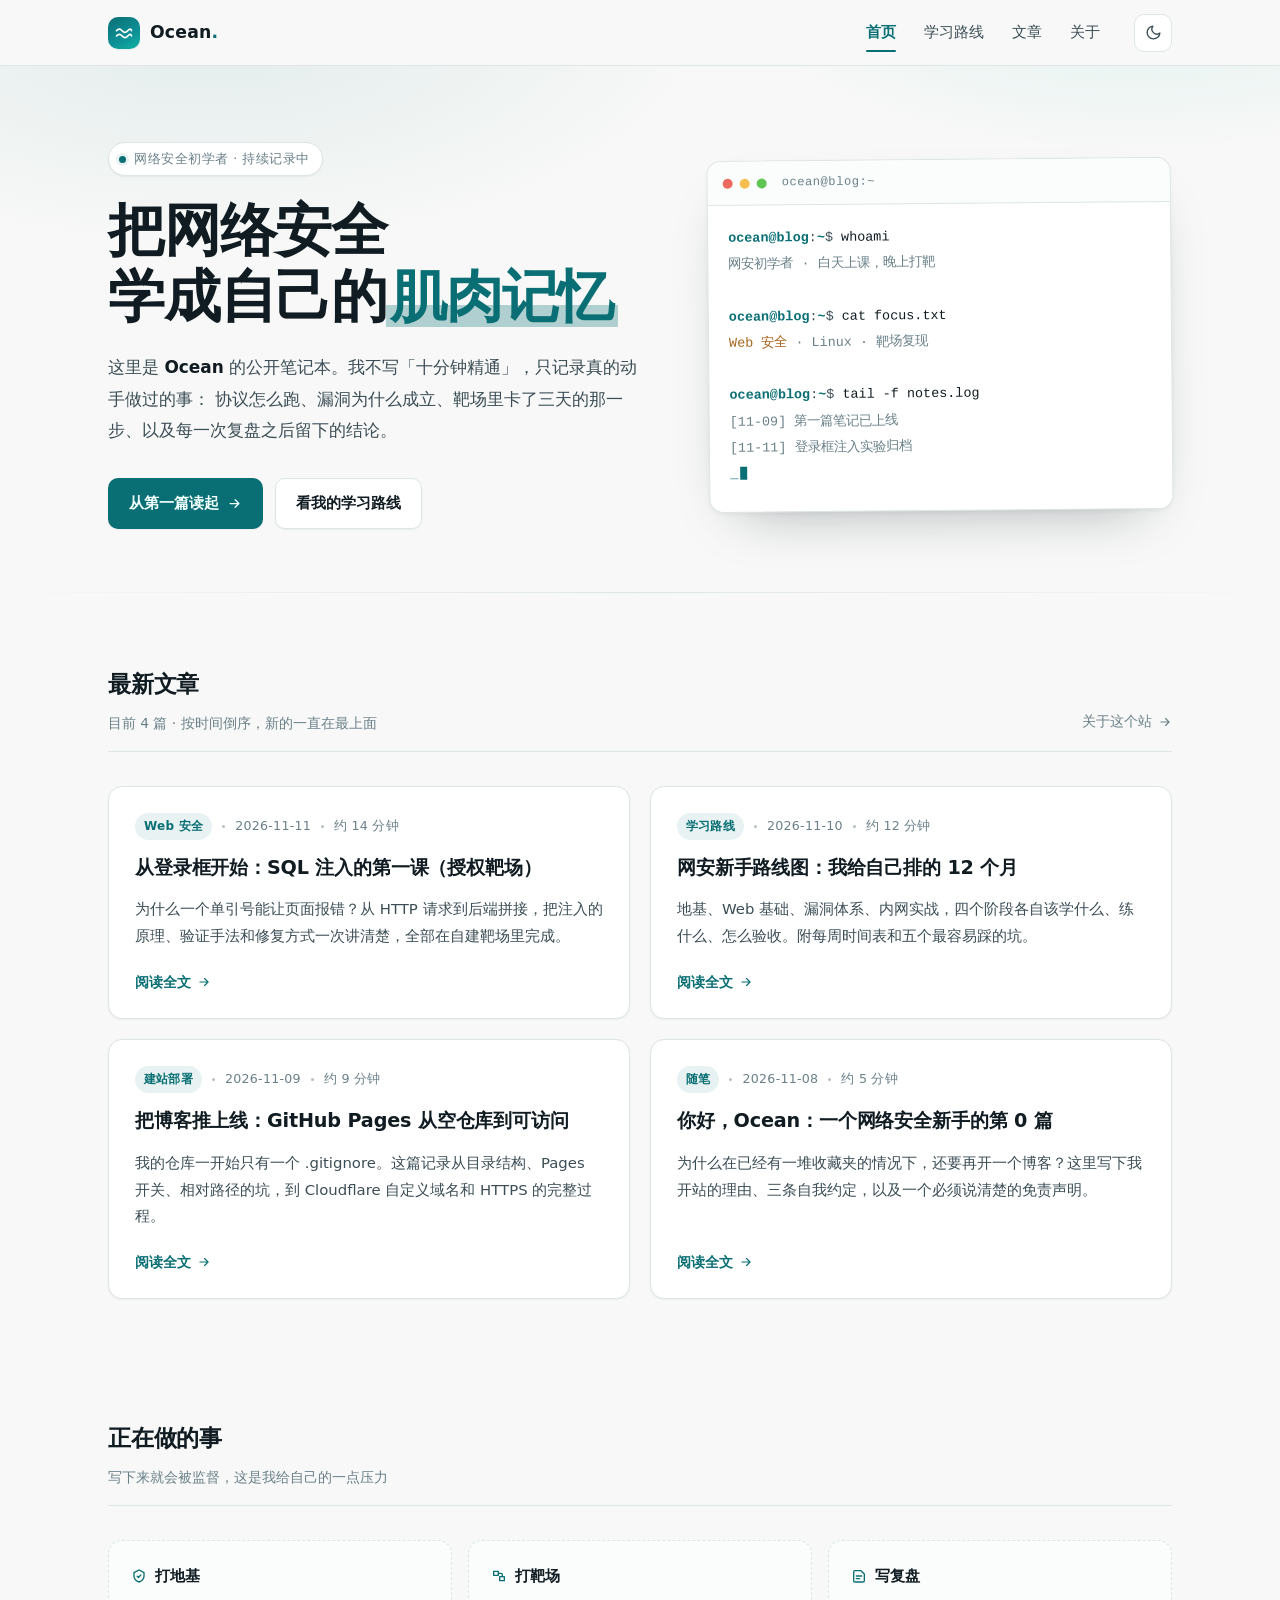
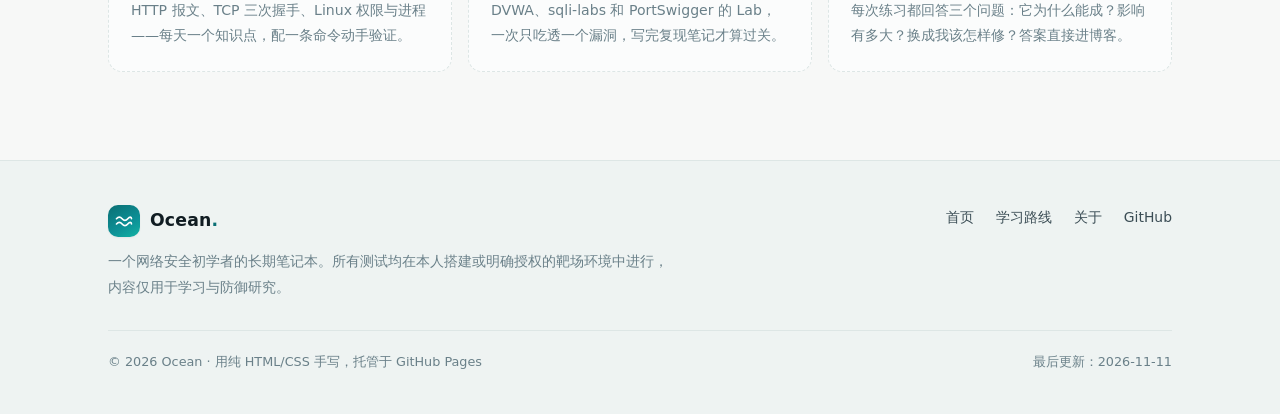
<file: index.html>
<!DOCTYPE html>
<html lang="zh-CN" data-theme="light">
<head>
<meta charset="utf-8">
<meta name="viewport" content="width=device-width, initial-scale=1">
<title>Ocean · 网络安全学习笔记</title>
<meta name="description" content="Ocean 的网络安全学习笔记：协议基础、Web 漏洞、靶场复现与踩坑记录，一个初学者的长期笔记本。">
<meta name="author" content="Ocean">
<meta name="theme-color" content="#0a6f74">
<meta property="og:type" content="website">
<meta property="og:title" content="Ocean · 网络安全学习笔记">
<meta property="og:description" content="一个网络安全初学者的公开笔记本：协议、漏洞、靶场复现与踩坑记录。">
<meta property="og:locale" content="zh_CN">
<link rel="icon" href="assets/img/favicon.svg" type="image/svg+xml">
<link rel="stylesheet" href="assets/css/style.css">
<script>
  (function () {
    try {
      var t = localStorage.getItem('ocean-theme');
      if (!t) t = window.matchMedia('(prefers-color-scheme: dark)').matches ? 'dark' : 'light';
      document.documentElement.setAttribute('data-theme', t);
    } catch (e) {}
  })();
</script>
</head>
<body>
<a class="skip-link" href="#main">跳到正文</a>

<header class="site-header">
  <div class="header-inner">
    <a class="brand" href="index.html" aria-label="Ocean 首页">
      <span class="brand-mark" aria-hidden="true">
        <svg viewBox="0 0 24 24" fill="none" stroke="currentColor" stroke-width="2.2" stroke-linecap="round">
          <path d="M2 9c2.5-3 5-3 7.5 0S14.5 12 17 9s5-3 5 0"/>
          <path d="M2 16c2.5-3 5-3 7.5 0S14.5 19 17 16s5-3 5 0"/>
        </svg>
      </span>
      <span class="brand-text">Ocean<span class="brand-dot">.</span></span>
    </a>

    <button class="nav-toggle" id="navToggle" type="button" aria-expanded="false" aria-controls="siteNav" aria-label="展开导航">
      <svg viewBox="0 0 24 24" fill="none" stroke="currentColor" stroke-width="2" stroke-linecap="round">
        <path d="M4 7h16M4 12h16M4 17h16"/>
      </svg>
    </button>

    <nav class="nav" id="siteNav" aria-label="主导航">
      <a href="index.html" class="is-current">首页</a>
      <a href="posts/security-roadmap.html">学习路线</a>
      <a href="index.html#posts">文章</a>
      <a href="about.html">关于</a>
    </nav>

    <button class="theme-btn" id="themeToggle" type="button" aria-label="切换深色模式">
      <svg class="icon-moon" viewBox="0 0 24 24" fill="none" stroke="currentColor" stroke-width="1.9" stroke-linecap="round" stroke-linejoin="round">
        <path d="M21 12.8A9 9 0 1 1 11.2 3a7 7 0 0 0 9.8 9.8z"/>
      </svg>
      <svg class="icon-sun" viewBox="0 0 24 24" fill="none" stroke="currentColor" stroke-width="1.9" stroke-linecap="round" stroke-linejoin="round">
        <circle cx="12" cy="12" r="4.2"/>
        <path d="M12 2v2.2M12 19.8V22M4.2 4.2l1.6 1.6M18.2 18.2l1.6 1.6M2 12h2.2M19.8 12H22M4.2 19.8l1.6-1.6M18.2 5.8l1.6-1.6"/>
      </svg>
    </button>
  </div>
</header>

<main id="main">

  <!-- Hero -->
  <section class="hero">
    <div class="wrap hero-inner">
      <div class="hero-copy">
        <p class="eyebrow"><span class="dot" aria-hidden="true"></span>网络安全初学者 · 持续记录中</p>
        <h1>把网络安全<br>学成自己的<span class="accent">肌肉记忆</span></h1>
        <p class="hero-sub">
          这里是 <strong>Ocean</strong> 的公开笔记本。我不写「十分钟精通」，只记录真的动手做过的事：
          协议怎么跑、漏洞为什么成立、靶场里卡了三天的那一步、以及每一次复盘之后留下的结论。
        </p>
        <div class="hero-actions">
          <a class="btn" href="posts/hello-ocean.html">
            从第一篇读起
            <svg viewBox="0 0 24 24" fill="none" stroke="currentColor" stroke-width="2" stroke-linecap="round" stroke-linejoin="round" aria-hidden="true">
              <path d="M5 12h13M13 6l6 6-6 6"/>
            </svg>
          </a>
          <a class="btn btn-ghost" href="posts/security-roadmap.html">看我的学习路线</a>
        </div>
      </div>

      <div class="terminal" aria-hidden="true">
        <div class="terminal-bar"><i></i><i></i><i></i><span>ocean@blog:~</span></div>
        <pre class="terminal-body"><span class="t-prompt">ocean@blog</span>:<span class="t-prompt">~</span>$ <span class="t-cmd">whoami</span>
<span class="t-out">网安初学者 · 白天上课，晚上打靶</span>

<span class="t-prompt">ocean@blog</span>:<span class="t-prompt">~</span>$ <span class="t-cmd">cat focus.txt</span>
<span class="t-out"><span class="t-key">Web 安全</span> · Linux · 靶场复现</span>

<span class="t-prompt">ocean@blog</span>:<span class="t-prompt">~</span>$ <span class="t-cmd">tail -f notes.log</span>
<span class="t-out">[11-09] 第一篇笔记已上线</span>
<span class="t-out">[11-11] 登录框注入实验归档</span>
<span class="t-prompt">_</span><span class="caret"></span></pre>
      </div>
    </div>
  </section>

  <!-- 文章列表 -->
  <section class="section" id="posts">
    <div class="wrap">
      <div class="section-head">
        <h2 class="section-title">
          最新文章
          <small>目前 4 篇 · 按时间倒序，新的一直在最上面</small>
        </h2>
        <a class="section-link" href="about.html">
          关于这个站
          <svg viewBox="0 0 24 24" fill="none" stroke="currentColor" stroke-width="2" stroke-linecap="round" stroke-linejoin="round" aria-hidden="true">
            <path d="M5 12h13M13 6l6 6-6 6"/>
          </svg>
        </a>
      </div>

      <div class="post-grid">
        <a class="post-card" href="posts/web-login-lab.html">
          <div class="post-meta">
            <span class="tag">Web 安全</span>
            <span class="sep" aria-hidden="true"></span>
            <time datetime="2026-11-11">2026-11-11</time>
            <span class="sep" aria-hidden="true"></span>
            <span>约 14 分钟</span>
          </div>
          <h3>从登录框开始：SQL 注入的第一课（授权靶场）</h3>
          <p>为什么一个单引号能让页面报错？从 HTTP 请求到后端拼接，把注入的原理、验证手法和修复方式一次讲清楚，全部在自建靶场里完成。</p>
          <span class="card-foot">
            阅读全文
            <svg viewBox="0 0 24 24" fill="none" stroke="currentColor" stroke-width="2" stroke-linecap="round" stroke-linejoin="round" aria-hidden="true">
              <path d="M5 12h13M13 6l6 6-6 6"/>
            </svg>
          </span>
        </a>

        <a class="post-card" href="posts/security-roadmap.html">
          <div class="post-meta">
            <span class="tag">学习路线</span>
            <span class="sep" aria-hidden="true"></span>
            <time datetime="2026-11-10">2026-11-10</time>
            <span class="sep" aria-hidden="true"></span>
            <span>约 12 分钟</span>
          </div>
          <h3>网安新手路线图：我给自己排的 12 个月</h3>
          <p>地基、Web 基础、漏洞体系、内网实战，四个阶段各自该学什么、练什么、怎么验收。附每周时间表和五个最容易踩的坑。</p>
          <span class="card-foot">
            阅读全文
            <svg viewBox="0 0 24 24" fill="none" stroke="currentColor" stroke-width="2" stroke-linecap="round" stroke-linejoin="round" aria-hidden="true">
              <path d="M5 12h13M13 6l6 6-6 6"/>
            </svg>
          </span>
        </a>

        <a class="post-card" href="posts/github-pages-deploy.html">
          <div class="post-meta">
            <span class="tag">建站部署</span>
            <span class="sep" aria-hidden="true"></span>
            <time datetime="2026-11-09">2026-11-09</time>
            <span class="sep" aria-hidden="true"></span>
            <span>约 9 分钟</span>
          </div>
          <h3>把博客推上线：GitHub Pages 从空仓库到可访问</h3>
          <p>我的仓库一开始只有一个 .gitignore。这篇记录从目录结构、Pages 开关、相对路径的坑，到 Cloudflare 自定义域名和 HTTPS 的完整过程。</p>
          <span class="card-foot">
            阅读全文
            <svg viewBox="0 0 24 24" fill="none" stroke="currentColor" stroke-width="2" stroke-linecap="round" stroke-linejoin="round" aria-hidden="true">
              <path d="M5 12h13M13 6l6 6-6 6"/>
            </svg>
          </span>
        </a>

        <a class="post-card" href="posts/hello-ocean.html">
          <div class="post-meta">
            <span class="tag">随笔</span>
            <span class="sep" aria-hidden="true"></span>
            <time datetime="2026-11-08">2026-11-08</time>
            <span class="sep" aria-hidden="true"></span>
            <span>约 5 分钟</span>
          </div>
          <h3>你好，Ocean：一个网络安全新手的第 0 篇</h3>
          <p>为什么在已经有一堆收藏夹的情况下，还要再开一个博客？这里写下我开站的理由、三条自我约定，以及一个必须说清楚的免责声明。</p>
          <span class="card-foot">
            阅读全文
            <svg viewBox="0 0 24 24" fill="none" stroke="currentColor" stroke-width="2" stroke-linecap="round" stroke-linejoin="round" aria-hidden="true">
              <path d="M5 12h13M13 6l6 6-6 6"/>
            </svg>
          </span>
        </a>
      </div>
    </div>
  </section>

  <!-- 正在做的事 -->
  <section class="section tight">
    <div class="wrap">
      <div class="section-head">
        <h2 class="section-title">
          正在做的事
          <small>写下来就会被监督，这是我给自己的一点压力</small>
        </h2>
      </div>
      <div class="focus-strip">
        <div class="focus-item">
          <h4>
            <svg viewBox="0 0 24 24" fill="none" stroke="currentColor" stroke-width="2" stroke-linecap="round" stroke-linejoin="round" aria-hidden="true">
              <path d="M12 3l7.5 4v5c0 4.5-3.2 7.6-7.5 9-4.3-1.4-7.5-4.5-7.5-9V7z"/>
              <path d="M9.2 12.2l2 2 3.6-3.9"/>
            </svg>
            打地基
          </h4>
          <p>HTTP 报文、TCP 三次握手、Linux 权限与进程——每天一个知识点，配一条命令动手验证。</p>
        </div>
        <div class="focus-item">
          <h4>
            <svg viewBox="0 0 24 24" fill="none" stroke="currentColor" stroke-width="2" stroke-linecap="round" stroke-linejoin="round" aria-hidden="true">
              <path d="M4 5h7v6H4zM13 13h7v6h-7z"/>
              <path d="M11 8h4a2 2 0 0 1 2 2v3"/>
            </svg>
            打靶场
          </h4>
          <p>DVWA、sqli-labs 和 PortSwigger 的 Lab，一次只吃透一个漏洞，写完复现笔记才算过关。</p>
        </div>
        <div class="focus-item">
          <h4>
            <svg viewBox="0 0 24 24" fill="none" stroke="currentColor" stroke-width="2" stroke-linecap="round" stroke-linejoin="round" aria-hidden="true">
              <path d="M4 19V6a2 2 0 0 1 2-2h9l5 5v10a2 2 0 0 1-2 2H6a2 2 0 0 1-2-2z"/>
              <path d="M8 12h8M8 16h5"/>
            </svg>
            写复盘
          </h4>
          <p>每次练习都回答三个问题：它为什么能成？影响有多大？换成我该怎样修？答案直接进博客。</p>
        </div>
      </div>
    </div>
  </section>

</main>

<footer class="site-footer">
  <div class="wrap">
    <div class="footer-inner">
      <div class="footer-brand">
        <a class="brand" href="index.html">
          <span class="brand-mark" aria-hidden="true">
            <svg viewBox="0 0 24 24" fill="none" stroke="currentColor" stroke-width="2.2" stroke-linecap="round">
              <path d="M2 9c2.5-3 5-3 7.5 0S14.5 12 17 9s5-3 5 0"/>
              <path d="M2 16c2.5-3 5-3 7.5 0S14.5 19 17 16s5-3 5 0"/>
            </svg>
          </span>
          <span class="brand-text">Ocean<span class="brand-dot">.</span></span>
        </a>
        <p>一个网络安全初学者的长期笔记本。所有测试均在本人搭建或明确授权的靶场环境中进行，内容仅用于学习与防御研究。</p>
      </div>
      <nav class="footer-links" aria-label="页脚导航">
        <a href="index.html">首页</a>
        <a href="posts/security-roadmap.html">学习路线</a>
        <a href="about.html">关于</a>
        <a href="https://github.com/GNOT9178/ocean.github.io" rel="noopener">GitHub</a>
      </nav>
    </div>
    <div class="footer-bottom">
      <span>© <span id="year">2025</span> Ocean · 用纯 HTML/CSS 手写，托管于 GitHub Pages</span>
      <span>最后更新：2026-11-11</span>
    </div>
  </div>
</footer>

<button class="back-top" id="backTop" type="button" aria-label="回到顶部">
  <svg viewBox="0 0 24 24" fill="none" stroke="currentColor" stroke-width="2" stroke-linecap="round" stroke-linejoin="round">
    <path d="M12 19V5M6 11l6-6 6 6"/>
  </svg>
</button>

<script src="assets/js/main.js"></script>
</body>
</html>
</file>
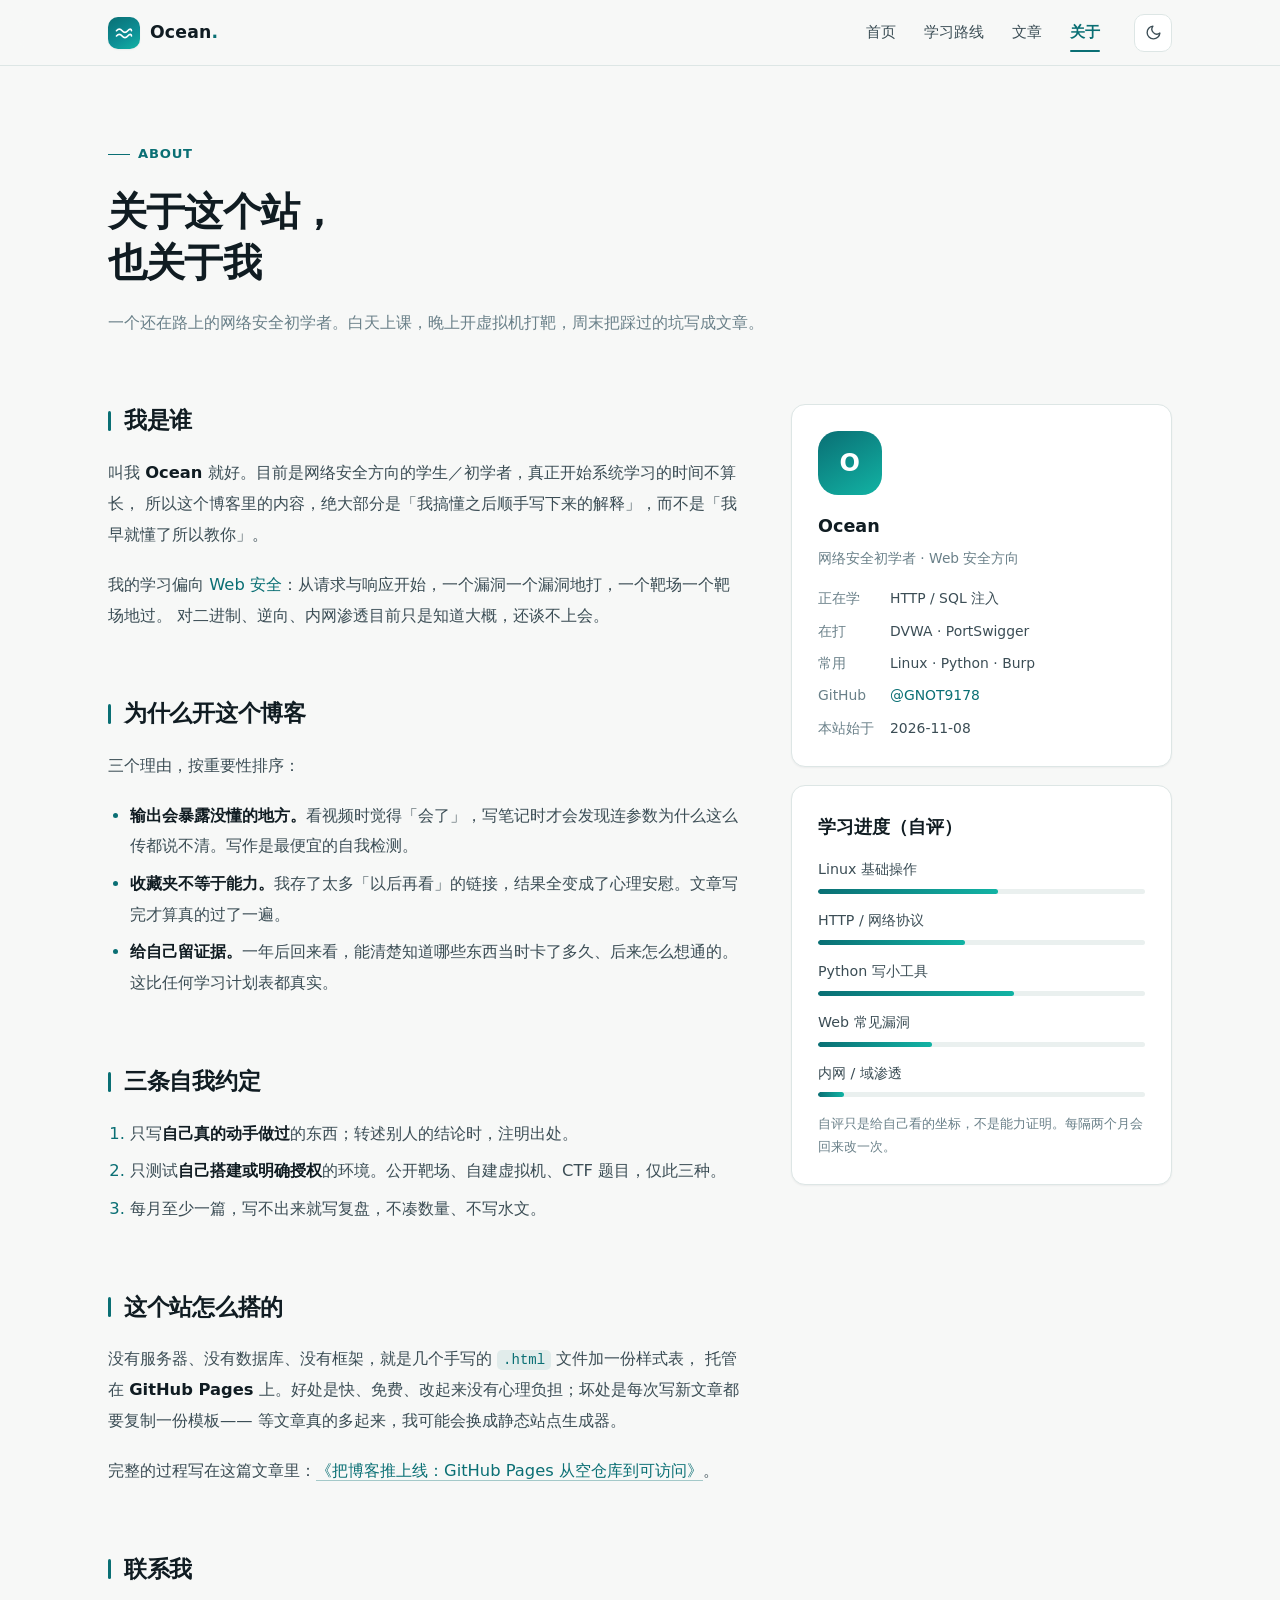
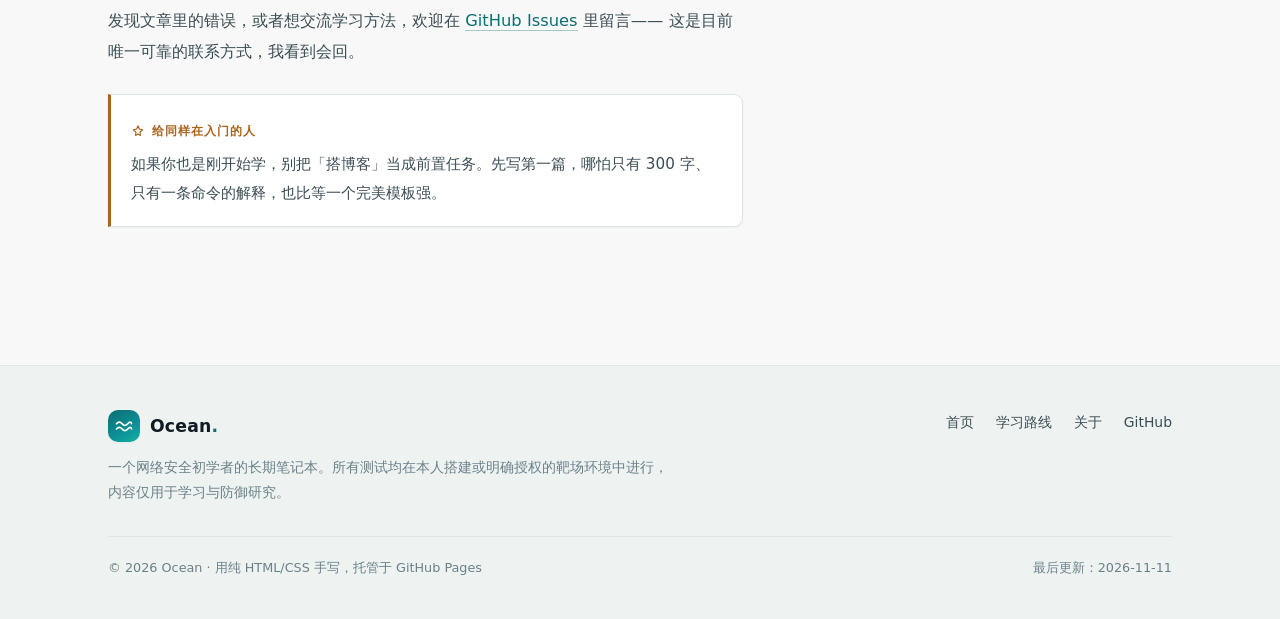
<file: about.html>
<!DOCTYPE html>
<html lang="zh-CN" data-theme="light">
<head>
<meta charset="utf-8">
<meta name="viewport" content="width=device-width, initial-scale=1">
<title>关于 · Ocean</title>
<meta name="description" content="关于 Ocean：一个网络安全初学者，为什么开这个博客，正在学什么，以及联系方式。">
<meta name="author" content="Ocean">
<meta name="theme-color" content="#0a6f74">
<link rel="icon" href="assets/img/favicon.svg" type="image/svg+xml">
<link rel="stylesheet" href="assets/css/style.css">
<script>
  (function () {
    try {
      var t = localStorage.getItem('ocean-theme');
      if (!t) t = window.matchMedia('(prefers-color-scheme: dark)').matches ? 'dark' : 'light';
      document.documentElement.setAttribute('data-theme', t);
    } catch (e) {}
  })();
</script>
</head>
<body>
<a class="skip-link" href="#main">跳到正文</a>

<header class="site-header">
  <div class="header-inner">
    <a class="brand" href="index.html" aria-label="Ocean 首页">
      <span class="brand-mark" aria-hidden="true">
        <svg viewBox="0 0 24 24" fill="none" stroke="currentColor" stroke-width="2.2" stroke-linecap="round">
          <path d="M2 9c2.5-3 5-3 7.5 0S14.5 12 17 9s5-3 5 0"/>
          <path d="M2 16c2.5-3 5-3 7.5 0S14.5 19 17 16s5-3 5 0"/>
        </svg>
      </span>
      <span class="brand-text">Ocean<span class="brand-dot">.</span></span>
    </a>

    <button class="nav-toggle" id="navToggle" type="button" aria-expanded="false" aria-controls="siteNav" aria-label="展开导航">
      <svg viewBox="0 0 24 24" fill="none" stroke="currentColor" stroke-width="2" stroke-linecap="round">
        <path d="M4 7h16M4 12h16M4 17h16"/>
      </svg>
    </button>

    <nav class="nav" id="siteNav" aria-label="主导航">
      <a href="index.html">首页</a>
      <a href="posts/security-roadmap.html">学习路线</a>
      <a href="index.html#posts">文章</a>
      <a href="about.html" class="is-current">关于</a>
    </nav>

    <button class="theme-btn" id="themeToggle" type="button" aria-label="切换深色模式">
      <svg class="icon-moon" viewBox="0 0 24 24" fill="none" stroke="currentColor" stroke-width="1.9" stroke-linecap="round" stroke-linejoin="round">
        <path d="M21 12.8A9 9 0 1 1 11.2 3a7 7 0 0 0 9.8 9.8z"/>
      </svg>
      <svg class="icon-sun" viewBox="0 0 24 24" fill="none" stroke="currentColor" stroke-width="1.9" stroke-linecap="round" stroke-linejoin="round">
        <circle cx="12" cy="12" r="4.2"/>
        <path d="M12 2v2.2M12 19.8V22M4.2 4.2l1.6 1.6M18.2 18.2l1.6 1.6M2 12h2.2M19.8 12H22M4.2 19.8l1.6-1.6M18.2 5.8l1.6-1.6"/>
      </svg>
    </button>
  </div>
</header>

<main id="main">
  <section class="about-hero">
    <div class="wrap">
      <p class="kicker">About</p>
      <h1 class="article-title" style="max-width: 22em;">关于这个站，<br>也关于我</h1>
      <p class="article-deck" style="max-width: 42em;">
        一个还在路上的网络安全初学者。白天上课，晚上开虚拟机打靶，周末把踩过的坑写成文章。
      </p>
    </div>
  </section>

  <section class="section" style="padding-top: 24px;">
    <div class="wrap about-grid">
      <div class="prose">
        <h2 id="who">我是谁</h2>
        <p>
          叫我 <strong>Ocean</strong> 就好。目前是网络安全方向的学生／初学者，真正开始系统学习的时间不算长，
          所以这个博客里的内容，绝大部分是「我搞懂之后顺手写下来的解释」，而不是「我早就懂了所以教你」。
        </p>
        <p>
          我的学习偏向 <em>Web 安全</em>：从请求与响应开始，一个漏洞一个漏洞地打，一个靶场一个靶场地过。
          对二进制、逆向、内网渗透目前只是知道大概，还谈不上会。
        </p>

        <h2 id="why">为什么开这个博客</h2>
        <p>三个理由，按重要性排序：</p>
        <ul>
          <li><strong>输出会暴露没懂的地方。</strong>看视频时觉得「会了」，写笔记时才会发现连参数为什么这么传都说不清。写作是最便宜的自我检测。</li>
          <li><strong>收藏夹不等于能力。</strong>我存了太多「以后再看」的链接，结果全变成了心理安慰。文章写完才算真的过了一遍。</li>
          <li><strong>给自己留证据。</strong>一年后回来看，能清楚知道哪些东西当时卡了多久、后来怎么想通的。这比任何学习计划表都真实。</li>
        </ul>

        <h2 id="rules">三条自我约定</h2>
        <ol>
          <li>只写<strong>自己真的动手做过</strong>的东西；转述别人的结论时，注明出处。</li>
          <li>只测试<strong>自己搭建或明确授权</strong>的环境。公开靶场、自建虚拟机、CTF 题目，仅此三种。</li>
          <li>每月至少一篇，写不出来就写复盘，不凑数量、不写水文。</li>
        </ol>

        <h2 id="stack">这个站怎么搭的</h2>
        <p>
          没有服务器、没有数据库、没有框架，就是几个手写的 <code>.html</code> 文件加一份样式表，
          托管在 <strong>GitHub Pages</strong> 上。好处是快、免费、改起来没有心理负担；坏处是每次写新文章都要复制一份模板——
          等文章真的多起来，我可能会换成静态站点生成器。
        </p>
        <p>
          完整的过程写在这篇文章里：<a href="posts/github-pages-deploy.html">《把博客推上线：GitHub Pages 从空仓库到可访问》</a>。
        </p>

        <h2 id="contact">联系我</h2>
        <p>
          发现文章里的错误，或者想交流学习方法，欢迎在
          <a href="https://github.com/GNOT9178/ocean.github.io/issues" rel="noopener">GitHub Issues</a> 里留言——
          这是目前唯一可靠的联系方式，我看到会回。
        </p>

        <div class="callout tip">
          <p class="callout-label">
            <svg viewBox="0 0 24 24" fill="none" stroke="currentColor" stroke-width="2" stroke-linecap="round" stroke-linejoin="round" aria-hidden="true">
              <path d="M12 3l2.2 5.6L20 10l-4.4 3.7.5 6-4.1-2.5L7.9 19.7l.5-6L4 10l5.8-1.4z"/>
            </svg>
            给同样在入门的人
          </p>
          <p>如果你也是刚开始学，别把「搭博客」当成前置任务。先写第一篇，哪怕只有 300 字、只有一条命令的解释，也比等一个完美模板强。</p>
        </div>
      </div>

      <aside>
        <div class="profile-card">
          <div class="avatar-lg" aria-hidden="true">O</div>
          <h3>Ocean</h3>
          <p class="role">网络安全初学者 · Web 安全方向</p>
          <dl>
            <dt>正在学</dt><dd>HTTP / SQL 注入</dd>
            <dt>在打</dt><dd>DVWA · PortSwigger</dd>
            <dt>常用</dt><dd>Linux · Python · Burp</dd>
            <dt>GitHub</dt><dd><a href="https://github.com/GNOT9178" rel="noopener">@GNOT9178</a></dd>
            <dt>本站始于</dt><dd>2026-11-08</dd>
          </dl>
        </div>

        <div class="profile-card" style="margin-top: 18px;">
          <h3 style="margin-bottom: 14px;">学习进度（自评）</h3>
          <ul class="skill-list">
            <li>Linux 基础操作<span class="bar"><i style="width: 55%"></i></span></li>
            <li>HTTP / 网络协议<span class="bar"><i style="width: 45%"></i></span></li>
            <li>Python 写小工具<span class="bar"><i style="width: 60%"></i></span></li>
            <li>Web 常见漏洞<span class="bar"><i style="width: 35%"></i></span></li>
            <li>内网 / 域渗透<span class="bar"><i style="width: 8%"></i></span></li>
          </ul>
          <p style="margin: 16px 0 0; color: var(--muted); font-size: 0.8rem; line-height: 1.75;">
            自评只是给自己看的坐标，不是能力证明。每隔两个月会回来改一次。
          </p>
        </div>
      </aside>
    </div>
  </section>
</main>

<footer class="site-footer">
  <div class="wrap">
    <div class="footer-inner">
      <div class="footer-brand">
        <a class="brand" href="index.html">
          <span class="brand-mark" aria-hidden="true">
            <svg viewBox="0 0 24 24" fill="none" stroke="currentColor" stroke-width="2.2" stroke-linecap="round">
              <path d="M2 9c2.5-3 5-3 7.5 0S14.5 12 17 9s5-3 5 0"/>
              <path d="M2 16c2.5-3 5-3 7.5 0S14.5 19 17 16s5-3 5 0"/>
            </svg>
          </span>
          <span class="brand-text">Ocean<span class="brand-dot">.</span></span>
        </a>
        <p>一个网络安全初学者的长期笔记本。所有测试均在本人搭建或明确授权的靶场环境中进行，内容仅用于学习与防御研究。</p>
      </div>
      <nav class="footer-links" aria-label="页脚导航">
        <a href="index.html">首页</a>
        <a href="posts/security-roadmap.html">学习路线</a>
        <a href="about.html">关于</a>
        <a href="https://github.com/GNOT9178/ocean.github.io" rel="noopener">GitHub</a>
      </nav>
    </div>
    <div class="footer-bottom">
      <span>© <span id="year">2025</span> Ocean · 用纯 HTML/CSS 手写，托管于 GitHub Pages</span>
      <span>最后更新：2026-11-11</span>
    </div>
  </div>
</footer>

<button class="back-top" id="backTop" type="button" aria-label="回到顶部">
  <svg viewBox="0 0 24 24" fill="none" stroke="currentColor" stroke-width="2" stroke-linecap="round" stroke-linejoin="round">
    <path d="M12 19V5M6 11l6-6 6 6"/>
  </svg>
</button>

<script src="assets/js/main.js"></script>
</body>
</html>
</file>
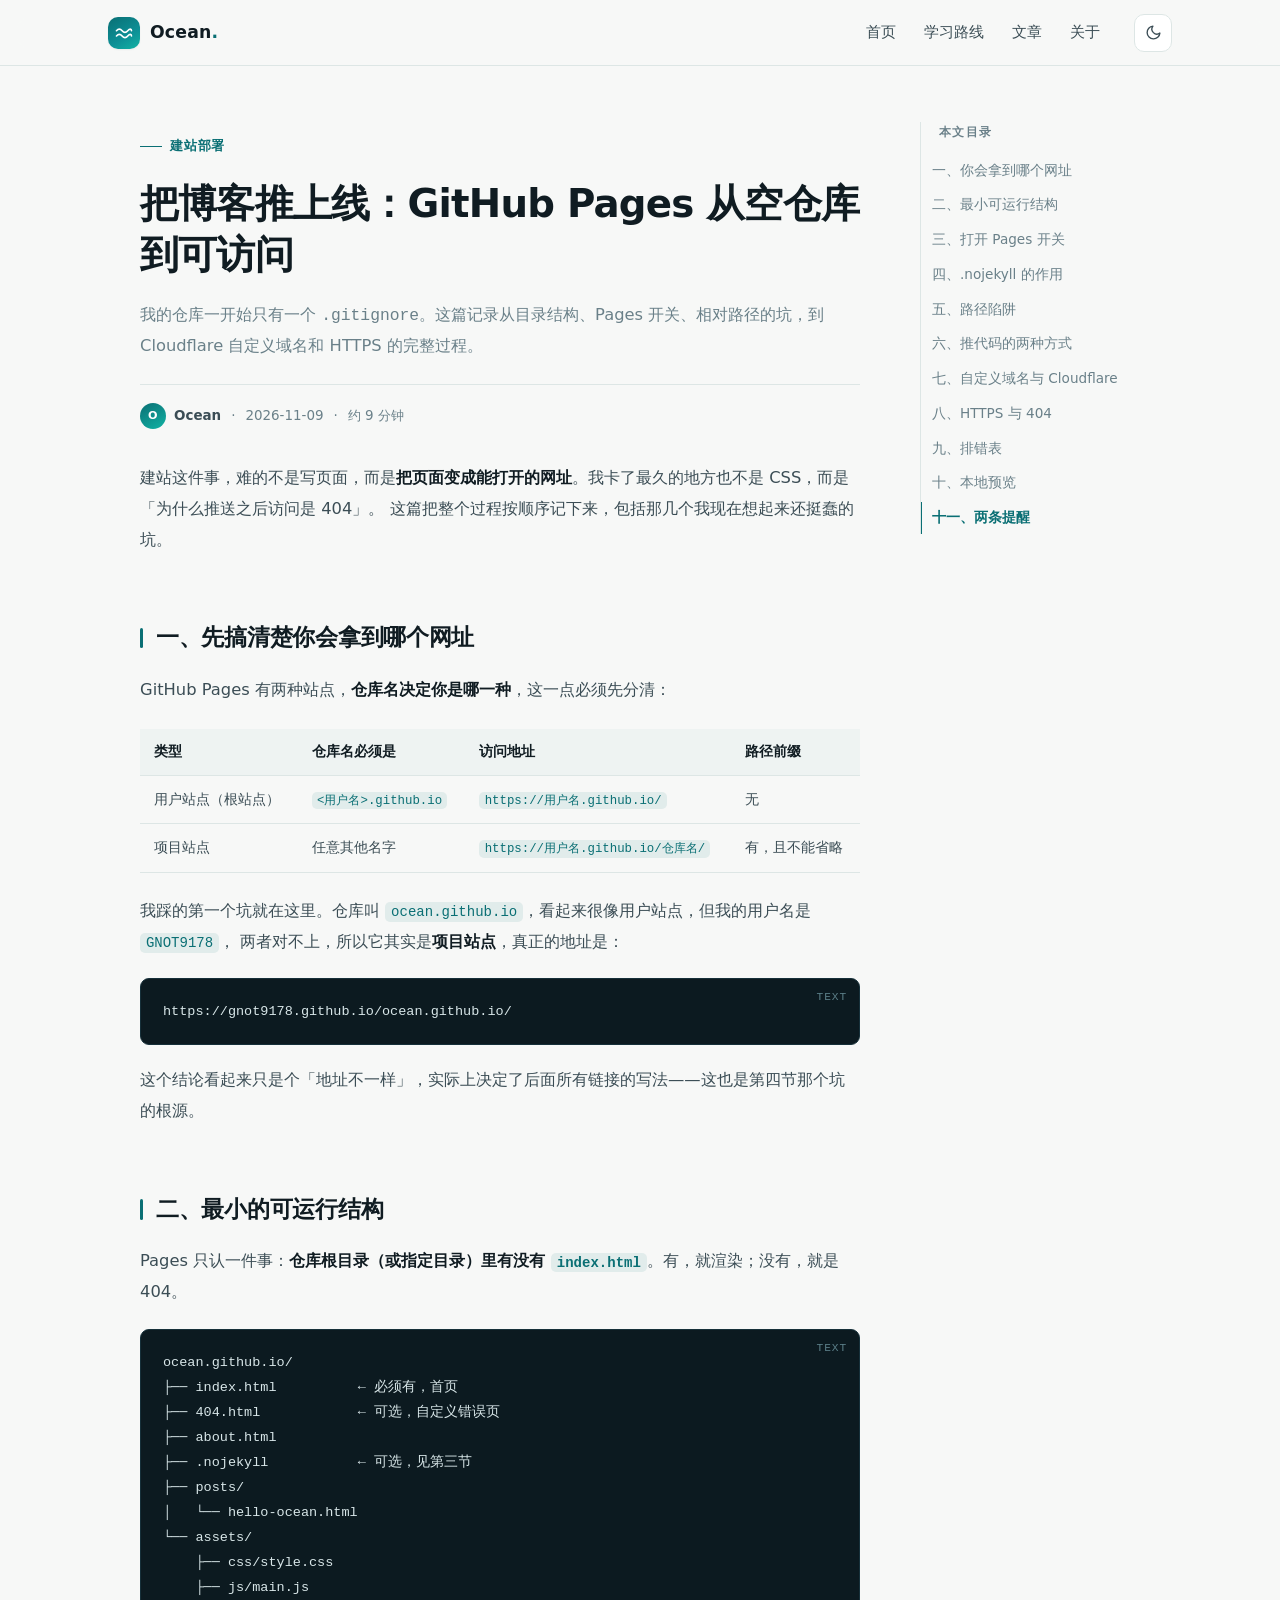
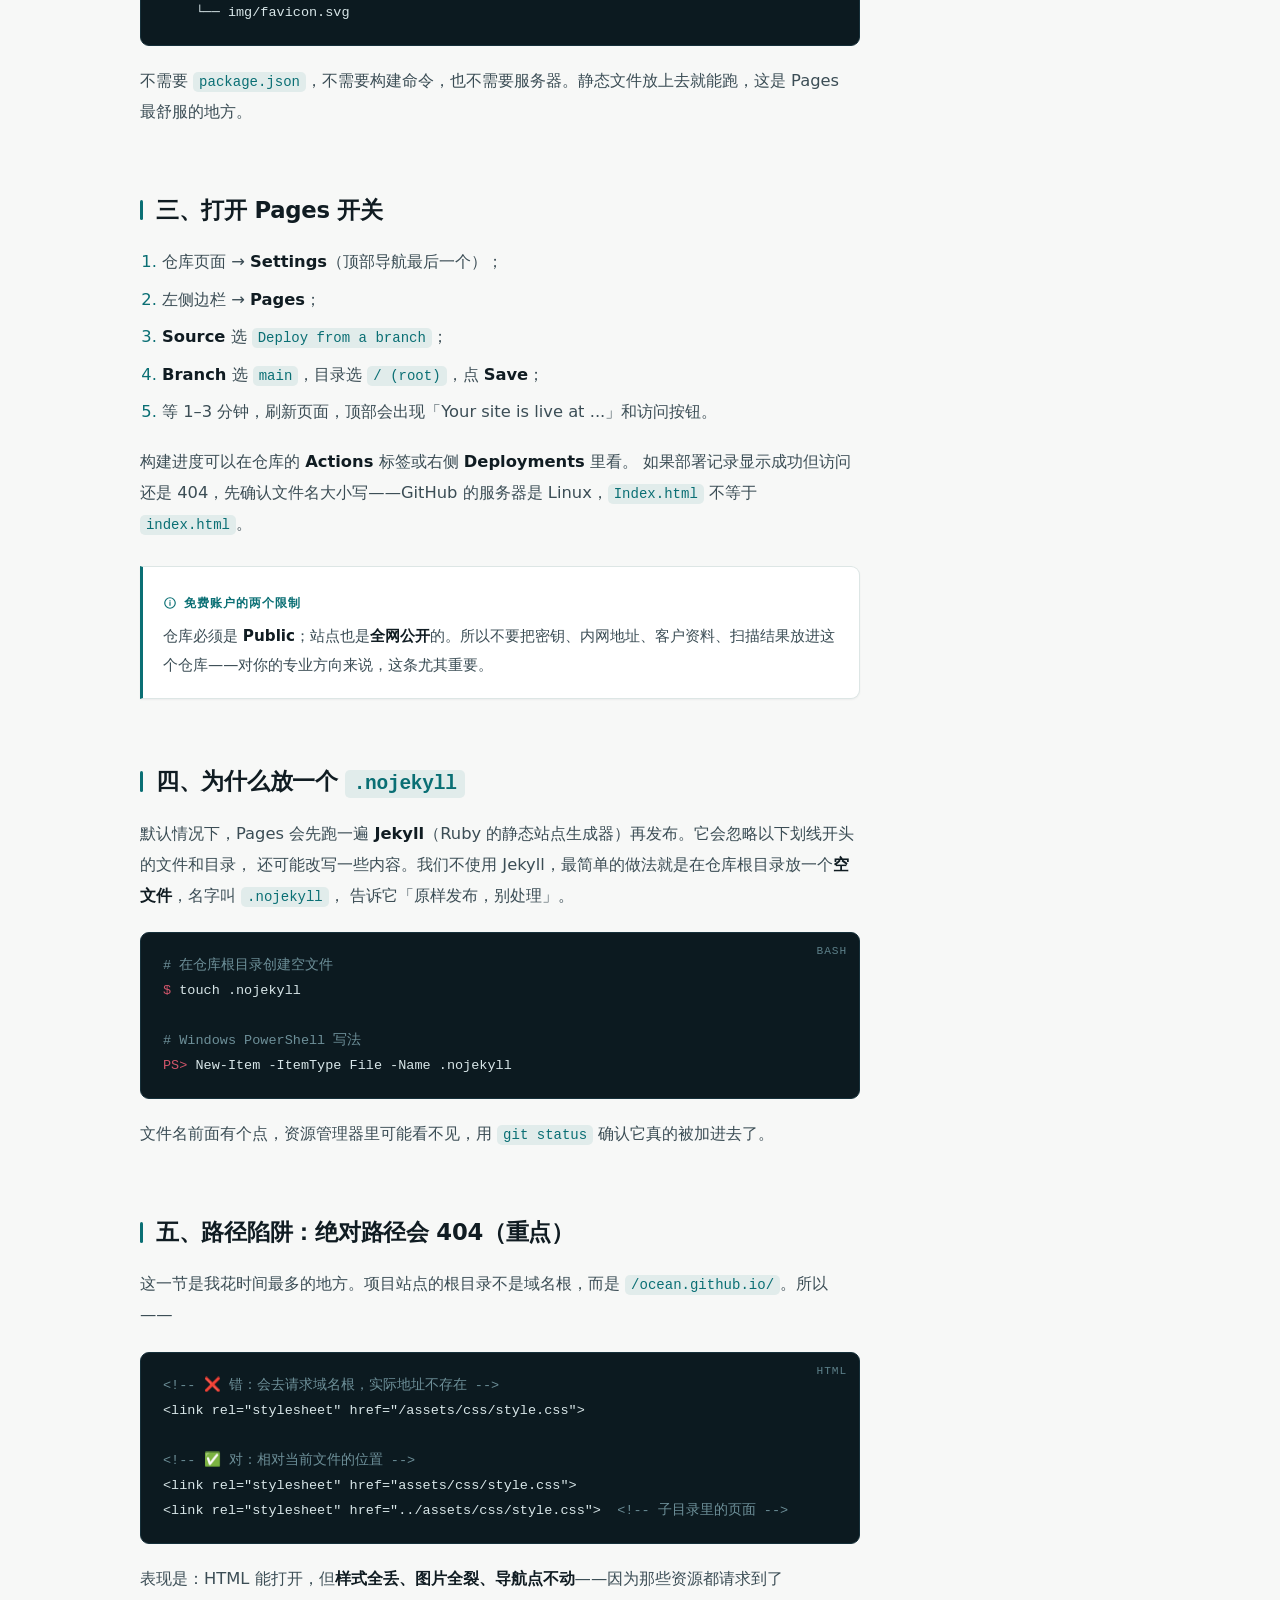
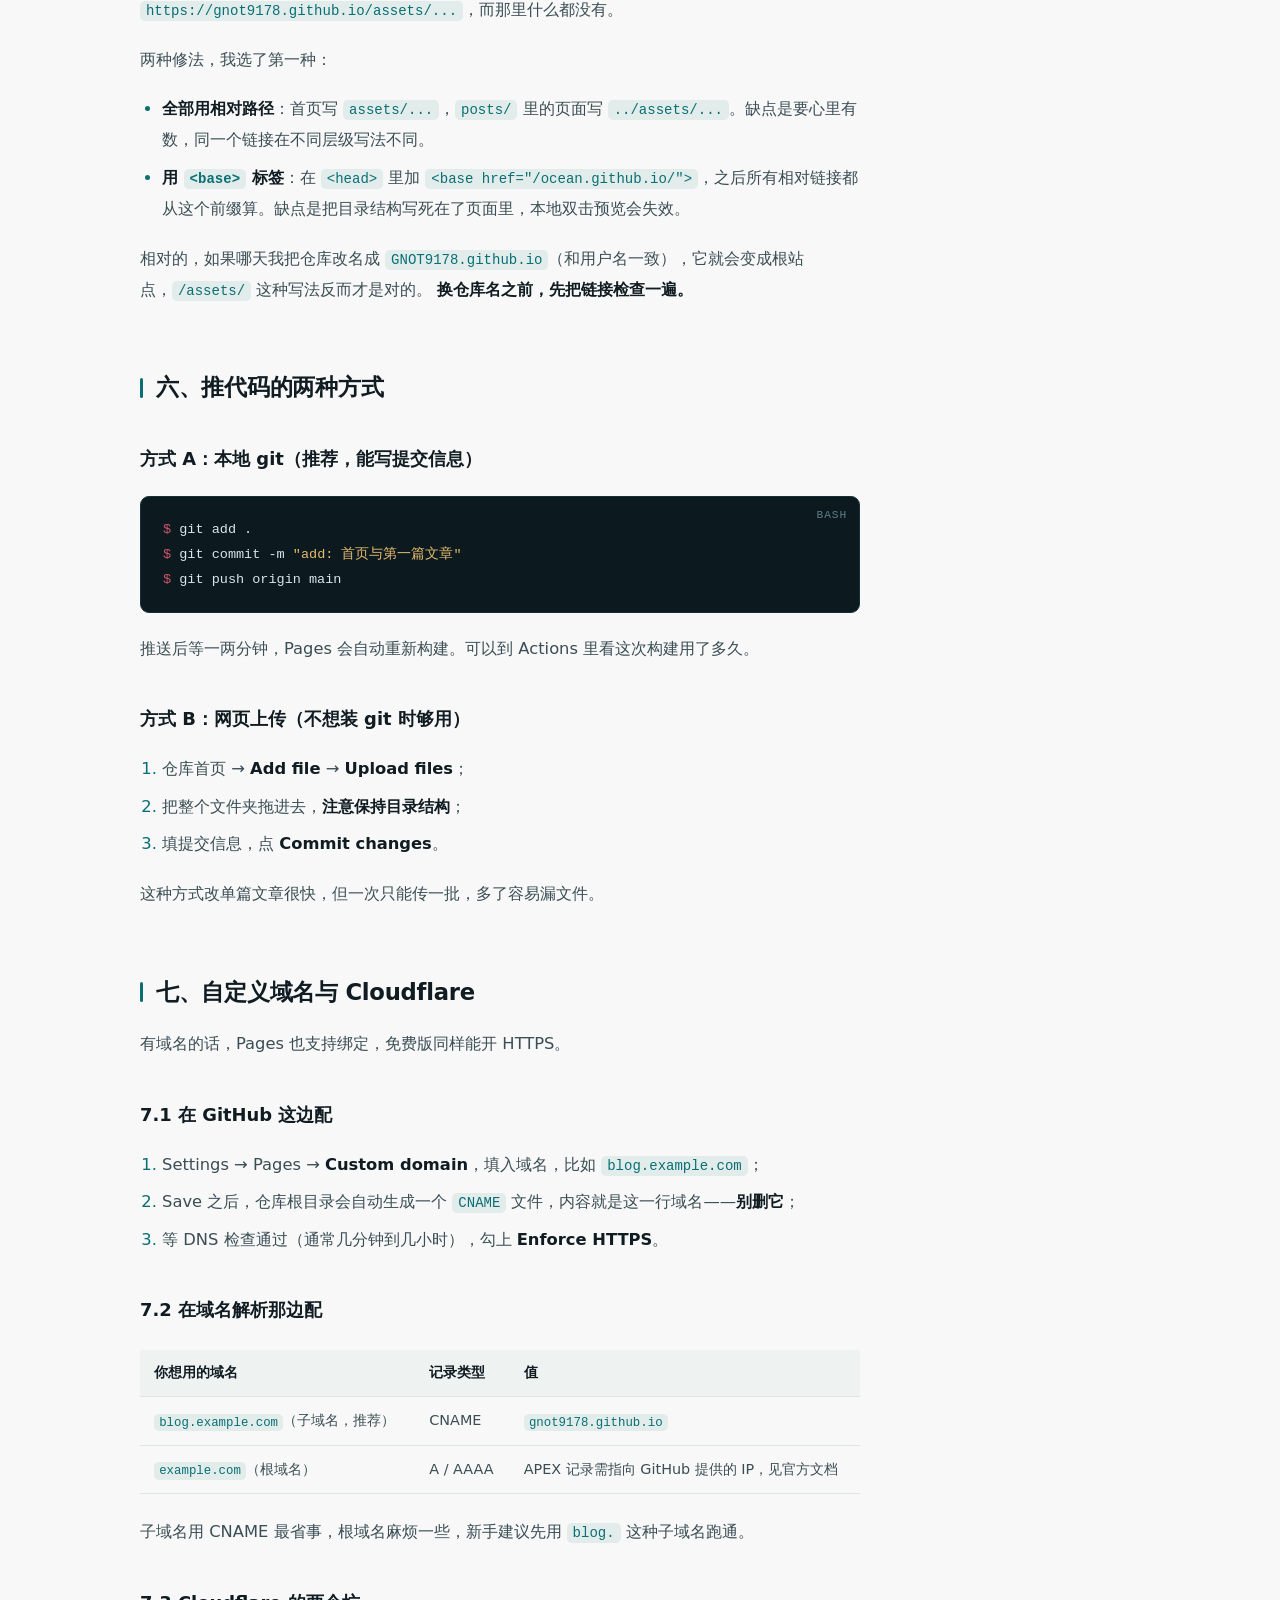
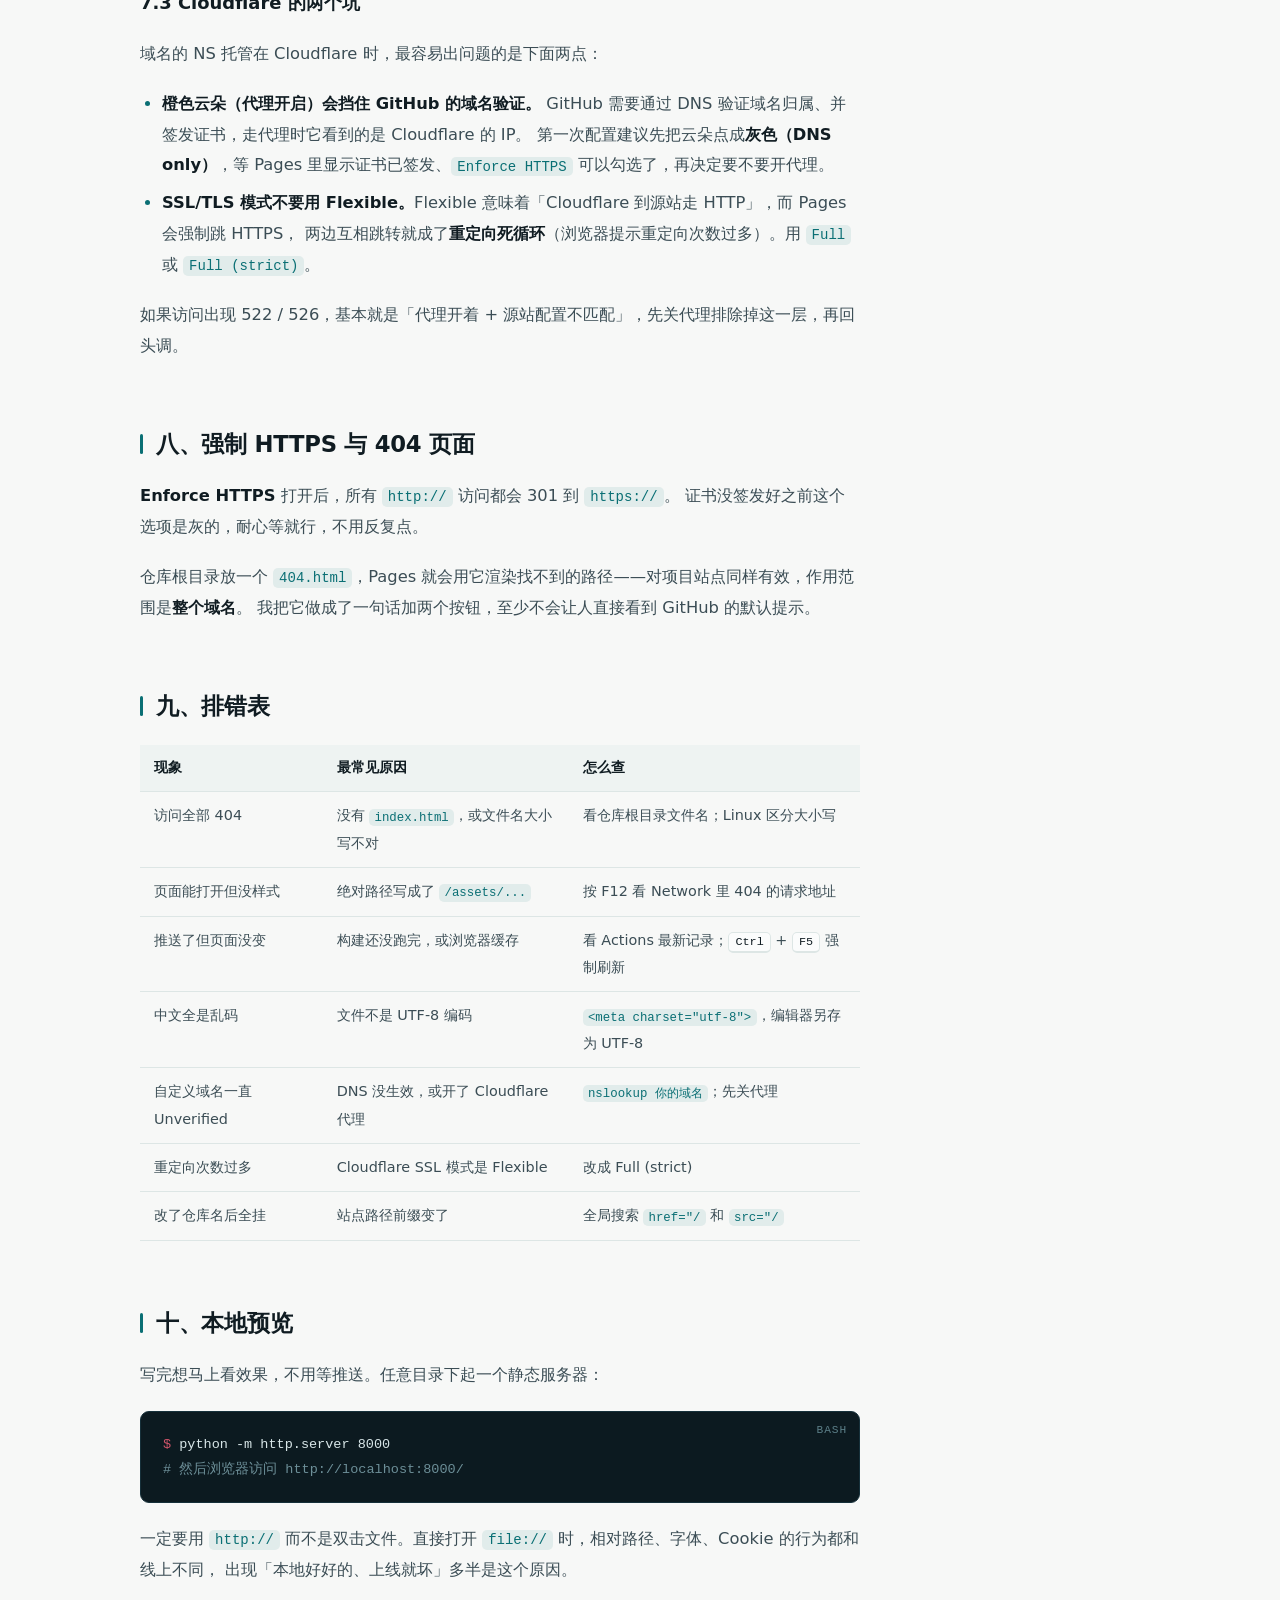
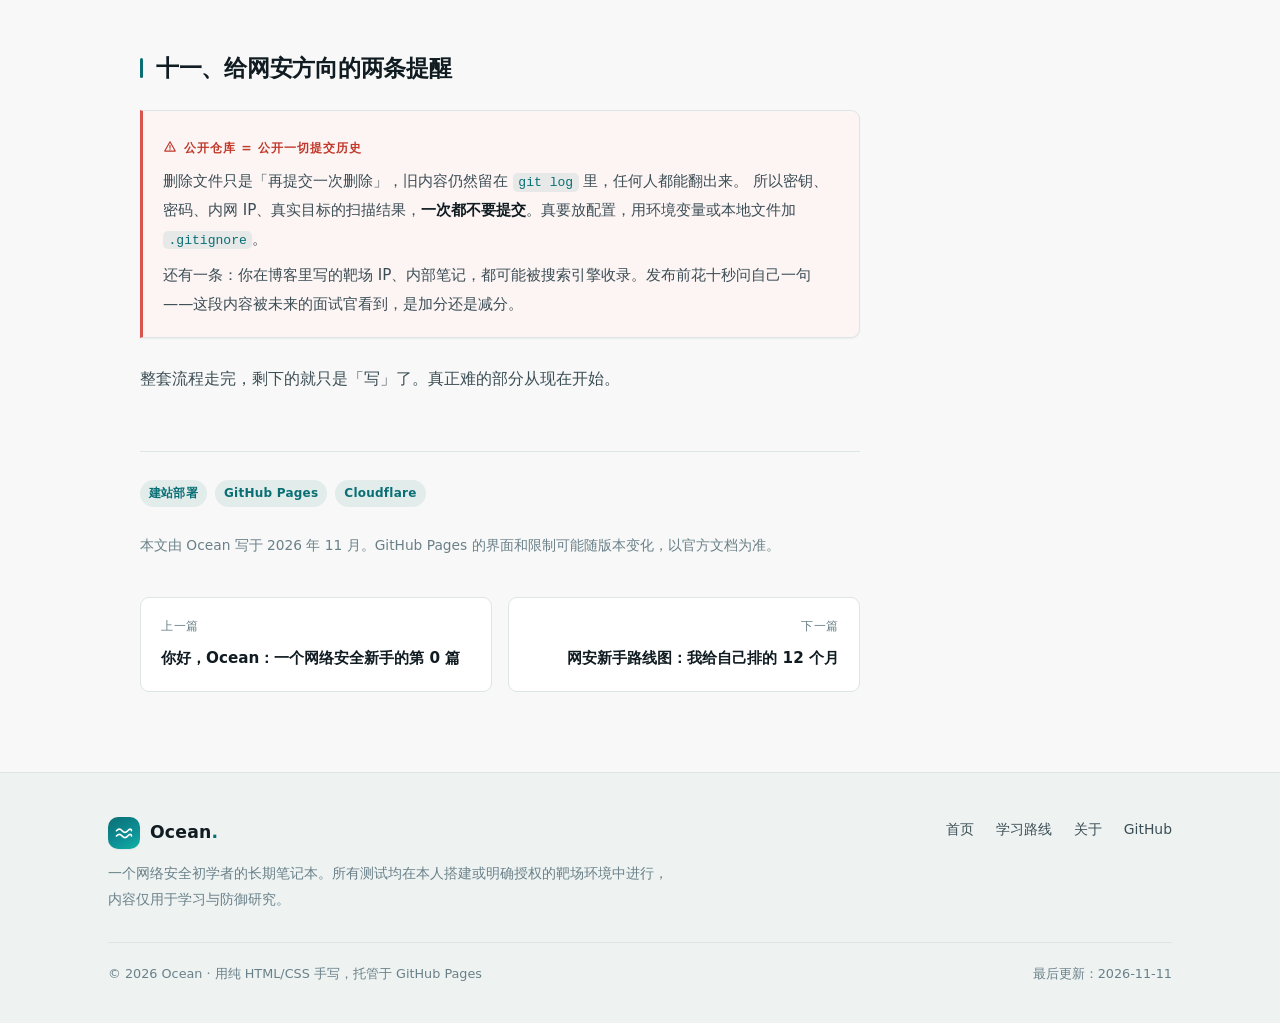
<file: posts/github-pages-deploy.html>
<!DOCTYPE html>
<html lang="zh-CN" data-theme="light">
<head>
<meta charset="utf-8">
<meta name="viewport" content="width=device-width, initial-scale=1">
<title>把博客推上线：GitHub Pages 从空仓库到可访问 · Ocean</title>
<meta name="description" content="GitHub Pages 完整部署记录：仓库命名与访问路径、相对路径陷阱、.nojekyll、自定义域名与 Cloudflare、HTTPS 与排错表。">
<meta name="author" content="Ocean">
<meta name="theme-color" content="#0a6f74">
<meta property="og:type" content="article">
<meta property="og:title" content="把博客推上线：GitHub Pages 从空仓库到可访问">
<meta property="og:description" content="我的仓库一开始只有一个 .gitignore。这篇记录从目录结构、Pages 开关、相对路径的坑，到 Cloudflare 自定义域名和 HTTPS 的完整过程。">
<link rel="icon" href="../assets/img/favicon.svg" type="image/svg+xml">
<link rel="stylesheet" href="../assets/css/style.css">
<script>
  (function () {
    try {
      var t = localStorage.getItem('ocean-theme');
      if (!t) t = window.matchMedia('(prefers-color-scheme: dark)').matches ? 'dark' : 'light';
      document.documentElement.setAttribute('data-theme', t);
    } catch (e) {}
  })();
</script>
</head>
<body>
<a class="skip-link" href="#main">跳到正文</a>
<div class="progress" aria-hidden="true"><span id="progressBar"></span></div>

<header class="site-header">
  <div class="header-inner">
    <a class="brand" href="../index.html" aria-label="Ocean 首页">
      <span class="brand-mark" aria-hidden="true">
        <svg viewBox="0 0 24 24" fill="none" stroke="currentColor" stroke-width="2.2" stroke-linecap="round">
          <path d="M2 9c2.5-3 5-3 7.5 0S14.5 12 17 9s5-3 5 0"/>
          <path d="M2 16c2.5-3 5-3 7.5 0S14.5 19 17 16s5-3 5 0"/>
        </svg>
      </span>
      <span class="brand-text">Ocean<span class="brand-dot">.</span></span>
    </a>
    <button class="nav-toggle" id="navToggle" type="button" aria-expanded="false" aria-controls="siteNav" aria-label="展开导航">
      <svg viewBox="0 0 24 24" fill="none" stroke="currentColor" stroke-width="2" stroke-linecap="round">
        <path d="M4 7h16M4 12h16M4 17h16"/>
      </svg>
    </button>
    <nav class="nav" id="siteNav" aria-label="主导航">
      <a href="../index.html">首页</a>
      <a href="security-roadmap.html">学习路线</a>
      <a href="../index.html#posts">文章</a>
      <a href="../about.html">关于</a>
    </nav>
    <button class="theme-btn" id="themeToggle" type="button" aria-label="切换深色模式">
      <svg class="icon-moon" viewBox="0 0 24 24" fill="none" stroke="currentColor" stroke-width="1.9" stroke-linecap="round" stroke-linejoin="round">
        <path d="M21 12.8A9 9 0 1 1 11.2 3a7 7 0 0 0 9.8 9.8z"/>
      </svg>
      <svg class="icon-sun" viewBox="0 0 24 24" fill="none" stroke="currentColor" stroke-width="1.9" stroke-linecap="round" stroke-linejoin="round">
        <circle cx="12" cy="12" r="4.2"/>
        <path d="M12 2v2.2M12 19.8V22M4.2 4.2l1.6 1.6M18.2 18.2l1.6 1.6M2 12h2.2M19.8 12H22M4.2 19.8l1.6-1.6M18.2 5.8l1.6-1.6"/>
      </svg>
    </button>
  </div>
</header>

<main id="main">
  <div class="wrap">
    <div class="article-shell">
      <article>
        <header class="article-head">
          <p class="kicker">建站部署</p>
          <h1 class="article-title">把博客推上线：GitHub Pages 从空仓库到可访问</h1>
          <p class="article-deck">我的仓库一开始只有一个 <code>.gitignore</code>。这篇记录从目录结构、Pages 开关、相对路径的坑，到 Cloudflare 自定义域名和 HTTPS 的完整过程。</p>
          <div class="article-meta">
            <span class="author"><span class="avatar">O</span>Ocean</span>
            <span class="sep" aria-hidden="true">·</span>
            <time datetime="2026-11-09">2026-11-09</time>
            <span class="sep" aria-hidden="true">·</span>
            <span>约 9 分钟</span>
          </div>
        </header>

        <div class="prose">
          <p>
            建站这件事，难的不是写页面，而是<strong>把页面变成能打开的网址</strong>。我卡了最久的地方也不是 CSS，而是「为什么推送之后访问是 404」。
            这篇把整个过程按顺序记下来，包括那几个我现在想起来还挺蠢的坑。
          </p>

          <h2 id="url">一、先搞清楚你会拿到哪个网址</h2>
          <p>GitHub Pages 有两种站点，<strong>仓库名决定你是哪一种</strong>，这一点必须先分清：</p>
          <table>
            <thead>
              <tr><th>类型</th><th>仓库名必须是</th><th>访问地址</th><th>路径前缀</th></tr>
            </thead>
            <tbody>
              <tr>
                <td>用户站点（根站点）</td>
                <td><code>&lt;用户名&gt;.github.io</code></td>
                <td><code>https://用户名.github.io/</code></td>
                <td>无</td>
              </tr>
              <tr>
                <td>项目站点</td>
                <td>任意其他名字</td>
                <td><code>https://用户名.github.io/仓库名/</code></td>
                <td>有，且不能省略</td>
              </tr>
            </tbody>
          </table>
          <p>
            我踩的第一个坑就在这里。仓库叫 <code>ocean.github.io</code>，看起来很像用户站点，但我的用户名是 <code>GNOT9178</code>，
            两者对不上，所以它其实是<strong>项目站点</strong>，真正的地址是：
          </p>
          <pre><span class="lang">text</span><code>https://gnot9178.github.io/ocean.github.io/</code></pre>
          <p>
            这个结论看起来只是个「地址不一样」，实际上决定了后面所有链接的写法——这也是第四节那个坑的根源。
          </p>

          <h2 id="structure">二、最小的可运行结构</h2>
          <p>Pages 只认一件事：<strong>仓库根目录（或指定目录）里有没有 <code>index.html</code></strong>。有，就渲染；没有，就是 404。</p>
          <pre><span class="lang">text</span><code>ocean.github.io/
├── index.html          ← 必须有，首页
├── 404.html            ← 可选，自定义错误页
├── about.html
├── .nojekyll           ← 可选，见第三节
├── posts/
│   └── hello-ocean.html
└── assets/
    ├── css/style.css
    ├── js/main.js
    └── img/favicon.svg</code></pre>
          <p>不需要 <code>package.json</code>，不需要构建命令，也不需要服务器。静态文件放上去就能跑，这是 Pages 最舒服的地方。</p>

          <h2 id="enable">三、打开 Pages 开关</h2>
          <ol>
            <li>仓库页面 → <strong>Settings</strong>（顶部导航最后一个）；</li>
            <li>左侧边栏 → <strong>Pages</strong>；</li>
            <li><strong>Source</strong> 选 <code>Deploy from a branch</code>；</li>
            <li><strong>Branch</strong> 选 <code>main</code>，目录选 <code>/ (root)</code>，点 <strong>Save</strong>；</li>
            <li>等 1–3 分钟，刷新页面，顶部会出现「Your site is live at ...」和访问按钮。</li>
          </ol>
          <p>
            构建进度可以在仓库的 <strong>Actions</strong> 标签或右侧 <strong>Deployments</strong> 里看。
            如果部署记录显示成功但访问还是 404，先确认文件名大小写——GitHub 的服务器是 Linux，<code>Index.html</code> 不等于 <code>index.html</code>。
          </p>
          <div class="callout">
            <p class="callout-label">
              <svg viewBox="0 0 24 24" fill="none" stroke="currentColor" stroke-width="2" stroke-linecap="round" stroke-linejoin="round" aria-hidden="true">
                <circle cx="12" cy="12" r="9"/><path d="M12 11v5M12 8v.4"/>
              </svg>
              免费账户的两个限制
            </p>
            <p>仓库必须是 <strong>Public</strong>；站点也是<strong>全网公开</strong>的。所以不要把密钥、内网地址、客户资料、扫描结果放进这个仓库——对你的专业方向来说，这条尤其重要。</p>
          </div>

          <h2 id="nojekyll">四、为什么放一个 <code>.nojekyll</code></h2>
          <p>
            默认情况下，Pages 会先跑一遍 <strong>Jekyll</strong>（Ruby 的静态站点生成器）再发布。它会忽略以下划线开头的文件和目录，
            还可能改写一些内容。我们不使用 Jekyll，最简单的做法就是在仓库根目录放一个<strong>空文件</strong>，名字叫 <code>.nojekyll</code>，
            告诉它「原样发布，别处理」。
          </p>
          <pre><span class="lang">bash</span><code><span class="c"># 在仓库根目录创建空文件</span>
<span class="p">$</span> touch .nojekyll

<span class="c"># Windows PowerShell 写法</span>
<span class="p">PS&gt;</span> New-Item -ItemType File -Name .nojekyll</code></pre>
          <p>文件名前面有个点，资源管理器里可能看不见，用 <code>git status</code> 确认它真的被加进去了。</p>

          <h2 id="paths">五、路径陷阱：绝对路径会 404（重点）</h2>
          <p>
            这一节是我花时间最多的地方。项目站点的根目录不是域名根，而是 <code>/ocean.github.io/</code>。所以——
          </p>
          <pre><span class="lang">html</span><code><span class="c">&lt;!-- ❌ 错：会去请求域名根，实际地址不存在 --&gt;</span>
&lt;link rel="stylesheet" href="/assets/css/style.css"&gt;

<span class="c">&lt;!-- ✅ 对：相对当前文件的位置 --&gt;</span>
&lt;link rel="stylesheet" href="assets/css/style.css"&gt;
&lt;link rel="stylesheet" href="../assets/css/style.css"&gt;  <span class="c">&lt;!-- 子目录里的页面 --&gt;</span></code></pre>
          <p>
            表现是：HTML 能打开，但<strong>样式全丢、图片全裂、导航点不动</strong>——因为那些资源都请求到了 <code>https://gnot9178.github.io/assets/...</code>，而那里什么都没有。
          </p>
          <p>
            两种修法，我选了第一种：
          </p>
          <ul>
            <li><strong>全部用相对路径</strong>：首页写 <code>assets/...</code>，<code>posts/</code> 里的页面写 <code>../assets/...</code>。缺点是要心里有数，同一个链接在不同层级写法不同。</li>
            <li><strong>用 <code>&lt;base&gt;</code> 标签</strong>：在 <code>&lt;head&gt;</code> 里加 <code>&lt;base href="/ocean.github.io/"&gt;</code>，之后所有相对链接都从这个前缀算。缺点是把目录结构写死在了页面里，本地双击预览会失效。</li>
          </ul>
          <p>
            相对的，如果哪天我把仓库改名成 <code>GNOT9178.github.io</code>（和用户名一致），它就会变成根站点，<code>/assets/</code> 这种写法反而才是对的。
            <strong>换仓库名之前，先把链接检查一遍。</strong>
          </p>

          <h2 id="push">六、推代码的两种方式</h2>
          <h3>方式 A：本地 git（推荐，能写提交信息）</h3>
          <pre><span class="lang">bash</span><code><span class="p">$</span> git add .
<span class="p">$</span> git commit -m <span class="s">"add: 首页与第一篇文章"</span>
<span class="p">$</span> git push origin main</code></pre>
          <p>推送后等一两分钟，Pages 会自动重新构建。可以到 Actions 里看这次构建用了多久。</p>

          <h3>方式 B：网页上传（不想装 git 时够用）</h3>
          <ol>
            <li>仓库首页 → <strong>Add file</strong> → <strong>Upload files</strong>；</li>
            <li>把整个文件夹拖进去，<strong>注意保持目录结构</strong>；</li>
            <li>填提交信息，点 <strong>Commit changes</strong>。</li>
          </ol>
          <p>这种方式改单篇文章很快，但一次只能传一批，多了容易漏文件。</p>

          <h2 id="domain">七、自定义域名与 Cloudflare</h2>
          <p>有域名的话，Pages 也支持绑定，免费版同样能开 HTTPS。</p>

          <h3>7.1 在 GitHub 这边配</h3>
          <ol>
            <li>Settings → Pages → <strong>Custom domain</strong>，填入域名，比如 <code>blog.example.com</code>；</li>
            <li>Save 之后，仓库根目录会自动生成一个 <code>CNAME</code> 文件，内容就是这一行域名——<strong>别删它</strong>；</li>
            <li>等 DNS 检查通过（通常几分钟到几小时），勾上 <strong>Enforce HTTPS</strong>。</li>
          </ol>

          <h3>7.2 在域名解析那边配</h3>
          <table>
            <thead>
              <tr><th>你想用的域名</th><th>记录类型</th><th>值</th></tr>
            </thead>
            <tbody>
              <tr><td><code>blog.example.com</code>（子域名，推荐）</td><td>CNAME</td><td><code>gnot9178.github.io</code></td></tr>
              <tr><td><code>example.com</code>（根域名）</td><td>A / AAAA</td><td>APEX 记录需指向 GitHub 提供的 IP，见官方文档</td></tr>
            </tbody>
          </table>
          <p>子域名用 CNAME 最省事，根域名麻烦一些，新手建议先用 <code>blog.</code> 这种子域名跑通。</p>

          <h3>7.3 Cloudflare 的两个坑</h3>
          <p>域名的 NS 托管在 Cloudflare 时，最容易出问题的是下面两点：</p>
          <ul>
            <li>
              <strong>橙色云朵（代理开启）会挡住 GitHub 的域名验证。</strong>
              GitHub 需要通过 DNS 验证域名归属、并签发证书，走代理时它看到的是 Cloudflare 的 IP。
              第一次配置建议先把云朵点成<strong>灰色（DNS only）</strong>，等 Pages 里显示证书已签发、<code>Enforce HTTPS</code> 可以勾选了，再决定要不要开代理。
            </li>
            <li>
              <strong>SSL/TLS 模式不要用 Flexible。</strong>Flexible 意味着「Cloudflare 到源站走 HTTP」，而 Pages 会强制跳 HTTPS，
              两边互相跳转就成了<strong>重定向死循环</strong>（浏览器提示重定向次数过多）。用 <code>Full</code> 或 <code>Full (strict)</code>。
            </li>
          </ul>
          <p>如果访问出现 522 / 526，基本就是「代理开着 + 源站配置不匹配」，先关代理排除掉这一层，再回头调。</p>

          <h2 id="https-404">八、强制 HTTPS 与 404 页面</h2>
          <p>
            <strong>Enforce HTTPS</strong> 打开后，所有 <code>http://</code> 访问都会 301 到 <code>https://</code>。
            证书没签发好之前这个选项是灰的，耐心等就行，不用反复点。
          </p>
          <p>
            仓库根目录放一个 <code>404.html</code>，Pages 就会用它渲染找不到的路径——对项目站点同样有效，作用范围是<strong>整个域名</strong>。
            我把它做成了一句话加两个按钮，至少不会让人直接看到 GitHub 的默认提示。
          </p>

          <h2 id="trouble">九、排错表</h2>
          <table>
            <thead>
              <tr><th>现象</th><th>最常见原因</th><th>怎么查</th></tr>
            </thead>
            <tbody>
              <tr><td>访问全部 404</td><td>没有 <code>index.html</code>，或文件名大小写不对</td><td>看仓库根目录文件名；Linux 区分大小写</td></tr>
              <tr><td>页面能打开但没样式</td><td>绝对路径写成了 <code>/assets/...</code></td><td>按 F12 看 Network 里 404 的请求地址</td></tr>
              <tr><td>推送了但页面没变</td><td>构建还没跑完，或浏览器缓存</td><td>看 Actions 最新记录；<kbd>Ctrl</kbd> + <kbd>F5</kbd> 强制刷新</td></tr>
              <tr><td>中文全是乱码</td><td>文件不是 UTF-8 编码</td><td><code>&lt;meta charset="utf-8"&gt;</code>，编辑器另存为 UTF-8</td></tr>
              <tr><td>自定义域名一直 Unverified</td><td>DNS 没生效，或开了 Cloudflare 代理</td><td><code>nslookup 你的域名</code>；先关代理</td></tr>
              <tr><td>重定向次数过多</td><td>Cloudflare SSL 模式是 Flexible</td><td>改成 Full (strict)</td></tr>
              <tr><td>改了仓库名后全挂</td><td>站点路径前缀变了</td><td>全局搜索 <code>href="/</code> 和 <code>src="/</code></td></tr>
            </tbody>
          </table>

          <h2 id="local">十、本地预览</h2>
          <p>写完想马上看效果，不用等推送。任意目录下起一个静态服务器：</p>
          <pre><span class="lang">bash</span><code><span class="p">$</span> python -m http.server 8000
<span class="c"># 然后浏览器访问 http://localhost:8000/</span></code></pre>
          <p>
            一定要用 <code>http://</code> 而不是双击文件。直接打开 <code>file://</code> 时，相对路径、字体、Cookie 的行为都和线上不同，
            出现「本地好好的、上线就坏」多半是这个原因。
          </p>

          <h2 id="security">十一、给网安方向的两条提醒</h2>
          <div class="callout warn">
            <p class="callout-label">
              <svg viewBox="0 0 24 24" fill="none" stroke="currentColor" stroke-width="2" stroke-linecap="round" stroke-linejoin="round" aria-hidden="true">
                <path d="M12 3l9 16H3z"/><path d="M12 9v5M12 16.5v.4"/>
              </svg>
              公开仓库 = 公开一切提交历史
            </p>
            <p>
              删除文件只是「再提交一次删除」，旧内容仍然留在 <code>git log</code> 里，任何人都能翻出来。
              所以密钥、密码、内网 IP、真实目标的扫描结果，<strong>一次都不要提交</strong>。真要放配置，用环境变量或本地文件加 <code>.gitignore</code>。
            </p>
            <p>
              还有一条：你在博客里写的靶场 IP、内部笔记，都可能被搜索引擎收录。发布前花十秒问自己一句——这段内容被未来的面试官看到，是加分还是减分。
            </p>
          </div>

          <p>
            整套流程走完，剩下的就只是「写」了。真正难的部分从现在开始。
          </p>
        </div>

        <footer class="article-footer">
          <div class="tag-row">
            <span class="tag">建站部署</span>
            <span class="tag">GitHub Pages</span>
            <span class="tag">Cloudflare</span>
          </div>
          <p class="share-note">
            本文由 Ocean 写于 2026 年 11 月。GitHub Pages 的界面和限制可能随版本变化，以官方文档为准。
          </p>

          <nav class="post-nav" aria-label="文章导航">
            <a href="hello-ocean.html">
              <span class="dir">上一篇</span>
              <span class="ttl">你好，Ocean：一个网络安全新手的第 0 篇</span>
            </a>
            <a class="next" href="security-roadmap.html">
              <span class="dir">下一篇</span>
              <span class="ttl">网安新手路线图：我给自己排的 12 个月</span>
            </a>
          </nav>
        </footer>
      </article>

      <aside class="toc" aria-label="本文目录">
        <p class="toc-title">本文目录</p>
        <ol>
          <li><a href="#url">一、你会拿到哪个网址</a></li>
          <li><a href="#structure">二、最小可运行结构</a></li>
          <li><a href="#enable">三、打开 Pages 开关</a></li>
          <li><a href="#nojekyll">四、.nojekyll 的作用</a></li>
          <li><a href="#paths">五、路径陷阱</a></li>
          <li><a href="#push">六、推代码的两种方式</a></li>
          <li><a href="#domain">七、自定义域名与 Cloudflare</a></li>
          <li><a href="#https-404">八、HTTPS 与 404</a></li>
          <li><a href="#trouble">九、排错表</a></li>
          <li><a href="#local">十、本地预览</a></li>
          <li><a href="#security">十一、两条提醒</a></li>
        </ol>
      </aside>
    </div>
  </div>
</main>

<footer class="site-footer">
  <div class="wrap">
    <div class="footer-inner">
      <div class="footer-brand">
        <a class="brand" href="../index.html">
          <span class="brand-mark" aria-hidden="true">
            <svg viewBox="0 0 24 24" fill="none" stroke="currentColor" stroke-width="2.2" stroke-linecap="round">
              <path d="M2 9c2.5-3 5-3 7.5 0S14.5 12 17 9s5-3 5 0"/>
              <path d="M2 16c2.5-3 5-3 7.5 0S14.5 19 17 16s5-3 5 0"/>
            </svg>
          </span>
          <span class="brand-text">Ocean<span class="brand-dot">.</span></span>
        </a>
        <p>一个网络安全初学者的长期笔记本。所有测试均在本人搭建或明确授权的靶场环境中进行，内容仅用于学习与防御研究。</p>
      </div>
      <nav class="footer-links" aria-label="页脚导航">
        <a href="../index.html">首页</a>
        <a href="security-roadmap.html">学习路线</a>
        <a href="../about.html">关于</a>
        <a href="https://github.com/GNOT9178/ocean.github.io" rel="noopener">GitHub</a>
      </nav>
    </div>
    <div class="footer-bottom">
      <span>© <span id="year">2025</span> Ocean · 用纯 HTML/CSS 手写，托管于 GitHub Pages</span>
      <span>最后更新：2026-11-11</span>
    </div>
  </div>
</footer>

<button class="back-top" id="backTop" type="button" aria-label="回到顶部">
  <svg viewBox="0 0 24 24" fill="none" stroke="currentColor" stroke-width="2" stroke-linecap="round" stroke-linejoin="round">
    <path d="M12 19V5M6 11l6-6 6 6"/>
  </svg>
</button>

<script src="../assets/js/main.js"></script>
</body>
</html>
</file>
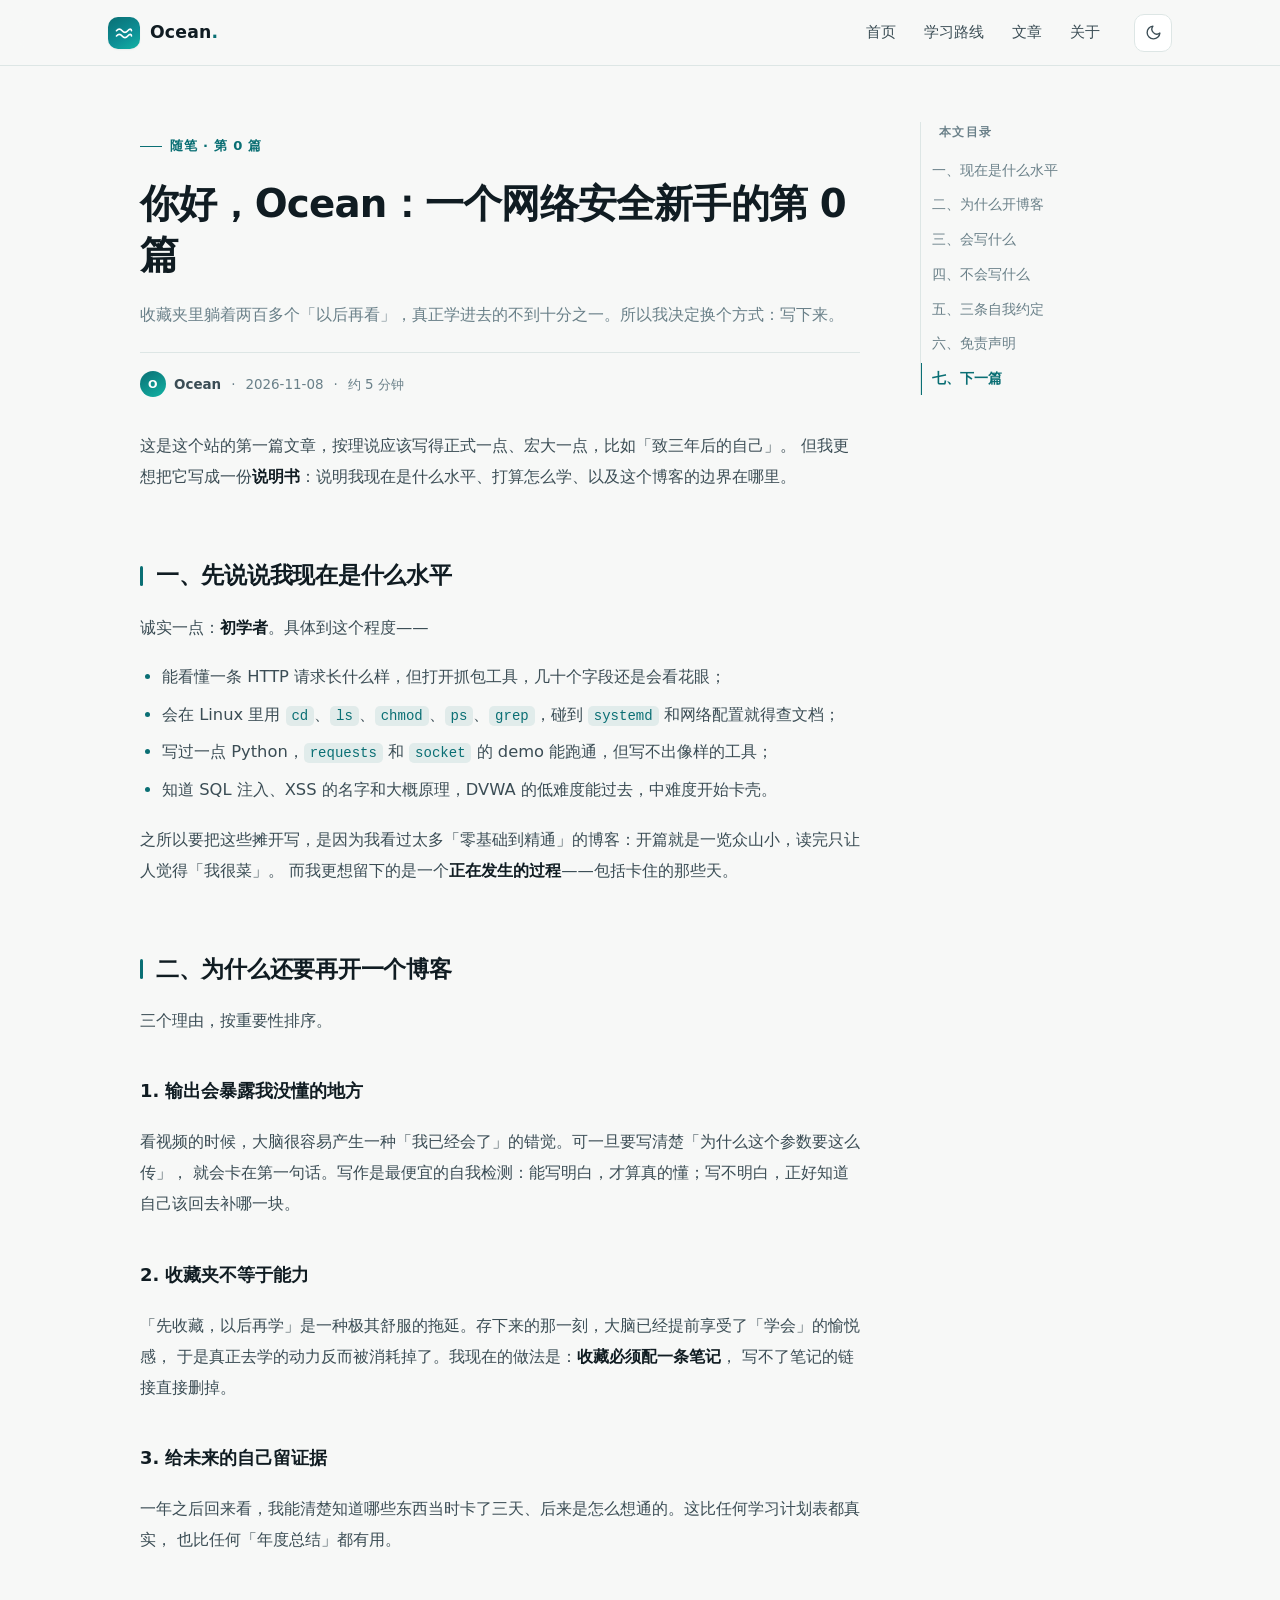
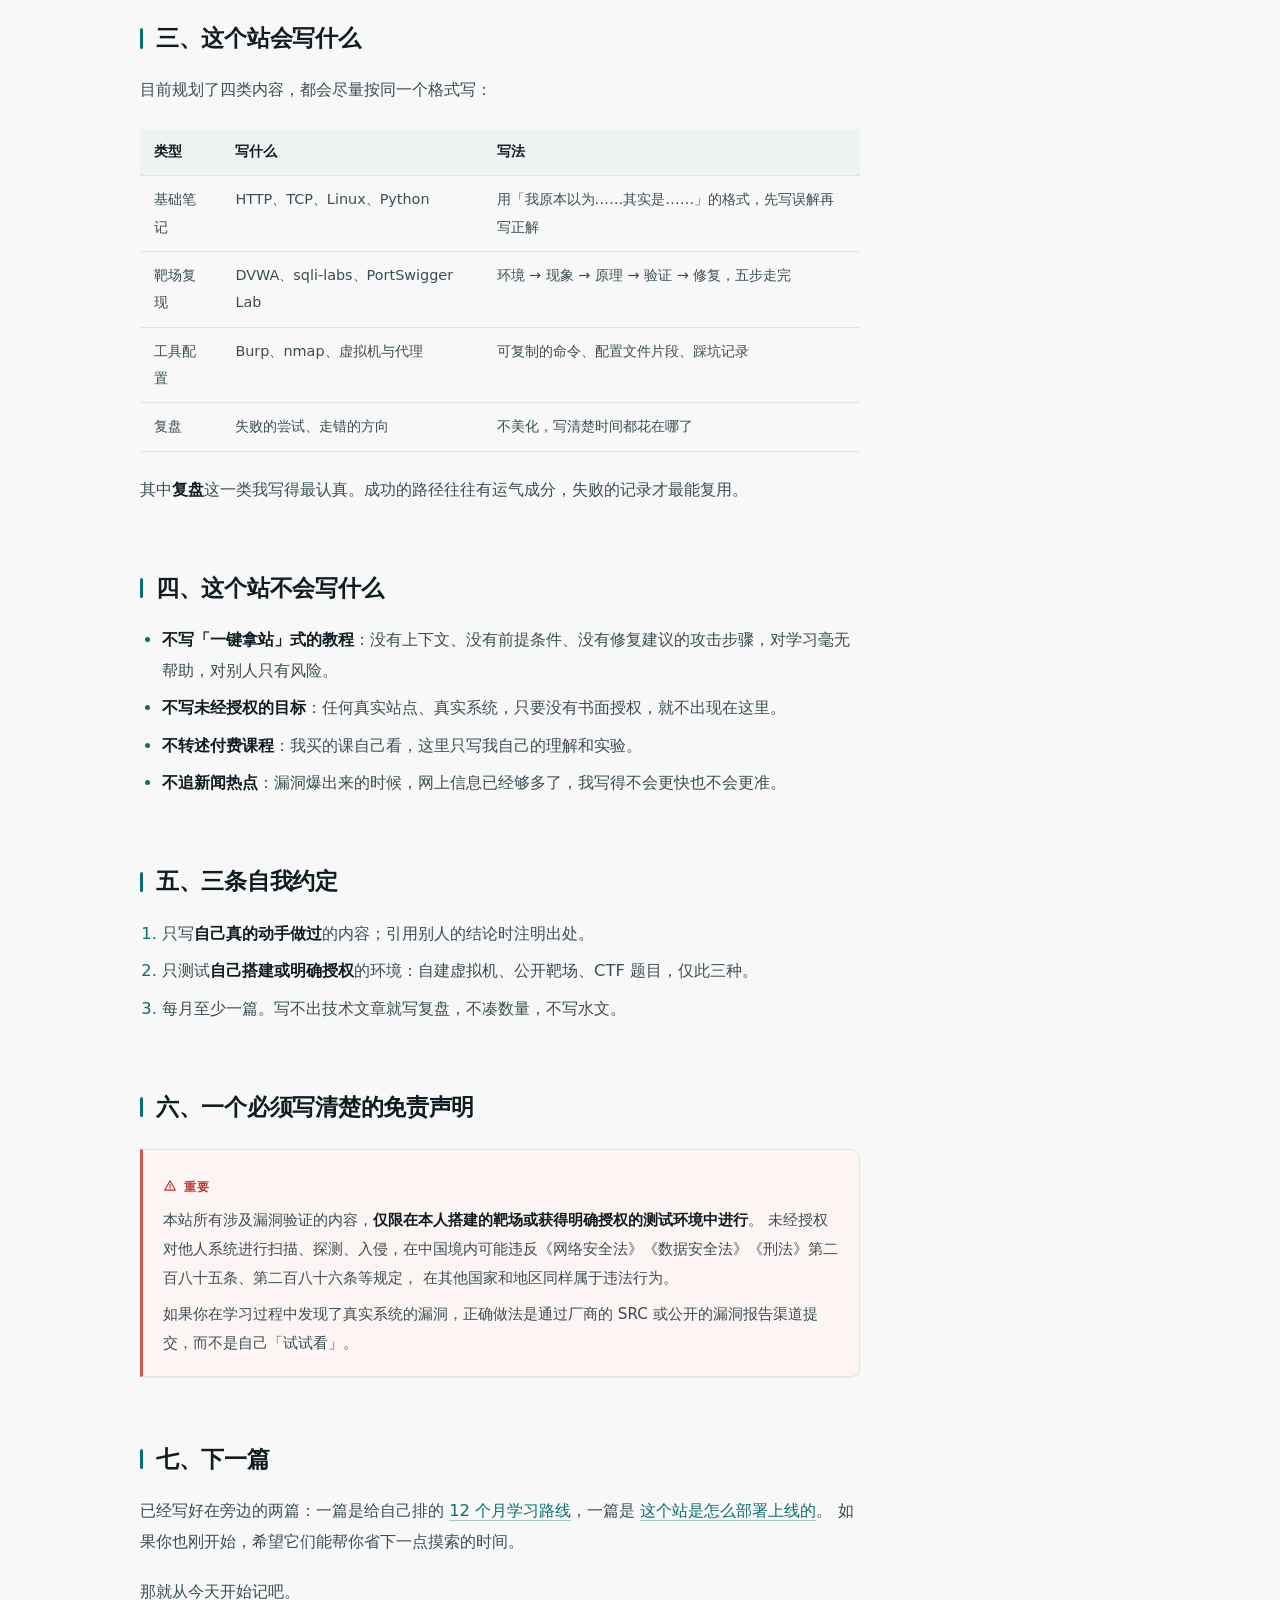
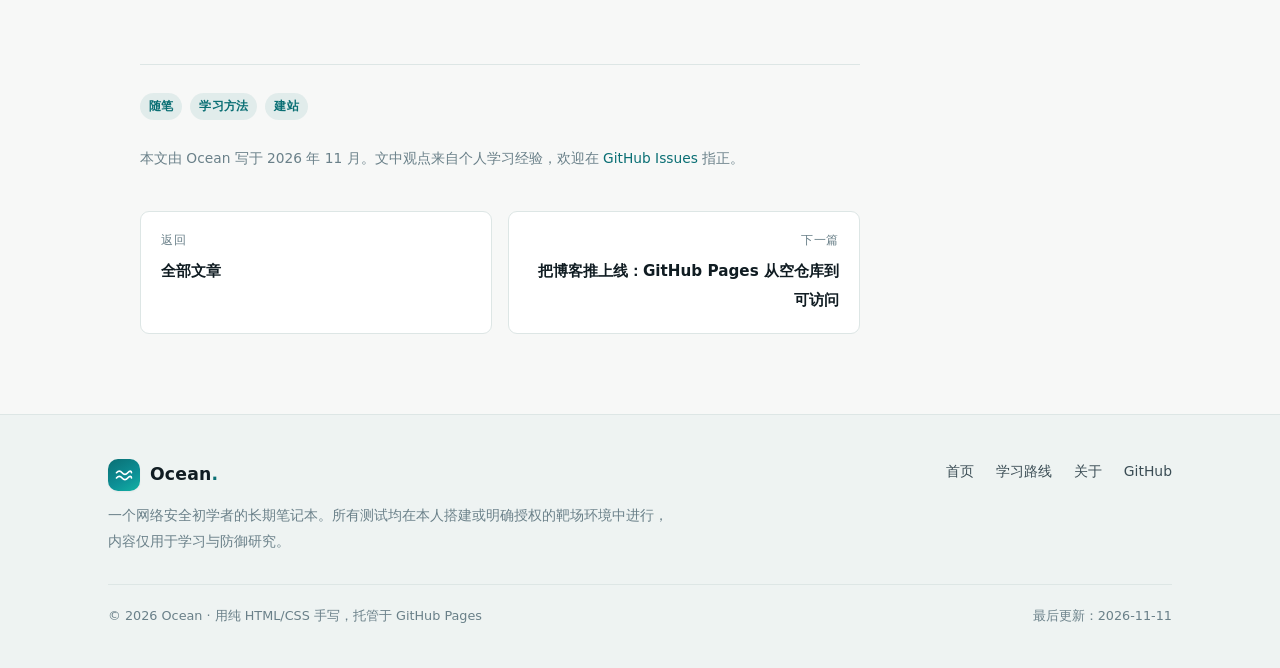
<file: posts/hello-ocean.html>
<!DOCTYPE html>
<html lang="zh-CN" data-theme="light">
<head>
<meta charset="utf-8">
<meta name="viewport" content="width=device-width, initial-scale=1">
<title>你好，Ocean：一个网络安全新手的第 0 篇 · Ocean</title>
<meta name="description" content="为什么在收藏夹已经爆满的情况下还要再开一个博客：一个网络安全初学者写下的开站理由、三条自我约定和免责声明。">
<meta name="author" content="Ocean">
<meta name="theme-color" content="#0a6f74">
<meta property="og:type" content="article">
<meta property="og:title" content="你好，Ocean：一个网络安全新手的第 0 篇">
<meta property="og:description" content="收藏夹里躺着两百个「以后再看」，真正学进去的不到十分之一。所以我决定换个方式：写下来。">
<link rel="icon" href="../assets/img/favicon.svg" type="image/svg+xml">
<link rel="stylesheet" href="../assets/css/style.css">
<script>
  (function () {
    try {
      var t = localStorage.getItem('ocean-theme');
      if (!t) t = window.matchMedia('(prefers-color-scheme: dark)').matches ? 'dark' : 'light';
      document.documentElement.setAttribute('data-theme', t);
    } catch (e) {}
  })();
</script>
</head>
<body>
<a class="skip-link" href="#main">跳到正文</a>
<div class="progress" aria-hidden="true"><span id="progressBar"></span></div>

<header class="site-header">
  <div class="header-inner">
    <a class="brand" href="../index.html" aria-label="Ocean 首页">
      <span class="brand-mark" aria-hidden="true">
        <svg viewBox="0 0 24 24" fill="none" stroke="currentColor" stroke-width="2.2" stroke-linecap="round">
          <path d="M2 9c2.5-3 5-3 7.5 0S14.5 12 17 9s5-3 5 0"/>
          <path d="M2 16c2.5-3 5-3 7.5 0S14.5 19 17 16s5-3 5 0"/>
        </svg>
      </span>
      <span class="brand-text">Ocean<span class="brand-dot">.</span></span>
    </a>
    <button class="nav-toggle" id="navToggle" type="button" aria-expanded="false" aria-controls="siteNav" aria-label="展开导航">
      <svg viewBox="0 0 24 24" fill="none" stroke="currentColor" stroke-width="2" stroke-linecap="round">
        <path d="M4 7h16M4 12h16M4 17h16"/>
      </svg>
    </button>
    <nav class="nav" id="siteNav" aria-label="主导航">
      <a href="../index.html">首页</a>
      <a href="security-roadmap.html">学习路线</a>
      <a href="../index.html#posts">文章</a>
      <a href="../about.html">关于</a>
    </nav>
    <button class="theme-btn" id="themeToggle" type="button" aria-label="切换深色模式">
      <svg class="icon-moon" viewBox="0 0 24 24" fill="none" stroke="currentColor" stroke-width="1.9" stroke-linecap="round" stroke-linejoin="round">
        <path d="M21 12.8A9 9 0 1 1 11.2 3a7 7 0 0 0 9.8 9.8z"/>
      </svg>
      <svg class="icon-sun" viewBox="0 0 24 24" fill="none" stroke="currentColor" stroke-width="1.9" stroke-linecap="round" stroke-linejoin="round">
        <circle cx="12" cy="12" r="4.2"/>
        <path d="M12 2v2.2M12 19.8V22M4.2 4.2l1.6 1.6M18.2 18.2l1.6 1.6M2 12h2.2M19.8 12H22M4.2 19.8l1.6-1.6M18.2 5.8l1.6-1.6"/>
      </svg>
    </button>
  </div>
</header>

<main id="main">
  <div class="wrap">
    <div class="article-shell">
      <article>
        <header class="article-head">
          <p class="kicker">随笔 · 第 0 篇</p>
          <h1 class="article-title">你好，Ocean：一个网络安全新手的第 0 篇</h1>
          <p class="article-deck">收藏夹里躺着两百多个「以后再看」，真正学进去的不到十分之一。所以我决定换个方式：写下来。</p>
          <div class="article-meta">
            <span class="author"><span class="avatar">O</span>Ocean</span>
            <span class="sep" aria-hidden="true">·</span>
            <time datetime="2026-11-08">2026-11-08</time>
            <span class="sep" aria-hidden="true">·</span>
            <span>约 5 分钟</span>
          </div>
        </header>

        <div class="prose">
          <p>
            这是这个站的第一篇文章，按理说应该写得正式一点、宏大一点，比如「致三年后的自己」。
            但我更想把它写成一份<strong>说明书</strong>：说明我现在是什么水平、打算怎么学、以及这个博客的边界在哪里。
          </p>

          <h2 id="level">一、先说说我现在是什么水平</h2>
          <p>诚实一点：<strong>初学者</strong>。具体到这个程度——</p>
          <ul>
            <li>能看懂一条 HTTP 请求长什么样，但打开抓包工具，几十个字段还是会看花眼；</li>
            <li>会在 Linux 里用 <code>cd</code>、<code>ls</code>、<code>chmod</code>、<code>ps</code>、<code>grep</code>，碰到 <code>systemd</code> 和网络配置就得查文档；</li>
            <li>写过一点 Python，<code>requests</code> 和 <code>socket</code> 的 demo 能跑通，但写不出像样的工具；</li>
            <li>知道 SQL 注入、XSS 的名字和大概原理，DVWA 的低难度能过去，中难度开始卡壳。</li>
          </ul>
          <p>
            之所以要把这些摊开写，是因为我看过太多「零基础到精通」的博客：开篇就是一览众山小，读完只让人觉得「我很菜」。
            而我更想留下的是一个<strong>正在发生的过程</strong>——包括卡住的那些天。
          </p>

          <h2 id="why">二、为什么还要再开一个博客</h2>
          <p>三个理由，按重要性排序。</p>

          <h3>1. 输出会暴露我没懂的地方</h3>
          <p>
            看视频的时候，大脑很容易产生一种「我已经会了」的错觉。可一旦要写清楚「为什么这个参数要这么传」，
            就会卡在第一句话。写作是最便宜的自我检测：能写明白，才算真的懂；写不明白，正好知道自己该回去补哪一块。
          </p>

          <h3>2. 收藏夹不等于能力</h3>
          <p>
            「先收藏，以后再学」是一种极其舒服的拖延。存下来的那一刻，大脑已经提前享受了「学会」的愉悦感，
            于是真正去学的动力反而被消耗掉了。我现在的做法是：<strong>收藏必须配一条笔记</strong>，
            写不了笔记的链接直接删掉。
          </p>

          <h3>3. 给未来的自己留证据</h3>
          <p>
            一年之后回来看，我能清楚知道哪些东西当时卡了三天、后来是怎么想通的。这比任何学习计划表都真实，
            也比任何「年度总结」都有用。
          </p>

          <h2 id="what">三、这个站会写什么</h2>
          <p>目前规划了四类内容，都会尽量按同一个格式写：</p>
          <table>
            <thead>
              <tr><th>类型</th><th>写什么</th><th>写法</th></tr>
            </thead>
            <tbody>
              <tr>
                <td>基础笔记</td>
                <td>HTTP、TCP、Linux、Python</td>
                <td>用「我原本以为……其实是……」的格式，先写误解再写正解</td>
              </tr>
              <tr>
                <td>靶场复现</td>
                <td>DVWA、sqli-labs、PortSwigger Lab</td>
                <td>环境 → 现象 → 原理 → 验证 → 修复，五步走完</td>
              </tr>
              <tr>
                <td>工具配置</td>
                <td>Burp、nmap、虚拟机与代理</td>
                <td>可复制的命令、配置文件片段、踩坑记录</td>
              </tr>
              <tr>
                <td>复盘</td>
                <td>失败的尝试、走错的方向</td>
                <td>不美化，写清楚时间都花在哪了</td>
              </tr>
            </tbody>
          </table>
          <p>
            其中<strong>复盘</strong>这一类我写得最认真。成功的路径往往有运气成分，失败的记录才最能复用。
          </p>

          <h2 id="wont">四、这个站不会写什么</h2>
          <ul>
            <li><strong>不写「一键拿站」式的教程</strong>：没有上下文、没有前提条件、没有修复建议的攻击步骤，对学习毫无帮助，对别人只有风险。</li>
            <li><strong>不写未经授权的目标</strong>：任何真实站点、真实系统，只要没有书面授权，就不出现在这里。</li>
            <li><strong>不转述付费课程</strong>：我买的课自己看，这里只写我自己的理解和实验。</li>
            <li><strong>不追新闻热点</strong>：漏洞爆出来的时候，网上信息已经够多了，我写得不会更快也不会更准。</li>
          </ul>

          <h2 id="promise">五、三条自我约定</h2>
          <ol>
            <li>只写<strong>自己真的动手做过</strong>的内容；引用别人的结论时注明出处。</li>
            <li>只测试<strong>自己搭建或明确授权</strong>的环境：自建虚拟机、公开靶场、CTF 题目，仅此三种。</li>
            <li>每月至少一篇。写不出技术文章就写复盘，不凑数量，不写水文。</li>
          </ol>

          <h2 id="disclaimer">六、一个必须写清楚的免责声明</h2>
          <div class="callout warn">
            <p class="callout-label">
              <svg viewBox="0 0 24 24" fill="none" stroke="currentColor" stroke-width="2" stroke-linecap="round" stroke-linejoin="round" aria-hidden="true">
                <path d="M12 3l9 16H3z"/><path d="M12 9v5M12 16.5v.4"/>
              </svg>
              重要
            </p>
            <p>
              本站所有涉及漏洞验证的内容，<strong>仅限在本人搭建的靶场或获得明确授权的测试环境中进行</strong>。
              未经授权对他人系统进行扫描、探测、入侵，在中国境内可能违反《网络安全法》《数据安全法》《刑法》第二百八十五条、第二百八十六条等规定，
              在其他国家和地区同样属于违法行为。
            </p>
            <p>
              如果你在学习过程中发现了真实系统的漏洞，正确做法是通过厂商的 SRC 或公开的漏洞报告渠道提交，而不是自己「试试看」。
            </p>
          </div>

          <h2 id="next">七、下一篇</h2>
          <p>
            已经写好在旁边的两篇：一篇是给自己排的
            <a href="security-roadmap.html">12 个月学习路线</a>，一篇是
            <a href="github-pages-deploy.html">这个站是怎么部署上线的</a>。
            如果你也刚开始，希望它们能帮你省下一点摸索的时间。
          </p>
          <p>那就从今天开始记吧。</p>
        </div>

        <footer class="article-footer">
          <div class="tag-row">
            <span class="tag">随笔</span>
            <span class="tag">学习方法</span>
            <span class="tag">建站</span>
          </div>
          <p class="share-note">
            本文由 Ocean 写于 2026 年 11 月。文中观点来自个人学习经验，欢迎在
            <a href="https://github.com/GNOT9178/ocean.github.io/issues" rel="noopener">GitHub Issues</a> 指正。
          </p>

          <nav class="post-nav" aria-label="文章导航">
            <a href="../index.html#posts">
              <span class="dir">返回</span>
              <span class="ttl">全部文章</span>
            </a>
            <a class="next" href="github-pages-deploy.html">
              <span class="dir">下一篇</span>
              <span class="ttl">把博客推上线：GitHub Pages 从空仓库到可访问</span>
            </a>
          </nav>
        </footer>
      </article>

      <aside class="toc" aria-label="本文目录">
        <p class="toc-title">本文目录</p>
        <ol>
          <li><a href="#level">一、现在是什么水平</a></li>
          <li><a href="#why">二、为什么开博客</a></li>
          <li><a href="#what">三、会写什么</a></li>
          <li><a href="#wont">四、不会写什么</a></li>
          <li><a href="#promise">五、三条自我约定</a></li>
          <li><a href="#disclaimer">六、免责声明</a></li>
          <li><a href="#next">七、下一篇</a></li>
        </ol>
      </aside>
    </div>
  </div>
</main>

<footer class="site-footer">
  <div class="wrap">
    <div class="footer-inner">
      <div class="footer-brand">
        <a class="brand" href="../index.html">
          <span class="brand-mark" aria-hidden="true">
            <svg viewBox="0 0 24 24" fill="none" stroke="currentColor" stroke-width="2.2" stroke-linecap="round">
              <path d="M2 9c2.5-3 5-3 7.5 0S14.5 12 17 9s5-3 5 0"/>
              <path d="M2 16c2.5-3 5-3 7.5 0S14.5 19 17 16s5-3 5 0"/>
            </svg>
          </span>
          <span class="brand-text">Ocean<span class="brand-dot">.</span></span>
        </a>
        <p>一个网络安全初学者的长期笔记本。所有测试均在本人搭建或明确授权的靶场环境中进行，内容仅用于学习与防御研究。</p>
      </div>
      <nav class="footer-links" aria-label="页脚导航">
        <a href="../index.html">首页</a>
        <a href="security-roadmap.html">学习路线</a>
        <a href="../about.html">关于</a>
        <a href="https://github.com/GNOT9178/ocean.github.io" rel="noopener">GitHub</a>
      </nav>
    </div>
    <div class="footer-bottom">
      <span>© <span id="year">2025</span> Ocean · 用纯 HTML/CSS 手写，托管于 GitHub Pages</span>
      <span>最后更新：2026-11-11</span>
    </div>
  </div>
</footer>

<button class="back-top" id="backTop" type="button" aria-label="回到顶部">
  <svg viewBox="0 0 24 24" fill="none" stroke="currentColor" stroke-width="2" stroke-linecap="round" stroke-linejoin="round">
    <path d="M12 19V5M6 11l6-6 6 6"/>
  </svg>
</button>

<script src="../assets/js/main.js"></script>
</body>
</html>
</file>
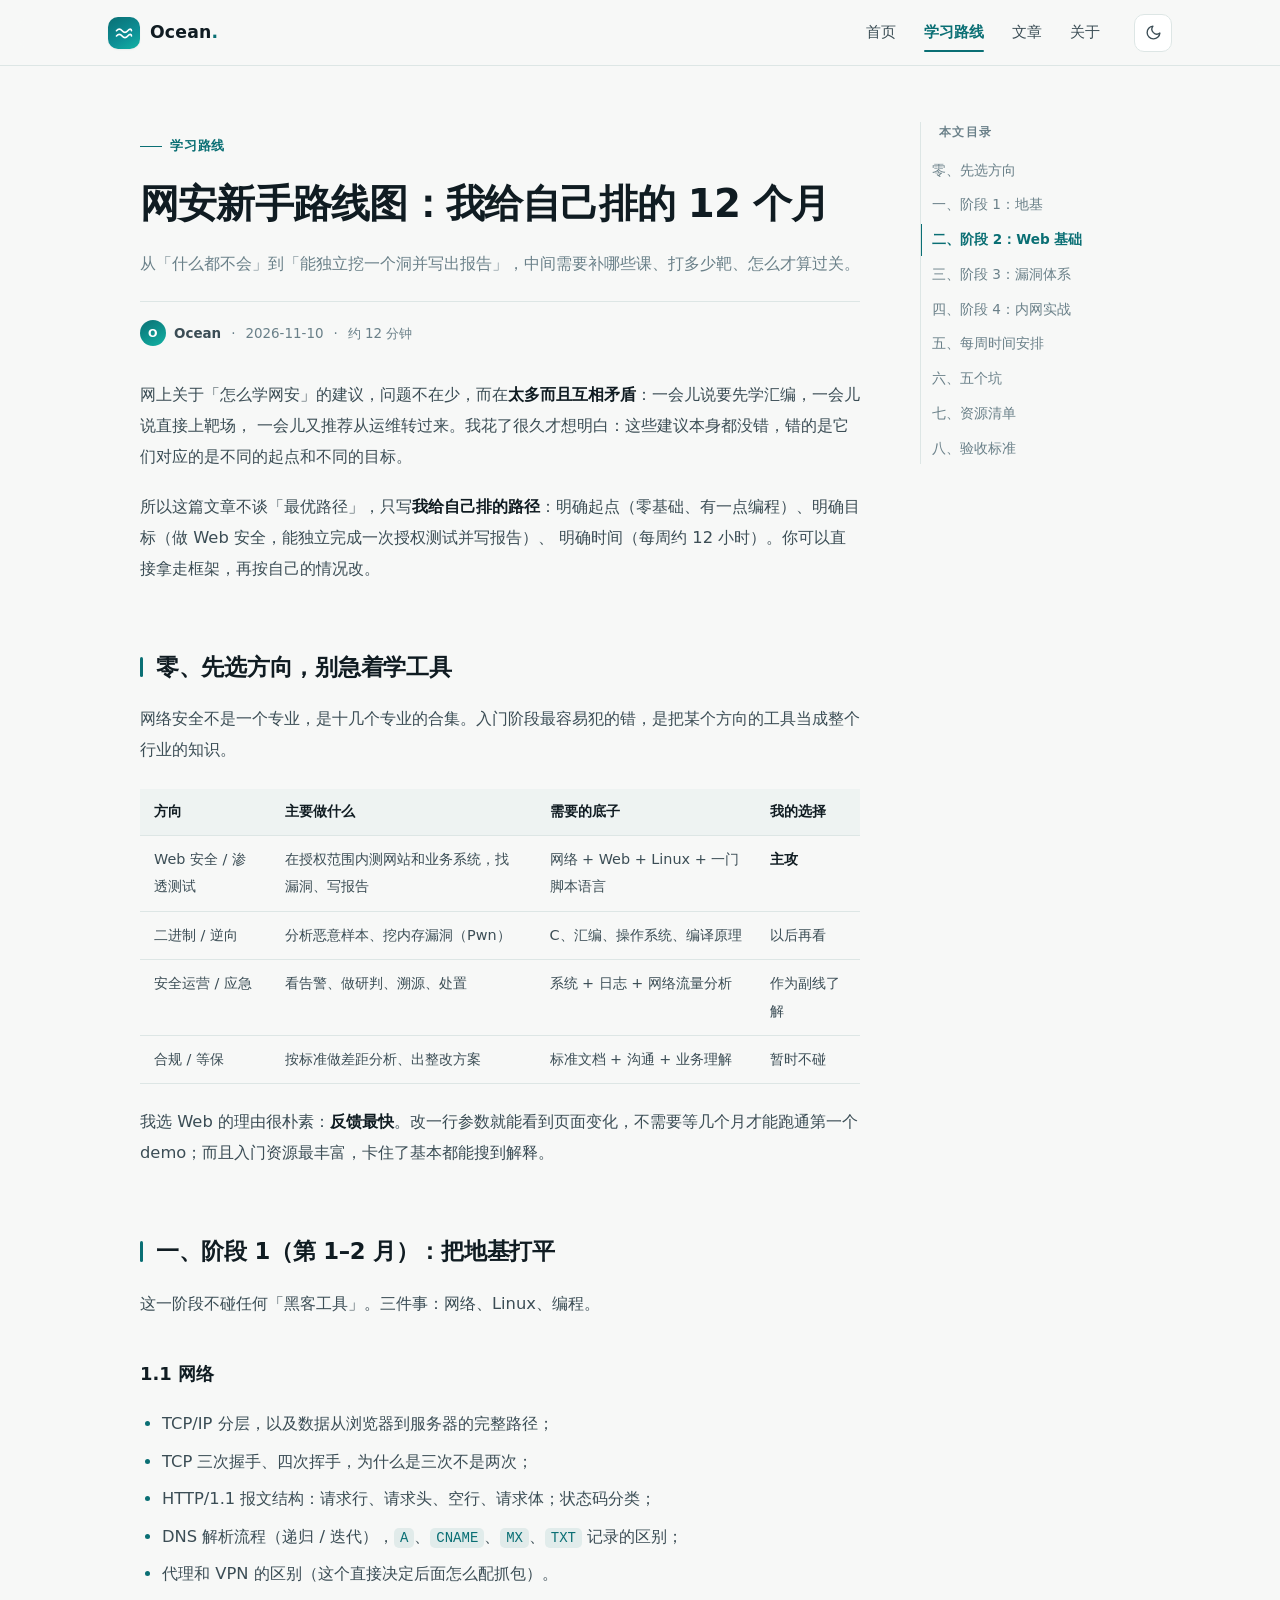
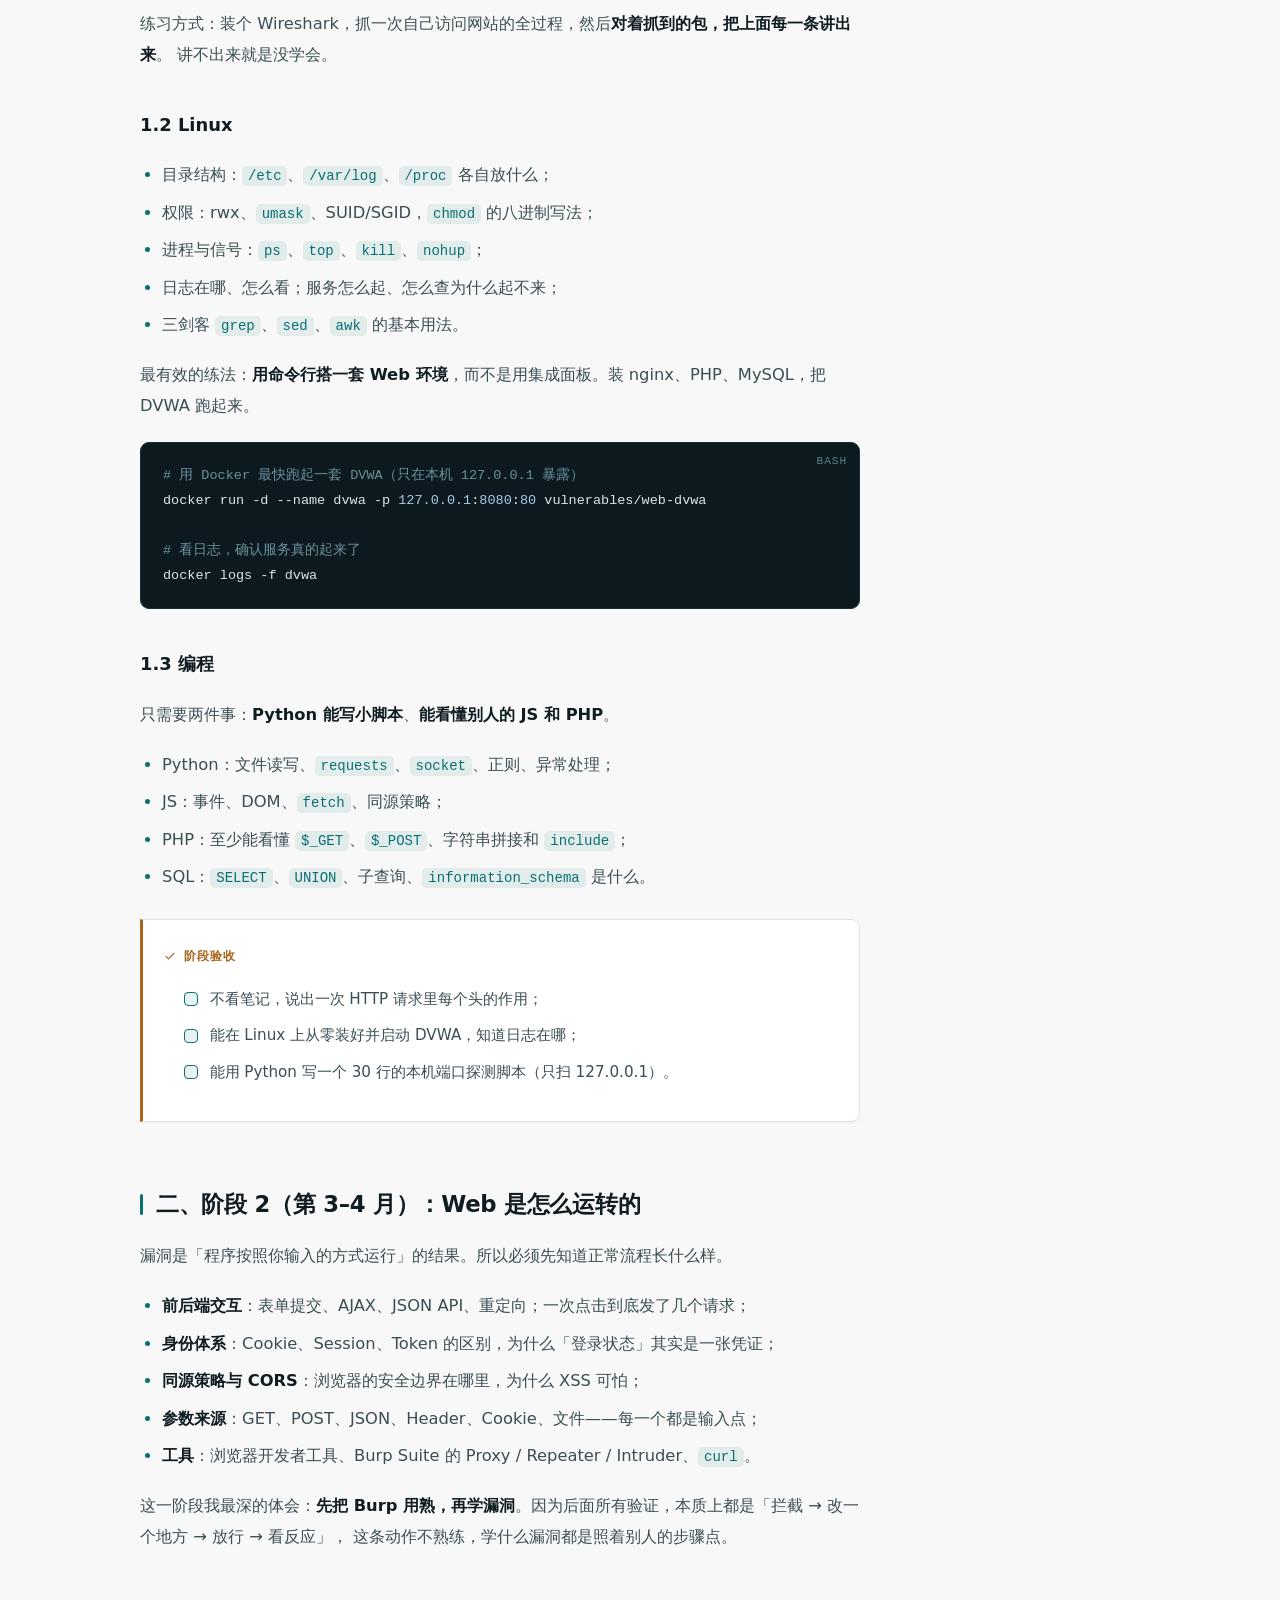
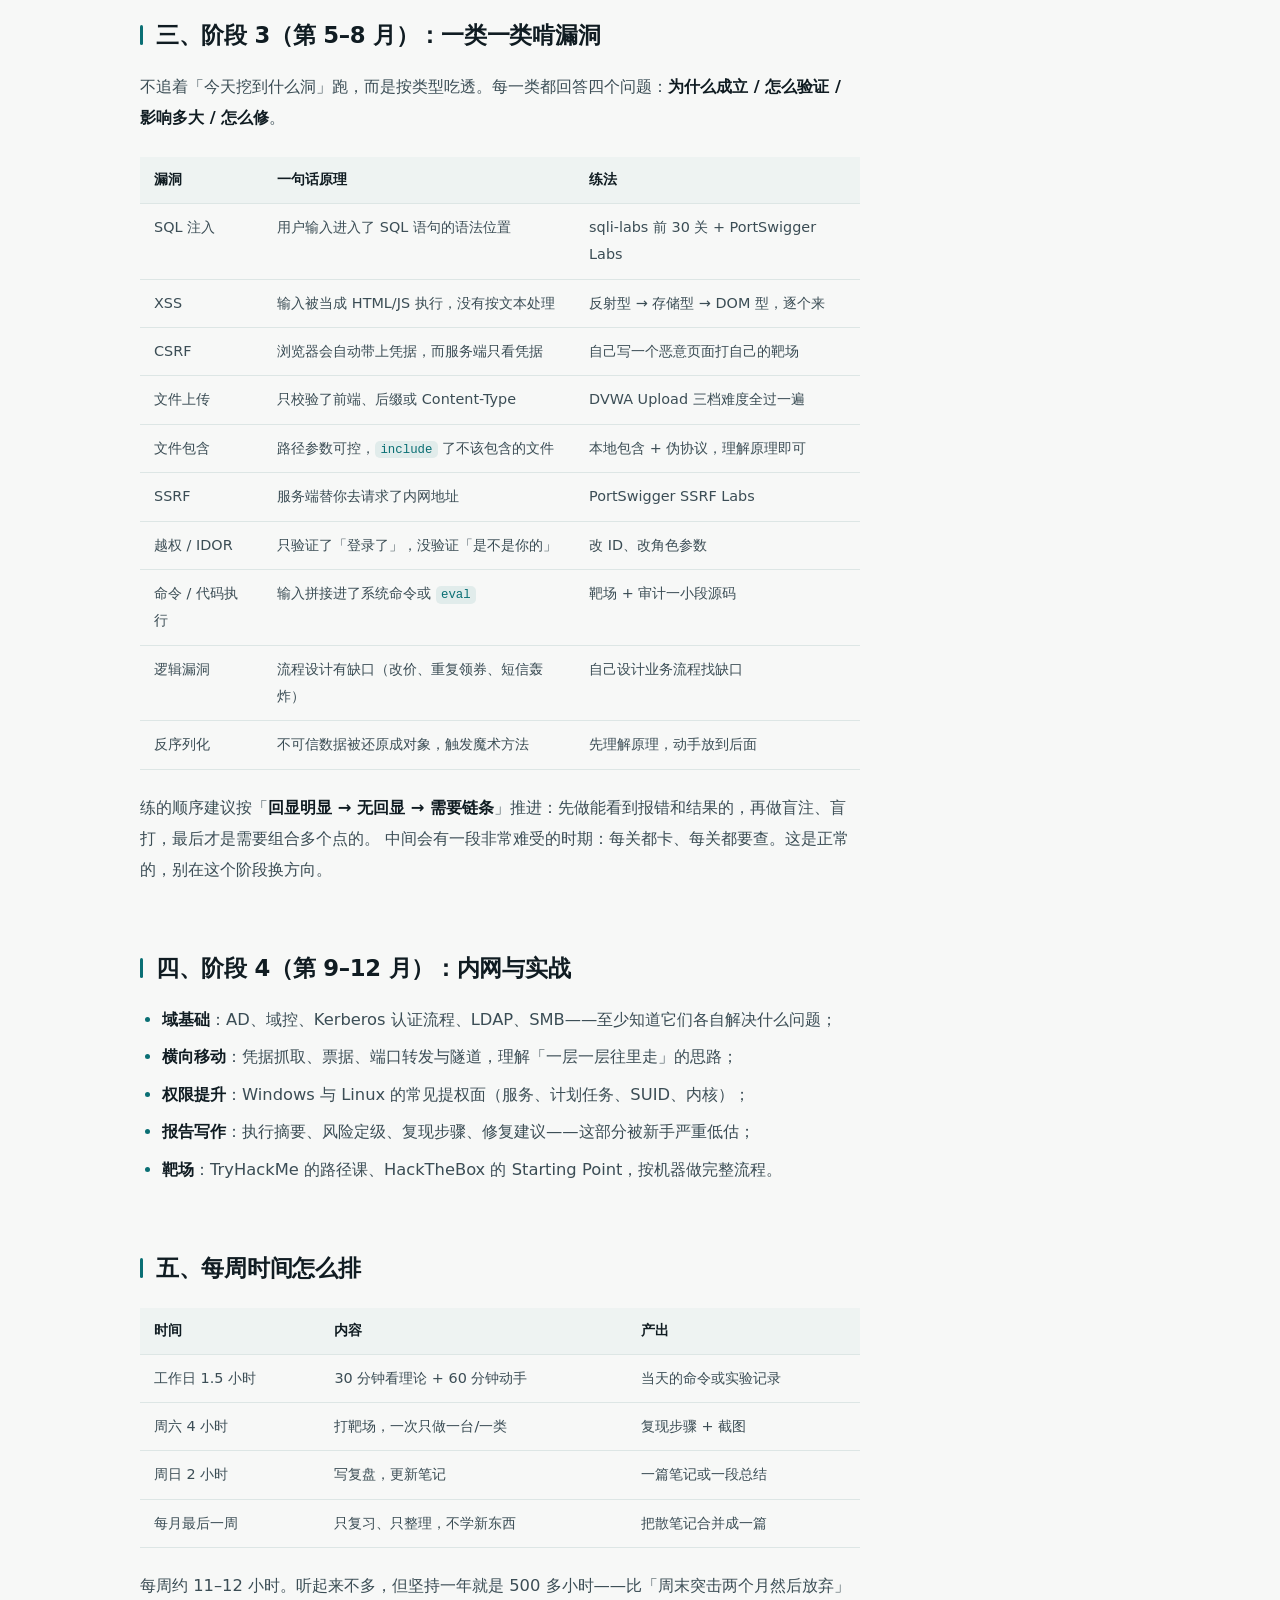
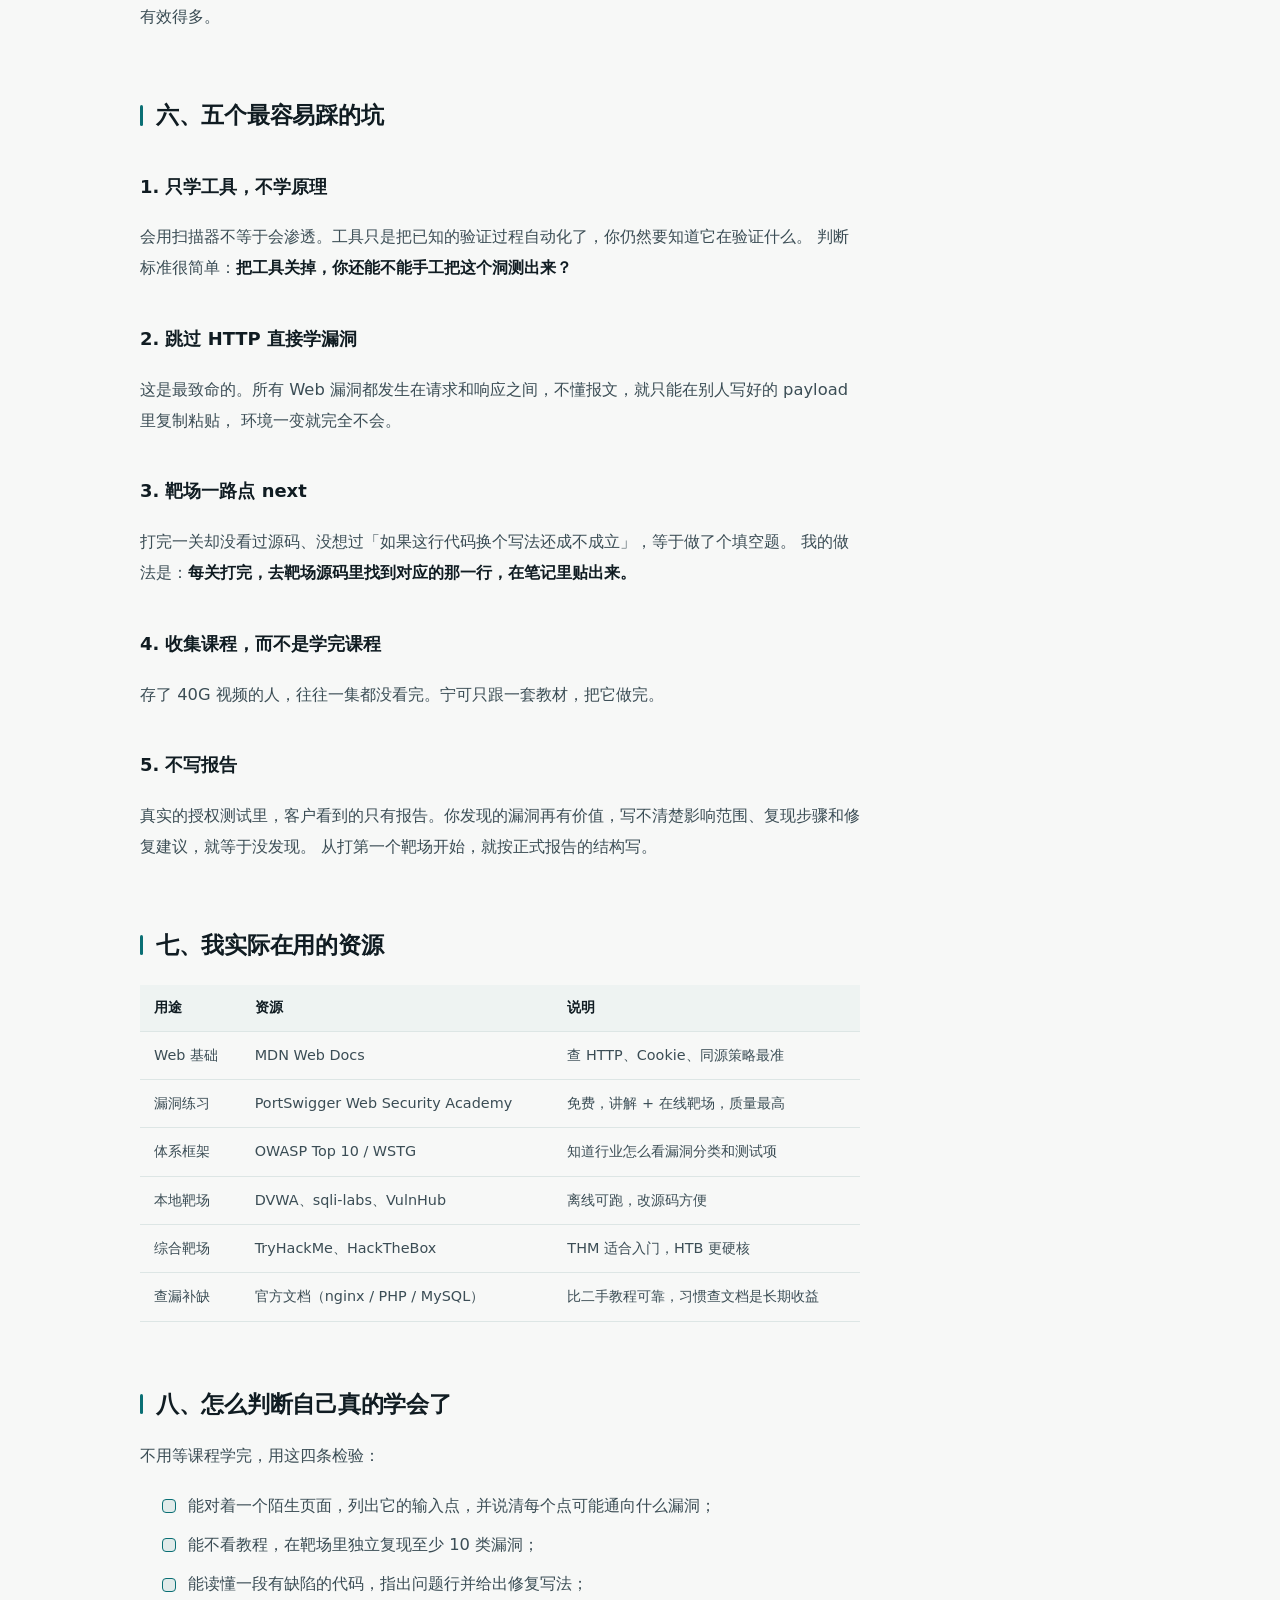
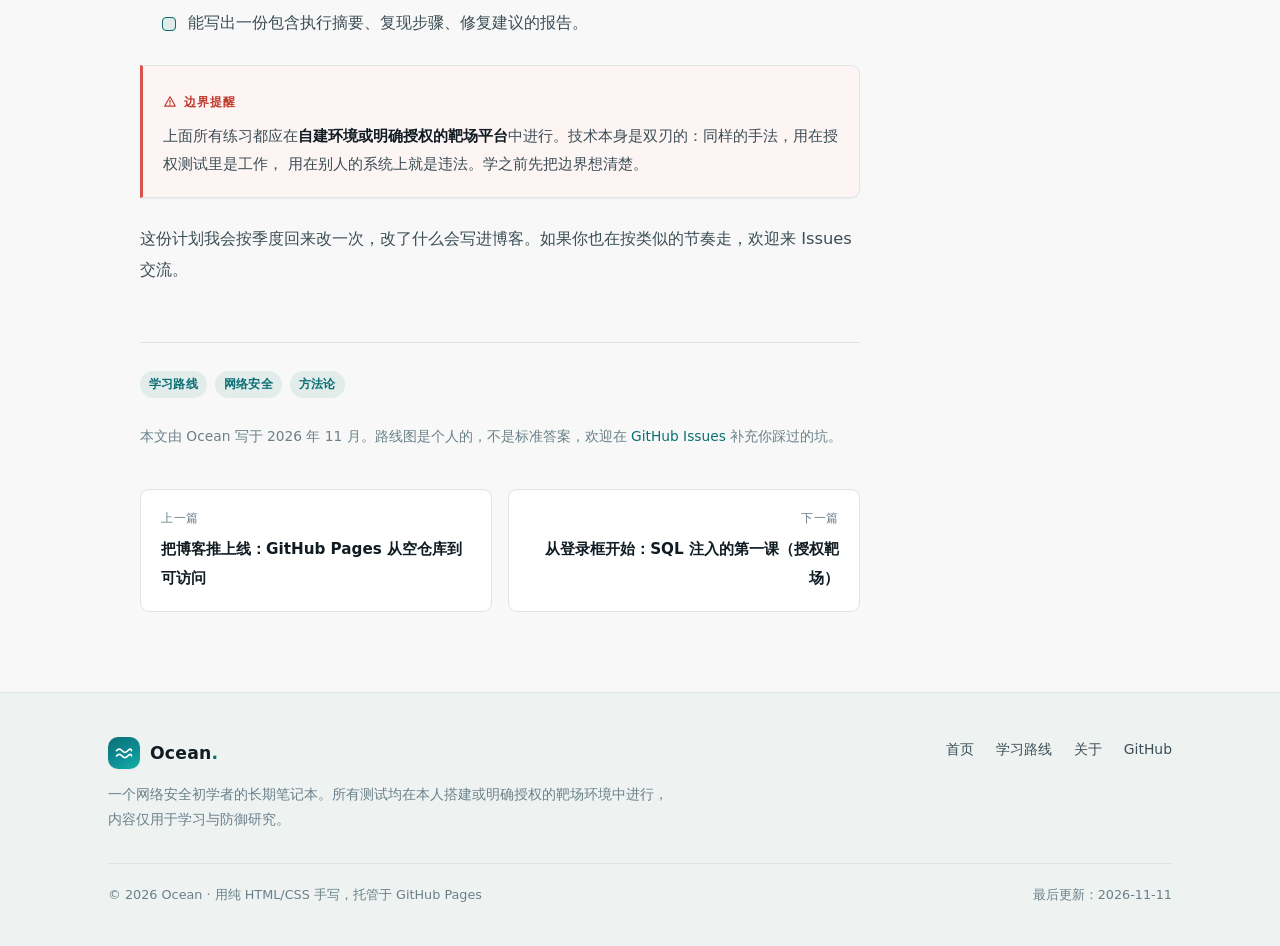
<file: posts/security-roadmap.html>
<!DOCTYPE html>
<html lang="zh-CN" data-theme="light">
<head>
<meta charset="utf-8">
<meta name="viewport" content="width=device-width, initial-scale=1">
<title>网安新手路线图：我给自己排的 12 个月 · Ocean</title>
<meta name="description" content="网络安全入门路线：地基、Web 基础、漏洞体系、内网实战四个阶段该学什么、练什么、怎么验收，附每周时间表和五个新手误区。">
<meta name="author" content="Ocean">
<meta name="theme-color" content="#0a6f74">
<meta property="og:type" content="article">
<meta property="og:title" content="网安新手路线图：我给自己排的 12 个月">
<meta property="og:description" content="从「什么都不会」到「能独立挖一个洞并写报告」，中间需要补哪些课、打多少靶、怎么才算过关。">
<link rel="icon" href="../assets/img/favicon.svg" type="image/svg+xml">
<link rel="stylesheet" href="../assets/css/style.css">
<script>
  (function () {
    try {
      var t = localStorage.getItem('ocean-theme');
      if (!t) t = window.matchMedia('(prefers-color-scheme: dark)').matches ? 'dark' : 'light';
      document.documentElement.setAttribute('data-theme', t);
    } catch (e) {}
  })();
</script>
</head>
<body>
<a class="skip-link" href="#main">跳到正文</a>
<div class="progress" aria-hidden="true"><span id="progressBar"></span></div>

<header class="site-header">
  <div class="header-inner">
    <a class="brand" href="../index.html" aria-label="Ocean 首页">
      <span class="brand-mark" aria-hidden="true">
        <svg viewBox="0 0 24 24" fill="none" stroke="currentColor" stroke-width="2.2" stroke-linecap="round">
          <path d="M2 9c2.5-3 5-3 7.5 0S14.5 12 17 9s5-3 5 0"/>
          <path d="M2 16c2.5-3 5-3 7.5 0S14.5 19 17 16s5-3 5 0"/>
        </svg>
      </span>
      <span class="brand-text">Ocean<span class="brand-dot">.</span></span>
    </a>
    <button class="nav-toggle" id="navToggle" type="button" aria-expanded="false" aria-controls="siteNav" aria-label="展开导航">
      <svg viewBox="0 0 24 24" fill="none" stroke="currentColor" stroke-width="2" stroke-linecap="round">
        <path d="M4 7h16M4 12h16M4 17h16"/>
      </svg>
    </button>
    <nav class="nav" id="siteNav" aria-label="主导航">
      <a href="../index.html">首页</a>
      <a href="security-roadmap.html" class="is-current">学习路线</a>
      <a href="../index.html#posts">文章</a>
      <a href="../about.html">关于</a>
    </nav>
    <button class="theme-btn" id="themeToggle" type="button" aria-label="切换深色模式">
      <svg class="icon-moon" viewBox="0 0 24 24" fill="none" stroke="currentColor" stroke-width="1.9" stroke-linecap="round" stroke-linejoin="round">
        <path d="M21 12.8A9 9 0 1 1 11.2 3a7 7 0 0 0 9.8 9.8z"/>
      </svg>
      <svg class="icon-sun" viewBox="0 0 24 24" fill="none" stroke="currentColor" stroke-width="1.9" stroke-linecap="round" stroke-linejoin="round">
        <circle cx="12" cy="12" r="4.2"/>
        <path d="M12 2v2.2M12 19.8V22M4.2 4.2l1.6 1.6M18.2 18.2l1.6 1.6M2 12h2.2M19.8 12H22M4.2 19.8l1.6-1.6M18.2 5.8l1.6-1.6"/>
      </svg>
    </button>
  </div>
</header>

<main id="main">
  <div class="wrap">
    <div class="article-shell">
      <article>
        <header class="article-head">
          <p class="kicker">学习路线</p>
          <h1 class="article-title">网安新手路线图：我给自己排的 12 个月</h1>
          <p class="article-deck">从「什么都不会」到「能独立挖一个洞并写出报告」，中间需要补哪些课、打多少靶、怎么才算过关。</p>
          <div class="article-meta">
            <span class="author"><span class="avatar">O</span>Ocean</span>
            <span class="sep" aria-hidden="true">·</span>
            <time datetime="2026-11-10">2026-11-10</time>
            <span class="sep" aria-hidden="true">·</span>
            <span>约 12 分钟</span>
          </div>
        </header>

        <div class="prose">
          <p>
            网上关于「怎么学网安」的建议，问题不在少，而在<strong>太多而且互相矛盾</strong>：一会儿说要先学汇编，一会儿说直接上靶场，
            一会儿又推荐从运维转过来。我花了很久才想明白：这些建议本身都没错，错的是它们对应的是不同的起点和不同的目标。
          </p>
          <p>
            所以这篇文章不谈「最优路径」，只写<strong>我给自己排的路径</strong>：明确起点（零基础、有一点编程）、明确目标（做 Web 安全，能独立完成一次授权测试并写报告）、
            明确时间（每周约 12 小时）。你可以直接拿走框架，再按自己的情况改。
          </p>

          <h2 id="direction">零、先选方向，别急着学工具</h2>
          <p>网络安全不是一个专业，是十几个专业的合集。入门阶段最容易犯的错，是把某个方向的工具当成整个行业的知识。</p>
          <table>
            <thead>
              <tr><th>方向</th><th>主要做什么</th><th>需要的底子</th><th>我的选择</th></tr>
            </thead>
            <tbody>
              <tr>
                <td>Web 安全 / 渗透测试</td>
                <td>在授权范围内测网站和业务系统，找漏洞、写报告</td>
                <td>网络 + Web + Linux + 一门脚本语言</td>
                <td><strong>主攻</strong></td>
              </tr>
              <tr>
                <td>二进制 / 逆向</td>
                <td>分析恶意样本、挖内存漏洞（Pwn）</td>
                <td>C、汇编、操作系统、编译原理</td>
                <td>以后再看</td>
              </tr>
              <tr>
                <td>安全运营 / 应急</td>
                <td>看告警、做研判、溯源、处置</td>
                <td>系统 + 日志 + 网络流量分析</td>
                <td>作为副线了解</td>
              </tr>
              <tr>
                <td>合规 / 等保</td>
                <td>按标准做差距分析、出整改方案</td>
                <td>标准文档 + 沟通 + 业务理解</td>
                <td>暂时不碰</td>
              </tr>
            </tbody>
          </table>
          <p>
            我选 Web 的理由很朴素：<strong>反馈最快</strong>。改一行参数就能看到页面变化，不需要等几个月才能跑通第一个 demo；而且入门资源最丰富，卡住了基本都能搜到解释。
          </p>

          <h2 id="stage1">一、阶段 1（第 1–2 月）：把地基打平</h2>
          <p>这一阶段不碰任何「黑客工具」。三件事：网络、Linux、编程。</p>

          <h3>1.1 网络</h3>
          <ul>
            <li>TCP/IP 分层，以及数据从浏览器到服务器的完整路径；</li>
            <li>TCP 三次握手、四次挥手，为什么是三次不是两次；</li>
            <li>HTTP/1.1 报文结构：请求行、请求头、空行、请求体；状态码分类；</li>
            <li>DNS 解析流程（递归 / 迭代），<code>A</code>、<code>CNAME</code>、<code>MX</code>、<code>TXT</code> 记录的区别；</li>
            <li>代理和 VPN 的区别（这个直接决定后面怎么配抓包）。</li>
          </ul>
          <p>
            练习方式：装个 Wireshark，抓一次自己访问网站的全过程，然后<strong>对着抓到的包，把上面每一条讲出来</strong>。
            讲不出来就是没学会。
          </p>

          <h3>1.2 Linux</h3>
          <ul>
            <li>目录结构：<code>/etc</code>、<code>/var/log</code>、<code>/proc</code> 各自放什么；</li>
            <li>权限：rwx、<code>umask</code>、SUID/SGID，<code>chmod</code> 的八进制写法；</li>
            <li>进程与信号：<code>ps</code>、<code>top</code>、<code>kill</code>、<code>nohup</code>；</li>
            <li>日志在哪、怎么看；服务怎么起、怎么查为什么起不来；</li>
            <li>三剑客 <code>grep</code>、<code>sed</code>、<code>awk</code> 的基本用法。</li>
          </ul>
          <p>最有效的练法：<strong>用命令行搭一套 Web 环境</strong>，而不是用集成面板。装 nginx、PHP、MySQL，把 DVWA 跑起来。</p>
          <pre><span class="lang">bash</span><code><span class="c"># 用 Docker 最快跑起一套 DVWA（只在本机 127.0.0.1 暴露）</span>
docker run -d --name dvwa -p <span class="n">127.0.0.1</span>:<span class="n">8080</span>:<span class="n">80</span> vulnerables/web-dvwa

<span class="c"># 看日志，确认服务真的起来了</span>
docker logs -f dvwa</code></pre>

          <h3>1.3 编程</h3>
          <p>只需要两件事：<strong>Python 能写小脚本</strong>、<strong>能看懂别人的 JS 和 PHP</strong>。</p>
          <ul>
            <li>Python：文件读写、<code>requests</code>、<code>socket</code>、正则、异常处理；</li>
            <li>JS：事件、DOM、<code>fetch</code>、同源策略；</li>
            <li>PHP：至少能看懂 <code>$_GET</code>、<code>$_POST</code>、字符串拼接和 <code>include</code>；</li>
            <li>SQL：<code>SELECT</code>、<code>UNION</code>、子查询、<code>information_schema</code> 是什么。</li>
          </ul>

          <div class="callout tip">
            <p class="callout-label">
              <svg viewBox="0 0 24 24" fill="none" stroke="currentColor" stroke-width="2" stroke-linecap="round" stroke-linejoin="round" aria-hidden="true">
                <path d="M5 12.5l4.5 4.5L19 7"/>
              </svg>
              阶段验收
            </p>
            <ul class="checklist">
              <li>不看笔记，说出一次 HTTP 请求里每个头的作用；</li>
              <li>能在 Linux 上从零装好并启动 DVWA，知道日志在哪；</li>
              <li>能用 Python 写一个 30 行的本机端口探测脚本（只扫 127.0.0.1）。</li>
            </ul>
          </div>

          <h2 id="stage2">二、阶段 2（第 3–4 月）：Web 是怎么运转的</h2>
          <p>漏洞是「程序按照你输入的方式运行」的结果。所以必须先知道正常流程长什么样。</p>
          <ul>
            <li><strong>前后端交互</strong>：表单提交、AJAX、JSON API、重定向；一次点击到底发了几个请求；</li>
            <li><strong>身份体系</strong>：Cookie、Session、Token 的区别，为什么「登录状态」其实是一张凭证；</li>
            <li><strong>同源策略与 CORS</strong>：浏览器的安全边界在哪里，为什么 XSS 可怕；</li>
            <li><strong>参数来源</strong>：GET、POST、JSON、Header、Cookie、文件——每一个都是输入点；</li>
            <li><strong>工具</strong>：浏览器开发者工具、Burp Suite 的 Proxy / Repeater / Intruder、<code>curl</code>。</li>
          </ul>
          <p>
            这一阶段我最深的体会：<strong>先把 Burp 用熟，再学漏洞</strong>。因为后面所有验证，本质上都是「拦截 → 改一个地方 → 放行 → 看反应」，
            这条动作不熟练，学什么漏洞都是照着别人的步骤点。
          </p>

          <h2 id="stage3">三、阶段 3（第 5–8 月）：一类一类啃漏洞</h2>
          <p>不追着「今天挖到什么洞」跑，而是按类型吃透。每一类都回答四个问题：<strong>为什么成立 / 怎么验证 / 影响多大 / 怎么修</strong>。</p>
          <table>
            <thead>
              <tr><th>漏洞</th><th>一句话原理</th><th>练法</th></tr>
            </thead>
            <tbody>
              <tr><td>SQL 注入</td><td>用户输入进入了 SQL 语句的语法位置</td><td>sqli-labs 前 30 关 + PortSwigger Labs</td></tr>
              <tr><td>XSS</td><td>输入被当成 HTML/JS 执行，没有按文本处理</td><td>反射型 → 存储型 → DOM 型，逐个来</td></tr>
              <tr><td>CSRF</td><td>浏览器会自动带上凭据，而服务端只看凭据</td><td>自己写一个恶意页面打自己的靶场</td></tr>
              <tr><td>文件上传</td><td>只校验了前端、后缀或 Content-Type</td><td>DVWA Upload 三档难度全过一遍</td></tr>
              <tr><td>文件包含</td><td>路径参数可控，<code>include</code> 了不该包含的文件</td><td>本地包含 + 伪协议，理解原理即可</td></tr>
              <tr><td>SSRF</td><td>服务端替你去请求了内网地址</td><td>PortSwigger SSRF Labs</td></tr>
              <tr><td>越权 / IDOR</td><td>只验证了「登录了」，没验证「是不是你的」</td><td>改 ID、改角色参数</td></tr>
              <tr><td>命令 / 代码执行</td><td>输入拼接进了系统命令或 <code>eval</code></td><td>靶场 + 审计一小段源码</td></tr>
              <tr><td>逻辑漏洞</td><td>流程设计有缺口（改价、重复领券、短信轰炸）</td><td>自己设计业务流程找缺口</td></tr>
              <tr><td>反序列化</td><td>不可信数据被还原成对象，触发魔术方法</td><td>先理解原理，动手放到后面</td></tr>
            </tbody>
          </table>
          <p>
            练的顺序建议按「<strong>回显明显 → 无回显 → 需要链条</strong>」推进：先做能看到报错和结果的，再做盲注、盲打，最后才是需要组合多个点的。
            中间会有一段非常难受的时期：每关都卡、每关都要查。这是正常的，别在这个阶段换方向。
          </p>

          <h2 id="stage4">四、阶段 4（第 9–12 月）：内网与实战</h2>
          <ul>
            <li><strong>域基础</strong>：AD、域控、Kerberos 认证流程、LDAP、SMB——至少知道它们各自解决什么问题；</li>
            <li><strong>横向移动</strong>：凭据抓取、票据、端口转发与隧道，理解「一层一层往里走」的思路；</li>
            <li><strong>权限提升</strong>：Windows 与 Linux 的常见提权面（服务、计划任务、SUID、内核）；</li>
            <li><strong>报告写作</strong>：执行摘要、风险定级、复现步骤、修复建议——这部分被新手严重低估；</li>
            <li><strong>靶场</strong>：TryHackMe 的路径课、HackTheBox 的 Starting Point，按机器做完整流程。</li>
          </ul>

          <h2 id="schedule">五、每周时间怎么排</h2>
          <table>
            <thead>
              <tr><th>时间</th><th>内容</th><th>产出</th></tr>
            </thead>
            <tbody>
              <tr><td>工作日 1.5 小时</td><td>30 分钟看理论 + 60 分钟动手</td><td>当天的命令或实验记录</td></tr>
              <tr><td>周六 4 小时</td><td>打靶场，一次只做一台/一类</td><td>复现步骤 + 截图</td></tr>
              <tr><td>周日 2 小时</td><td>写复盘，更新笔记</td><td>一篇笔记或一段总结</td></tr>
              <tr><td>每月最后一周</td><td>只复习、只整理，不学新东西</td><td>把散笔记合并成一篇</td></tr>
            </tbody>
          </table>
          <p>
            每周约 11–12 小时。听起来不多，但坚持一年就是 500 多小时——比「周末突击两个月然后放弃」有效得多。
          </p>

          <h2 id="pitfalls">六、五个最容易踩的坑</h2>

          <h3>1. 只学工具，不学原理</h3>
          <p>
            会用扫描器不等于会渗透。工具只是把已知的验证过程自动化了，你仍然要知道它在验证什么。
            判断标准很简单：<strong>把工具关掉，你还能不能手工把这个洞测出来？</strong>
          </p>

          <h3>2. 跳过 HTTP 直接学漏洞</h3>
          <p>
            这是最致命的。所有 Web 漏洞都发生在请求和响应之间，不懂报文，就只能在别人写好的 payload 里复制粘贴，
            环境一变就完全不会。
          </p>

          <h3>3. 靶场一路点 next</h3>
          <p>
            打完一关却没看过源码、没想过「如果这行代码换个写法还成不成立」，等于做了个填空题。
            我的做法是：<strong>每关打完，去靶场源码里找到对应的那一行，在笔记里贴出来。</strong>
          </p>

          <h3>4. 收集课程，而不是学完课程</h3>
          <p>存了 40G 视频的人，往往一集都没看完。宁可只跟一套教材，把它做完。</p>

          <h3>5. 不写报告</h3>
          <p>
            真实的授权测试里，客户看到的只有报告。你发现的漏洞再有价值，写不清楚影响范围、复现步骤和修复建议，就等于没发现。
            从打第一个靶场开始，就按正式报告的结构写。
          </p>

          <h2 id="resources">七、我实际在用的资源</h2>
          <table>
            <thead>
              <tr><th>用途</th><th>资源</th><th>说明</th></tr>
            </thead>
            <tbody>
              <tr><td>Web 基础</td><td>MDN Web Docs</td><td>查 HTTP、Cookie、同源策略最准</td></tr>
              <tr><td>漏洞练习</td><td>PortSwigger Web Security Academy</td><td>免费，讲解 + 在线靶场，质量最高</td></tr>
              <tr><td>体系框架</td><td>OWASP Top 10 / WSTG</td><td>知道行业怎么看漏洞分类和测试项</td></tr>
              <tr><td>本地靶场</td><td>DVWA、sqli-labs、VulnHub</td><td>离线可跑，改源码方便</td></tr>
              <tr><td>综合靶场</td><td>TryHackMe、HackTheBox</td><td>THM 适合入门，HTB 更硬核</td></tr>
              <tr><td>查漏补缺</td><td>官方文档（nginx / PHP / MySQL）</td><td>比二手教程可靠，习惯查文档是长期收益</td></tr>
            </tbody>
          </table>

          <h2 id="check">八、怎么判断自己真的学会了</h2>
          <p>不用等课程学完，用这四条检验：</p>
          <ul class="checklist">
            <li>能对着一个陌生页面，列出它的输入点，并说清每个点可能通向什么漏洞；</li>
            <li>能不看教程，在靶场里独立复现至少 10 类漏洞；</li>
            <li>能读懂一段有缺陷的代码，指出问题行并给出修复写法；</li>
            <li>能写出一份包含执行摘要、复现步骤、修复建议的报告。</li>
          </ul>

          <div class="callout warn">
            <p class="callout-label">
              <svg viewBox="0 0 24 24" fill="none" stroke="currentColor" stroke-width="2" stroke-linecap="round" stroke-linejoin="round" aria-hidden="true">
                <path d="M12 3l9 16H3z"/><path d="M12 9v5M12 16.5v.4"/>
              </svg>
              边界提醒
            </p>
            <p>
              上面所有练习都应在<strong>自建环境或明确授权的靶场平台</strong>中进行。技术本身是双刃的：同样的手法，用在授权测试里是工作，
              用在别人的系统上就是违法。学之前先把边界想清楚。
            </p>
          </div>

          <p>这份计划我会按季度回来改一次，改了什么会写进博客。如果你也在按类似的节奏走，欢迎来 Issues 交流。</p>
        </div>

        <footer class="article-footer">
          <div class="tag-row">
            <span class="tag">学习路线</span>
            <span class="tag">网络安全</span>
            <span class="tag">方法论</span>
          </div>
          <p class="share-note">
            本文由 Ocean 写于 2026 年 11 月。路线图是个人的，不是标准答案，欢迎在
            <a href="https://github.com/GNOT9178/ocean.github.io/issues" rel="noopener">GitHub Issues</a> 补充你踩过的坑。
          </p>

          <nav class="post-nav" aria-label="文章导航">
            <a href="github-pages-deploy.html">
              <span class="dir">上一篇</span>
              <span class="ttl">把博客推上线：GitHub Pages 从空仓库到可访问</span>
            </a>
            <a class="next" href="web-login-lab.html">
              <span class="dir">下一篇</span>
              <span class="ttl">从登录框开始：SQL 注入的第一课（授权靶场）</span>
            </a>
          </nav>
        </footer>
      </article>

      <aside class="toc" aria-label="本文目录">
        <p class="toc-title">本文目录</p>
        <ol>
          <li><a href="#direction">零、先选方向</a></li>
          <li><a href="#stage1">一、阶段 1：地基</a></li>
          <li><a href="#stage2">二、阶段 2：Web 基础</a></li>
          <li><a href="#stage3">三、阶段 3：漏洞体系</a></li>
          <li><a href="#stage4">四、阶段 4：内网实战</a></li>
          <li><a href="#schedule">五、每周时间安排</a></li>
          <li><a href="#pitfalls">六、五个坑</a></li>
          <li><a href="#resources">七、资源清单</a></li>
          <li><a href="#check">八、验收标准</a></li>
        </ol>
      </aside>
    </div>
  </div>
</main>

<footer class="site-footer">
  <div class="wrap">
    <div class="footer-inner">
      <div class="footer-brand">
        <a class="brand" href="../index.html">
          <span class="brand-mark" aria-hidden="true">
            <svg viewBox="0 0 24 24" fill="none" stroke="currentColor" stroke-width="2.2" stroke-linecap="round">
              <path d="M2 9c2.5-3 5-3 7.5 0S14.5 12 17 9s5-3 5 0"/>
              <path d="M2 16c2.5-3 5-3 7.5 0S14.5 19 17 16s5-3 5 0"/>
            </svg>
          </span>
          <span class="brand-text">Ocean<span class="brand-dot">.</span></span>
        </a>
        <p>一个网络安全初学者的长期笔记本。所有测试均在本人搭建或明确授权的靶场环境中进行，内容仅用于学习与防御研究。</p>
      </div>
      <nav class="footer-links" aria-label="页脚导航">
        <a href="../index.html">首页</a>
        <a href="security-roadmap.html">学习路线</a>
        <a href="../about.html">关于</a>
        <a href="https://github.com/GNOT9178/ocean.github.io" rel="noopener">GitHub</a>
      </nav>
    </div>
    <div class="footer-bottom">
      <span>© <span id="year">2025</span> Ocean · 用纯 HTML/CSS 手写，托管于 GitHub Pages</span>
      <span>最后更新：2026-11-11</span>
    </div>
  </div>
</footer>

<button class="back-top" id="backTop" type="button" aria-label="回到顶部">
  <svg viewBox="0 0 24 24" fill="none" stroke="currentColor" stroke-width="2" stroke-linecap="round" stroke-linejoin="round">
    <path d="M12 19V5M6 11l6-6 6 6"/>
  </svg>
</button>

<script src="../assets/js/main.js"></script>
</body>
</html>
</file>
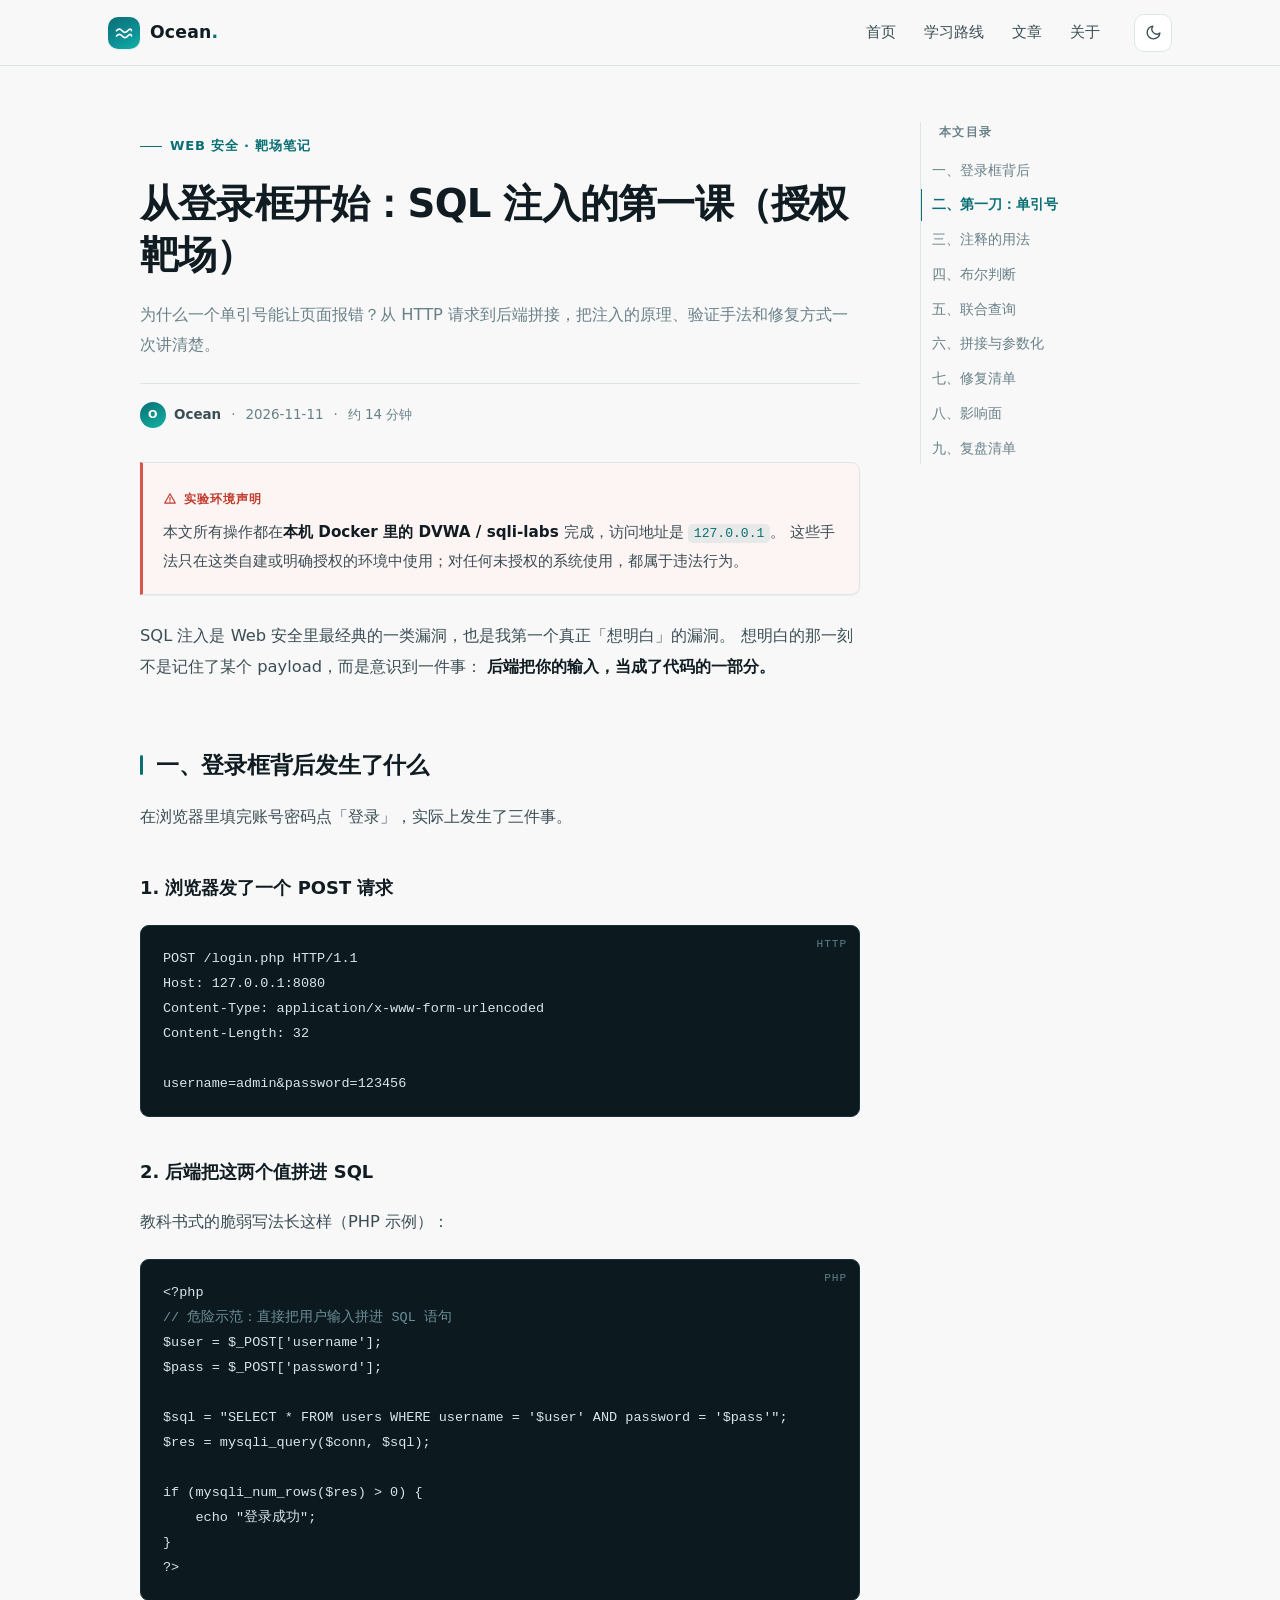
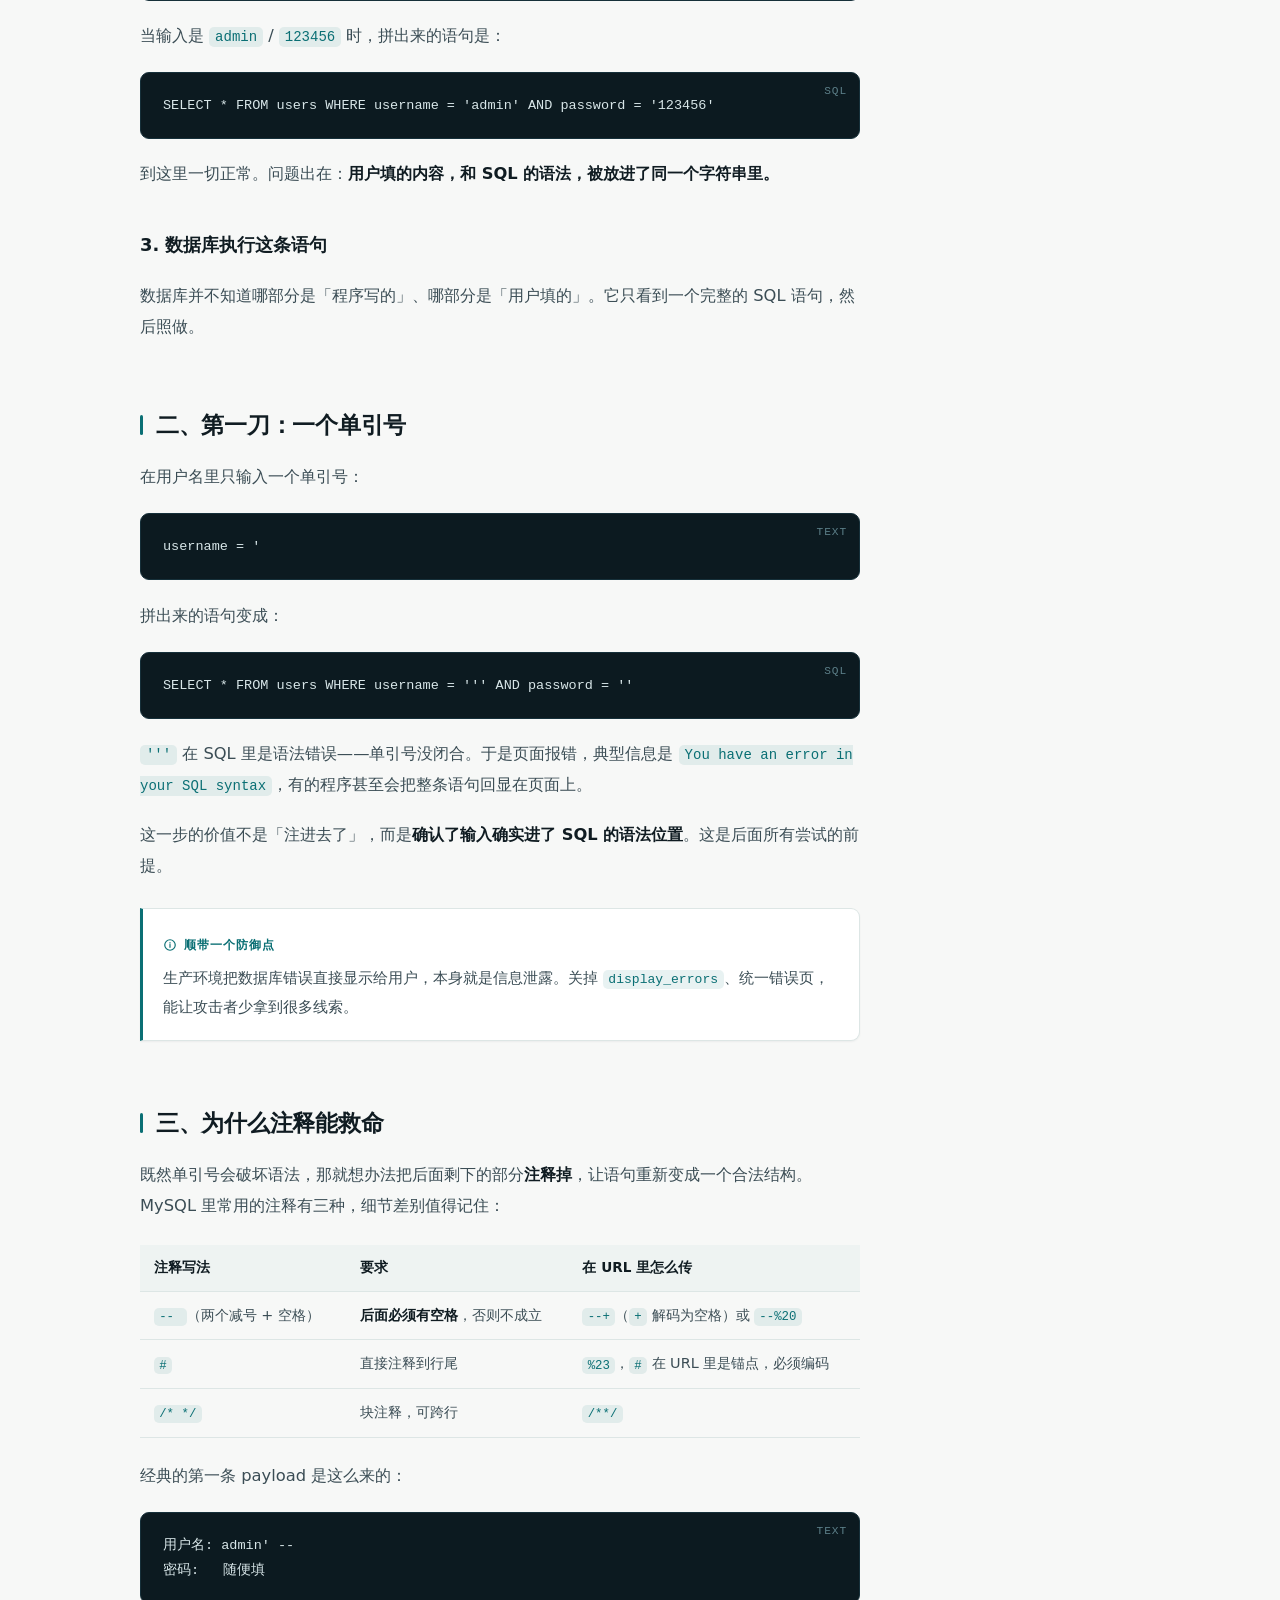
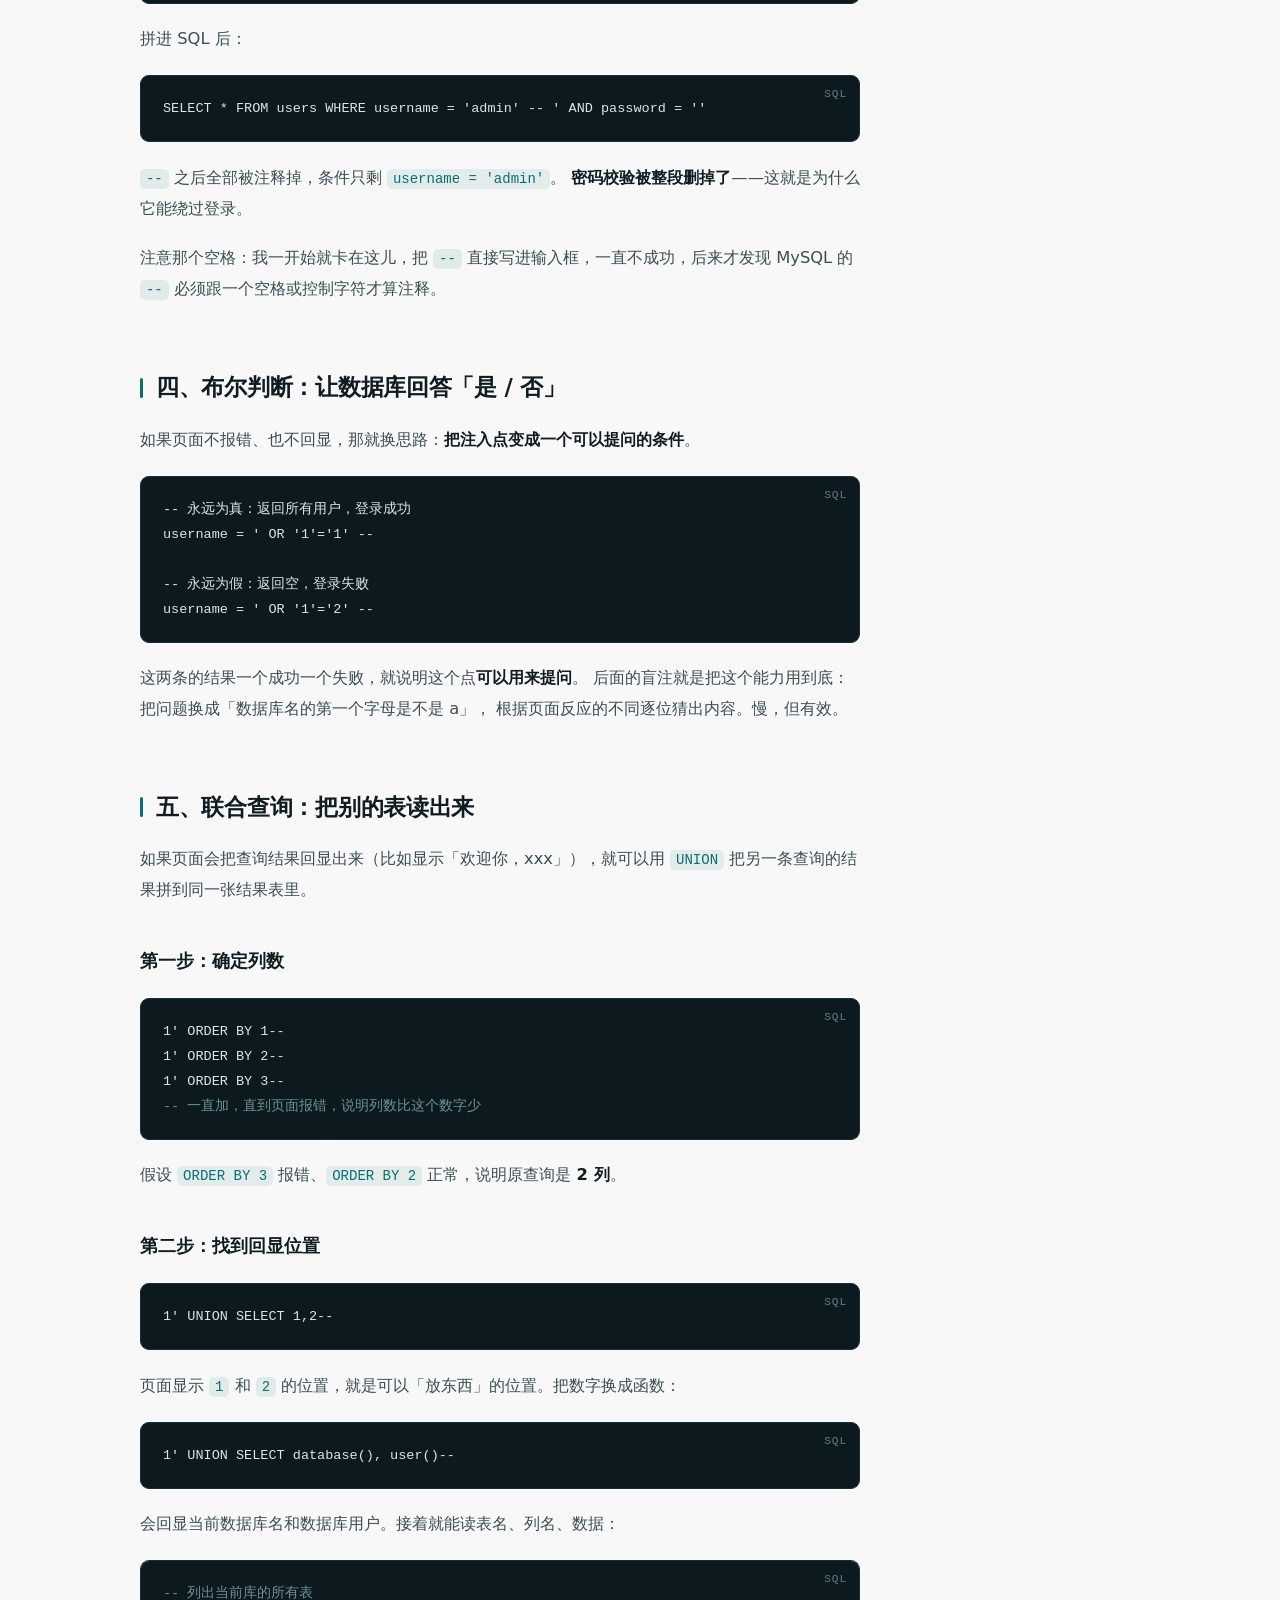
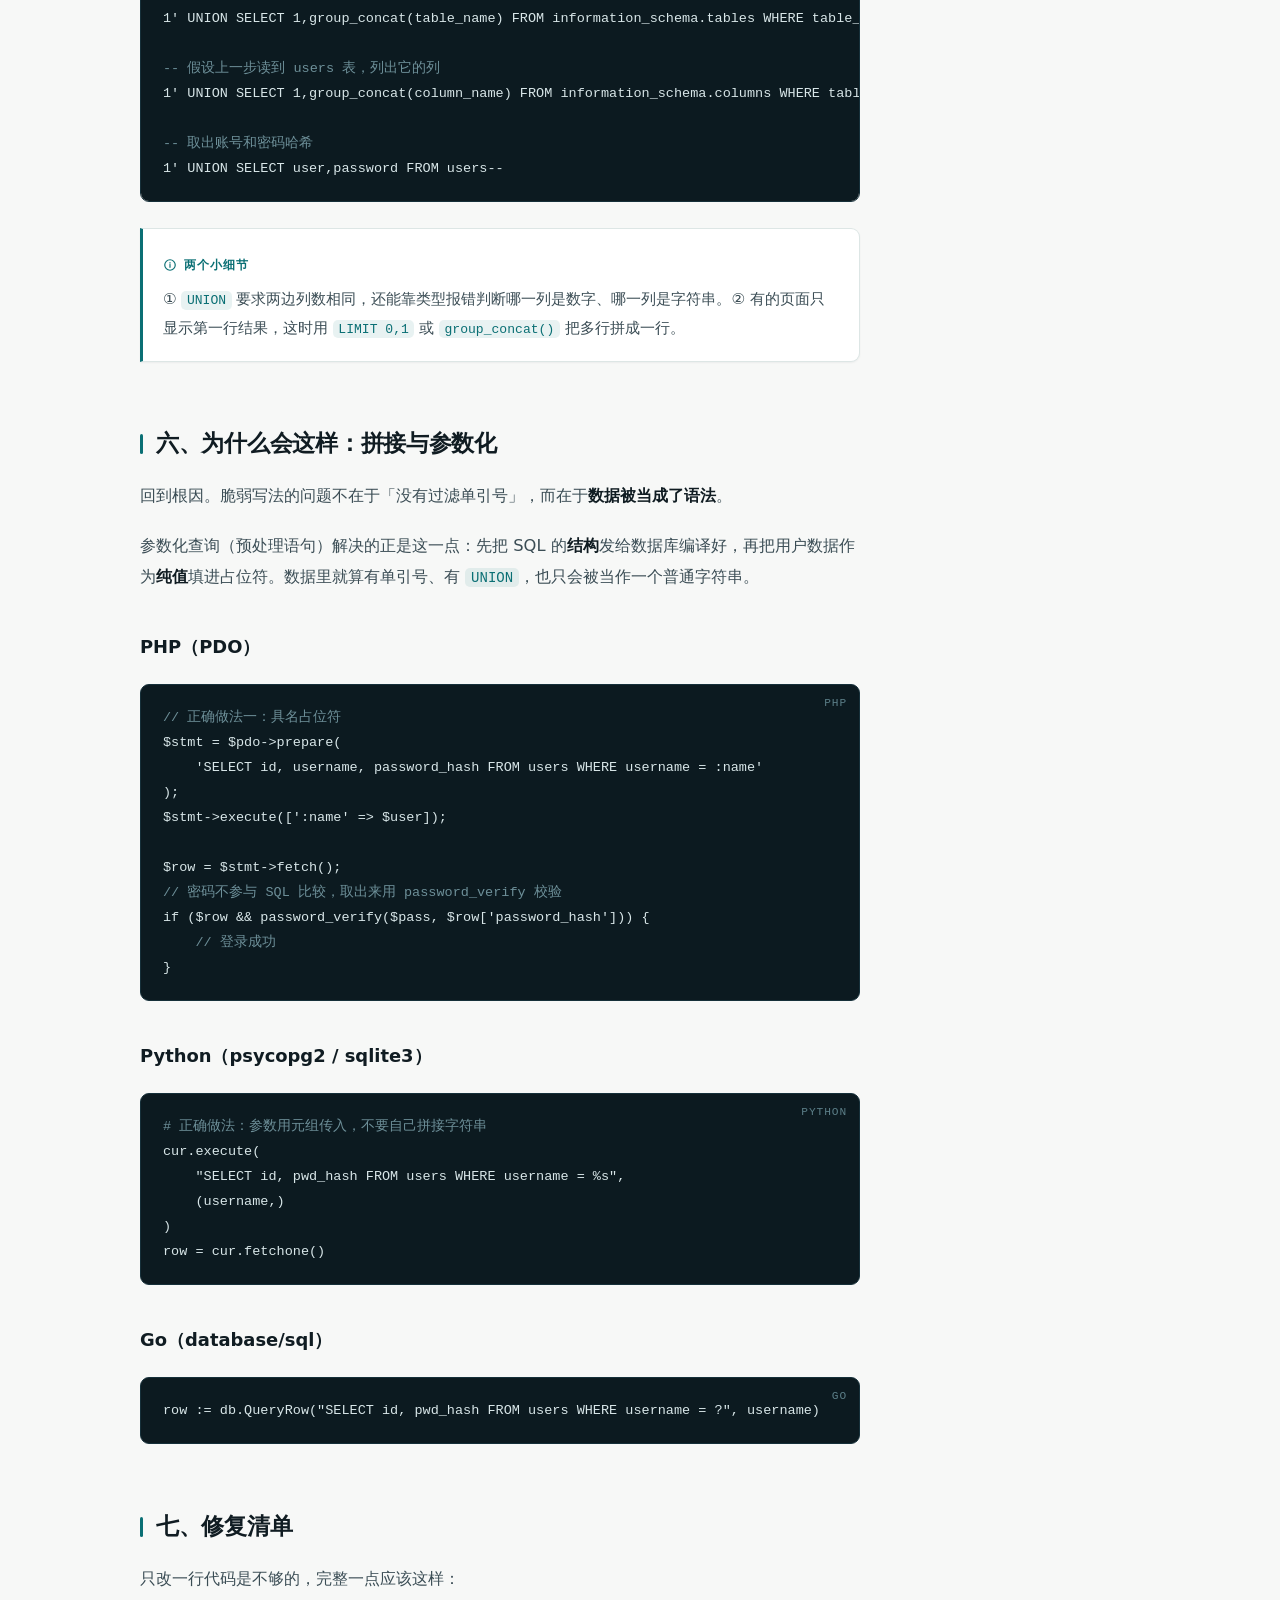
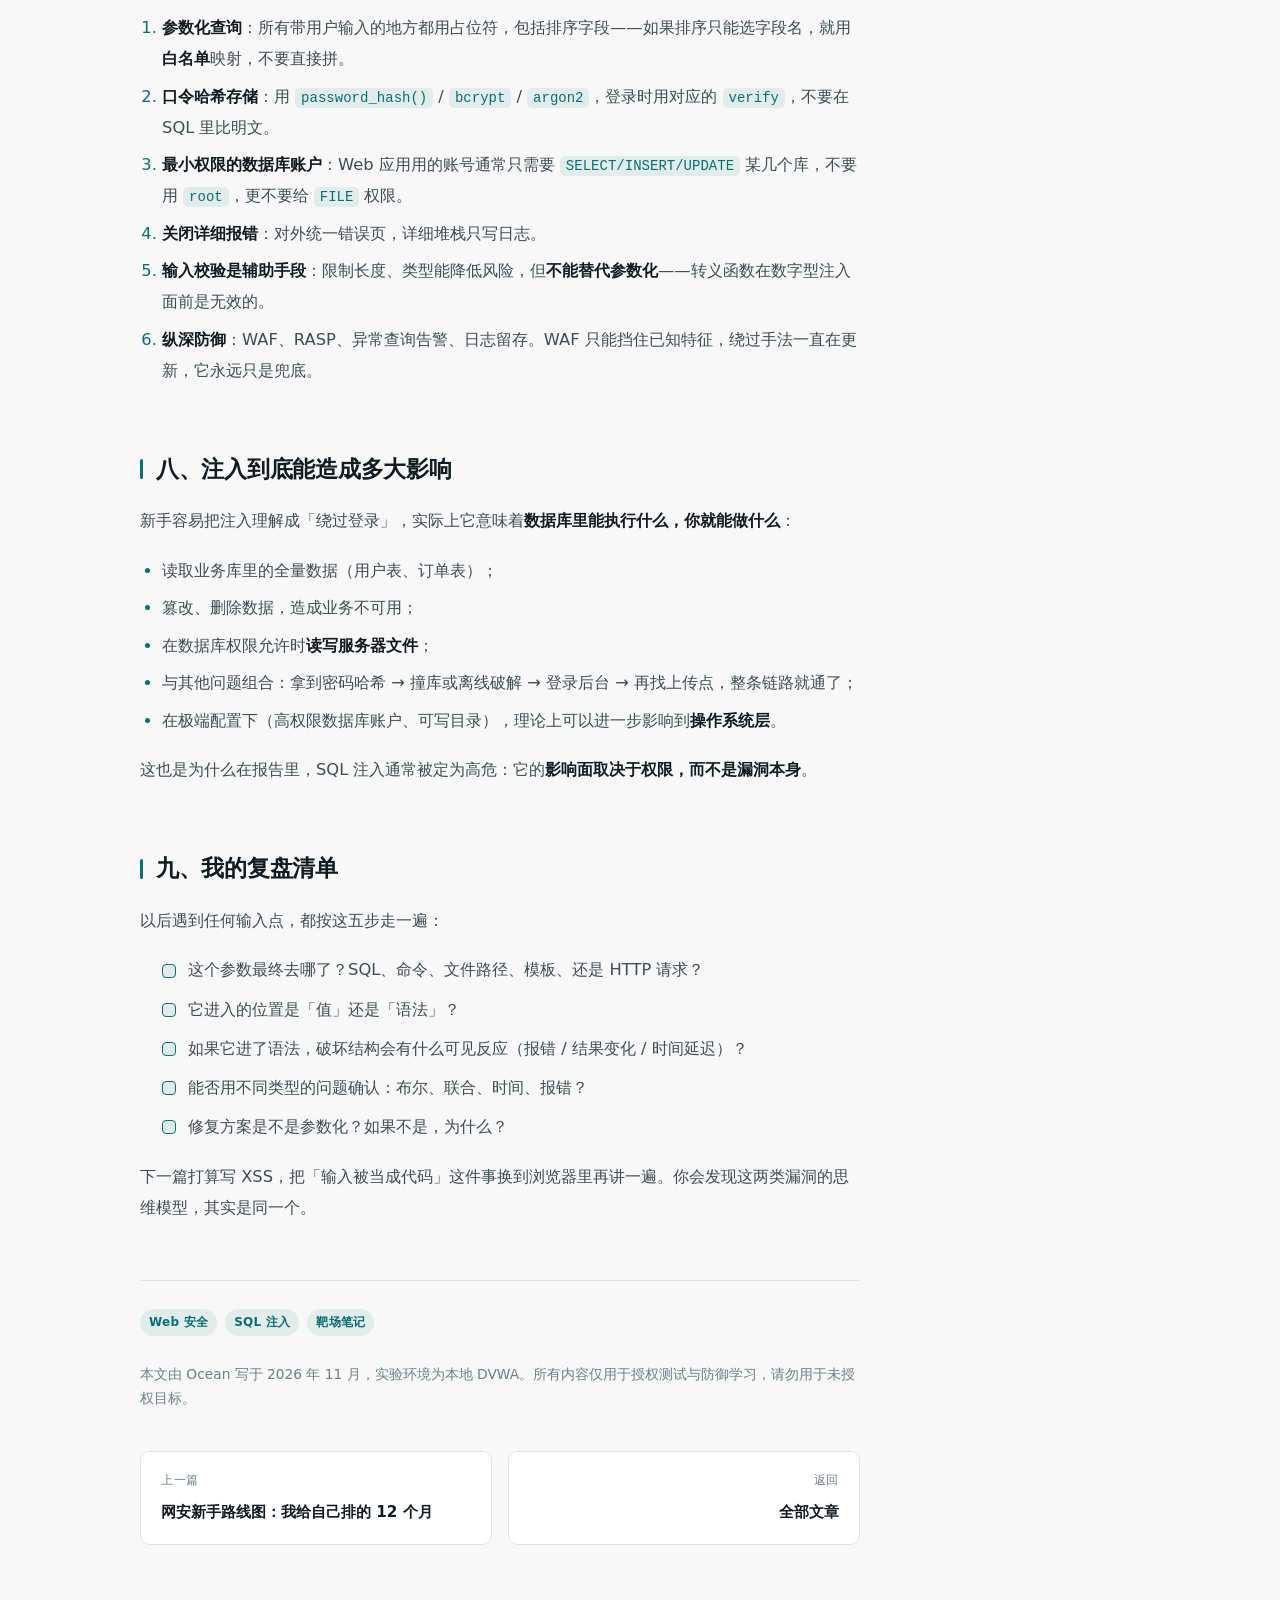
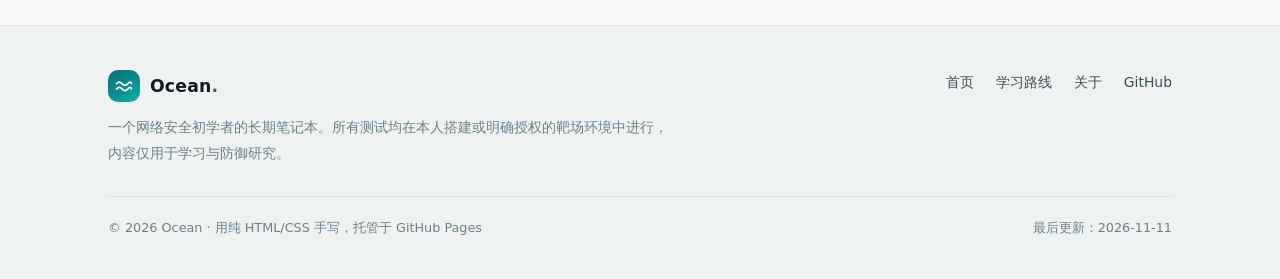
<file: posts/web-login-lab.html>
<!DOCTYPE html>
<html lang="zh-CN" data-theme="light">
<head>
<meta charset="utf-8">
<meta name="viewport" content="width=device-width, initial-scale=1">
<title>从登录框开始：SQL 注入的第一课（授权靶场） · Ocean</title>
<meta name="description" content="在自建靶场里理解 SQL 注入：从一个单引号讲起，到注释、布尔判断、联合查询，再回到原理和参数化查询的修复方式。">
<meta name="author" content="Ocean">
<meta name="theme-color" content="#0a6f74">
<meta property="og:type" content="article">
<meta property="og:title" content="从登录框开始：SQL 注入的第一课（授权靶场）">
<meta property="og:description" content="为什么一个单引号能让页面报错？从 HTTP 请求到后端拼接，把注入的原理、验证手法和修复方式一次讲清楚。">
<link rel="icon" href="../assets/img/favicon.svg" type="image/svg+xml">
<link rel="stylesheet" href="../assets/css/style.css">
<script>
  (function () {
    try {
      var t = localStorage.getItem('ocean-theme');
      if (!t) t = window.matchMedia('(prefers-color-scheme: dark)').matches ? 'dark' : 'light';
      document.documentElement.setAttribute('data-theme', t);
    } catch (e) {}
  })();
</script>
</head>
<body>
<a class="skip-link" href="#main">跳到正文</a>
<div class="progress" aria-hidden="true"><span id="progressBar"></span></div>

<header class="site-header">
  <div class="header-inner">
    <a class="brand" href="../index.html" aria-label="Ocean 首页">
      <span class="brand-mark" aria-hidden="true">
        <svg viewBox="0 0 24 24" fill="none" stroke="currentColor" stroke-width="2.2" stroke-linecap="round">
          <path d="M2 9c2.5-3 5-3 7.5 0S14.5 12 17 9s5-3 5 0"/>
          <path d="M2 16c2.5-3 5-3 7.5 0S14.5 19 17 16s5-3 5 0"/>
        </svg>
      </span>
      <span class="brand-text">Ocean<span class="brand-dot">.</span></span>
    </a>
    <button class="nav-toggle" id="navToggle" type="button" aria-expanded="false" aria-controls="siteNav" aria-label="展开导航">
      <svg viewBox="0 0 24 24" fill="none" stroke="currentColor" stroke-width="2" stroke-linecap="round">
        <path d="M4 7h16M4 12h16M4 17h16"/>
      </svg>
    </button>
    <nav class="nav" id="siteNav" aria-label="主导航">
      <a href="../index.html">首页</a>
      <a href="security-roadmap.html">学习路线</a>
      <a href="../index.html#posts">文章</a>
      <a href="../about.html">关于</a>
    </nav>
    <button class="theme-btn" id="themeToggle" type="button" aria-label="切换深色模式">
      <svg class="icon-moon" viewBox="0 0 24 24" fill="none" stroke="currentColor" stroke-width="1.9" stroke-linecap="round" stroke-linejoin="round">
        <path d="M21 12.8A9 9 0 1 1 11.2 3a7 7 0 0 0 9.8 9.8z"/>
      </svg>
      <svg class="icon-sun" viewBox="0 0 24 24" fill="none" stroke="currentColor" stroke-width="1.9" stroke-linecap="round" stroke-linejoin="round">
        <circle cx="12" cy="12" r="4.2"/>
        <path d="M12 2v2.2M12 19.8V22M4.2 4.2l1.6 1.6M18.2 18.2l1.6 1.6M2 12h2.2M19.8 12H22M4.2 19.8l1.6-1.6M18.2 5.8l1.6-1.6"/>
      </svg>
    </button>
  </div>
</header>

<main id="main">
  <div class="wrap">
    <div class="article-shell">
      <article>
        <header class="article-head">
          <p class="kicker">Web 安全 · 靶场笔记</p>
          <h1 class="article-title">从登录框开始：SQL 注入的第一课（授权靶场）</h1>
          <p class="article-deck">为什么一个单引号能让页面报错？从 HTTP 请求到后端拼接，把注入的原理、验证手法和修复方式一次讲清楚。</p>
          <div class="article-meta">
            <span class="author"><span class="avatar">O</span>Ocean</span>
            <span class="sep" aria-hidden="true">·</span>
            <time datetime="2026-11-11">2026-11-11</time>
            <span class="sep" aria-hidden="true">·</span>
            <span>约 14 分钟</span>
          </div>
        </header>

        <div class="prose">
          <div class="callout warn">
            <p class="callout-label">
              <svg viewBox="0 0 24 24" fill="none" stroke="currentColor" stroke-width="2" stroke-linecap="round" stroke-linejoin="round" aria-hidden="true">
                <path d="M12 3l9 16H3z"/><path d="M12 9v5M12 16.5v.4"/>
              </svg>
              实验环境声明
            </p>
            <p>
              本文所有操作都在<strong>本机 Docker 里的 DVWA / sqli-labs</strong> 完成，访问地址是 <code>127.0.0.1</code>。
              这些手法只在这类自建或明确授权的环境中使用；对任何未授权的系统使用，都属于违法行为。
            </p>
          </div>

          <p>
            SQL 注入是 Web 安全里最经典的一类漏洞，也是我第一个真正「想明白」的漏洞。
            想明白的那一刻不是记住了某个 payload，而是意识到一件事：
            <strong>后端把你的输入，当成了代码的一部分。</strong>
          </p>

          <h2 id="flow">一、登录框背后发生了什么</h2>
          <p>在浏览器里填完账号密码点「登录」，实际上发生了三件事。</p>

          <h3>1. 浏览器发了一个 POST 请求</h3>
          <pre><span class="lang">http</span><code>POST /login.php HTTP/1.1
Host: 127.0.0.1:8080
Content-Type: application/x-www-form-urlencoded
Content-Length: 32

username=admin&amp;password=123456</code></pre>

          <h3>2. 后端把这两个值拼进 SQL</h3>
          <p>教科书式的脆弱写法长这样（PHP 示例）：</p>
          <pre><span class="lang">php</span><code>&lt;?php
<span class="c">// 危险示范：直接把用户输入拼进 SQL 语句</span>
$user = $_POST['username'];
$pass = $_POST['password'];

$sql = "SELECT * FROM users WHERE username = '$user' AND password = '$pass'";
$res = mysqli_query($conn, $sql);

if (mysqli_num_rows($res) &gt; 0) {
    echo "登录成功";
}
?&gt;</code></pre>
          <p>当输入是 <code>admin</code> / <code>123456</code> 时，拼出来的语句是：</p>
          <pre><span class="lang">sql</span><code>SELECT * FROM users WHERE username = 'admin' AND password = '123456'</code></pre>
          <p>到这里一切正常。问题出在：<strong>用户填的内容，和 SQL 的语法，被放进了同一个字符串里。</strong></p>

          <h3>3. 数据库执行这条语句</h3>
          <p>数据库并不知道哪部分是「程序写的」、哪部分是「用户填的」。它只看到一个完整的 SQL 语句，然后照做。</p>

          <h2 id="quote">二、第一刀：一个单引号</h2>
          <p>在用户名里只输入一个单引号：</p>
          <pre><span class="lang">text</span><code>username = '</code></pre>
          <p>拼出来的语句变成：</p>
          <pre><span class="lang">sql</span><code>SELECT * FROM users WHERE username = ''' AND password = ''</code></pre>
          <p>
            <code>'''</code> 在 SQL 里是语法错误——单引号没闭合。于是页面报错，典型信息是
            <code>You have an error in your SQL syntax</code>，有的程序甚至会把整条语句回显在页面上。
          </p>
          <p>这一步的价值不是「注进去了」，而是<strong>确认了输入确实进了 SQL 的语法位置</strong>。这是后面所有尝试的前提。</p>
          <div class="callout">
            <p class="callout-label">
              <svg viewBox="0 0 24 24" fill="none" stroke="currentColor" stroke-width="2" stroke-linecap="round" stroke-linejoin="round" aria-hidden="true">
                <circle cx="12" cy="12" r="9"/><path d="M12 11v5M12 8v.4"/>
              </svg>
              顺带一个防御点
            </p>
            <p>生产环境把数据库错误直接显示给用户，本身就是信息泄露。关掉 <code>display_errors</code>、统一错误页，能让攻击者少拿到很多线索。</p>
          </div>

          <h2 id="comment">三、为什么注释能救命</h2>
          <p>
            既然单引号会破坏语法，那就想办法把后面剩下的部分<strong>注释掉</strong>，让语句重新变成一个合法结构。
            MySQL 里常用的注释有三种，细节差别值得记住：
          </p>
          <table>
            <thead>
              <tr><th>注释写法</th><th>要求</th><th>在 URL 里怎么传</th></tr>
            </thead>
            <tbody>
              <tr><td><code>-- </code>（两个减号 + 空格）</td><td><strong>后面必须有空格</strong>，否则不成立</td><td><code>--+</code>（<code>+</code> 解码为空格）或 <code>--%20</code></td></tr>
              <tr><td><code>#</code></td><td>直接注释到行尾</td><td><code>%23</code>，<code>#</code> 在 URL 里是锚点，必须编码</td></tr>
              <tr><td><code>/* */</code></td><td>块注释，可跨行</td><td><code>/**/</code></td></tr>
            </tbody>
          </table>
          <p>经典的第一条 payload 是这么来的：</p>
          <pre><span class="lang">text</span><code>用户名: admin' -- 
密码:   随便填</code></pre>
          <p>拼进 SQL 后：</p>
          <pre><span class="lang">sql</span><code>SELECT * FROM users WHERE username = 'admin' -- ' AND password = ''</code></pre>
          <p>
            <code>--</code> 之后全部被注释掉，条件只剩 <code>username = 'admin'</code>。
            <strong>密码校验被整段删掉了</strong>——这就是为什么它能绕过登录。
          </p>
          <p>
            注意那个空格：我一开始就卡在这儿，把 <code>--</code> 直接写进输入框，一直不成功，后来才发现 MySQL 的 <code>--</code> 必须跟一个空格或控制字符才算注释。
          </p>

          <h2 id="boolean">四、布尔判断：让数据库回答「是 / 否」</h2>
          <p>如果页面不报错、也不回显，那就换思路：<strong>把注入点变成一个可以提问的条件</strong>。</p>
          <pre><span class="lang">sql</span><code>-- 永远为真：返回所有用户，登录成功
username = ' OR '1'='1' -- 

-- 永远为假：返回空，登录失败
username = ' OR '1'='2' -- </code></pre>
          <p>
            这两条的结果一个成功一个失败，就说明这个点<strong>可以用来提问</strong>。
            后面的盲注就是把这个能力用到底：把问题换成「数据库名的第一个字母是不是 a」，
            根据页面反应的不同逐位猜出内容。慢，但有效。
          </p>

          <h2 id="union">五、联合查询：把别的表读出来</h2>
          <p>如果页面会把查询结果回显出来（比如显示「欢迎你，xxx」），就可以用 <code>UNION</code> 把另一条查询的结果拼到同一张结果表里。</p>

          <h3>第一步：确定列数</h3>
          <pre><span class="lang">sql</span><code>1' ORDER BY 1-- 
1' ORDER BY 2-- 
1' ORDER BY 3-- 
<span class="c">-- 一直加，直到页面报错，说明列数比这个数字少</span></code></pre>
          <p>假设 <code>ORDER BY 3</code> 报错、<code>ORDER BY 2</code> 正常，说明原查询是 <strong>2 列</strong>。</p>

          <h3>第二步：找到回显位置</h3>
          <pre><span class="lang">sql</span><code>1' UNION SELECT 1,2-- </code></pre>
          <p>页面显示 <code>1</code> 和 <code>2</code> 的位置，就是可以「放东西」的位置。把数字换成函数：</p>
          <pre><span class="lang">sql</span><code>1' UNION SELECT database(), user()-- </code></pre>
          <p>会回显当前数据库名和数据库用户。接着就能读表名、列名、数据：</p>
          <pre><span class="lang">sql</span><code><span class="c">-- 列出当前库的所有表</span>
1' UNION SELECT 1,group_concat(table_name) FROM information_schema.tables WHERE table_schema=database()-- 

<span class="c">-- 假设上一步读到 users 表，列出它的列</span>
1' UNION SELECT 1,group_concat(column_name) FROM information_schema.columns WHERE table_name='users'-- 

<span class="c">-- 取出账号和密码哈希</span>
1' UNION SELECT user,password FROM users-- </code></pre>
          <div class="callout">
            <p class="callout-label">
              <svg viewBox="0 0 24 24" fill="none" stroke="currentColor" stroke-width="2" stroke-linecap="round" stroke-linejoin="round" aria-hidden="true">
                <circle cx="12" cy="12" r="9"/><path d="M12 11v5M12 8v.4"/>
              </svg>
              两个小细节
            </p>
            <p>① <code>UNION</code> 要求两边列数相同，还能靠类型报错判断哪一列是数字、哪一列是字符串。② 有的页面只显示第一行结果，这时用 <code>LIMIT 0,1</code> 或 <code>group_concat()</code> 把多行拼成一行。</p>
          </div>

          <h2 id="why">六、为什么会这样：拼接与参数化</h3>
          <p>回到根因。脆弱写法的问题不在于「没有过滤单引号」，而在于<strong>数据被当成了语法</strong>。</p>
          <p>参数化查询（预处理语句）解决的正是这一点：先把 SQL 的<strong>结构</strong>发给数据库编译好，再把用户数据作为<strong>纯值</strong>填进占位符。数据里就算有单引号、有 <code>UNION</code>，也只会被当作一个普通字符串。</p>

          <h3>PHP（PDO）</h3>
          <pre><span class="lang">php</span><code><span class="c">// 正确做法一：具名占位符</span>
$stmt = $pdo-&gt;prepare(
    'SELECT id, username, password_hash FROM users WHERE username = :name'
);
$stmt-&gt;execute([':name' =&gt; $user]);

$row = $stmt-&gt;fetch();
<span class="c">// 密码不参与 SQL 比较，取出来用 password_verify 校验</span>
if ($row &amp;&amp; password_verify($pass, $row['password_hash'])) {
    <span class="c">// 登录成功</span>
}</code></pre>

          <h3>Python（psycopg2 / sqlite3）</h3>
          <pre><span class="lang">python</span><code><span class="c"># 正确做法：参数用元组传入，不要自己拼接字符串</span>
cur.execute(
    "SELECT id, pwd_hash FROM users WHERE username = %s",
    (username,)
)
row = cur.fetchone()</code></pre>

          <h3>Go（database/sql）</h3>
          <pre><span class="lang">go</span><code>row := db.QueryRow("SELECT id, pwd_hash FROM users WHERE username = ?", username)</code></pre>

          <h2 id="fix">七、修复清单</h2>
          <p>只改一行代码是不够的，完整一点应该这样：</p>
          <ol>
            <li><strong>参数化查询</strong>：所有带用户输入的地方都用占位符，包括排序字段——如果排序只能选字段名，就用<strong>白名单</strong>映射，不要直接拼。</li>
            <li><strong>口令哈希存储</strong>：用 <code>password_hash()</code> / <code>bcrypt</code> / <code>argon2</code>，登录时用对应的 <code>verify</code>，不要在 SQL 里比明文。</li>
            <li><strong>最小权限的数据库账户</strong>：Web 应用用的账号通常只需要 <code>SELECT/INSERT/UPDATE</code> 某几个库，不要用 <code>root</code>，更不要给 <code>FILE</code> 权限。</li>
            <li><strong>关闭详细报错</strong>：对外统一错误页，详细堆栈只写日志。</li>
            <li><strong>输入校验是辅助手段</strong>：限制长度、类型能降低风险，但<strong>不能替代参数化</strong>——转义函数在数字型注入面前是无效的。</li>
            <li><strong>纵深防御</strong>：WAF、RASP、异常查询告警、日志留存。WAF 只能挡住已知特征，绕过手法一直在更新，它永远只是兜底。</li>
          </ol>

          <h2 id="impact">八、注入到底能造成多大影响</h2>
          <p>新手容易把注入理解成「绕过登录」，实际上它意味着<strong>数据库里能执行什么，你就能做什么</strong>：</p>
          <ul>
            <li>读取业务库里的全量数据（用户表、订单表）；</li>
            <li>篡改、删除数据，造成业务不可用；</li>
            <li>在数据库权限允许时<strong>读写服务器文件</strong>；</li>
            <li>与其他问题组合：拿到密码哈希 → 撞库或离线破解 → 登录后台 → 再找上传点，整条链路就通了；</li>
            <li>在极端配置下（高权限数据库账户、可写目录），理论上可以进一步影响到<strong>操作系统层</strong>。</li>
          </ul>
          <p>
            这也是为什么在报告里，SQL 注入通常被定为高危：它的<strong>影响面取决于权限，而不是漏洞本身</strong>。
          </p>

          <h2 id="review">九、我的复盘清单</h2>
          <p>以后遇到任何输入点，都按这五步走一遍：</p>
          <ul class="checklist">
            <li>这个参数最终去哪了？SQL、命令、文件路径、模板、还是 HTTP 请求？</li>
            <li>它进入的位置是「值」还是「语法」？</li>
            <li>如果它进了语法，破坏结构会有什么可见反应（报错 / 结果变化 / 时间延迟）？</li>
            <li>能否用不同类型的问题确认：布尔、联合、时间、报错？</li>
            <li>修复方案是不是参数化？如果不是，为什么？</li>
          </ul>

          <p>
            下一篇打算写 XSS，把「输入被当成代码」这件事换到浏览器里再讲一遍。你会发现这两类漏洞的思维模型，其实是同一个。
          </p>
        </div>

        <footer class="article-footer">
          <div class="tag-row">
            <span class="tag">Web 安全</span>
            <span class="tag">SQL 注入</span>
            <span class="tag">靶场笔记</span>
          </div>
          <p class="share-note">
            本文由 Ocean 写于 2026 年 11 月，实验环境为本地 DVWA。所有内容仅用于授权测试与防御学习，请勿用于未授权目标。
          </p>

          <nav class="post-nav" aria-label="文章导航">
            <a href="security-roadmap.html">
              <span class="dir">上一篇</span>
              <span class="ttl">网安新手路线图：我给自己排的 12 个月</span>
            </a>
            <a class="next" href="../index.html#posts">
              <span class="dir">返回</span>
              <span class="ttl">全部文章</span>
            </a>
          </nav>
        </footer>
      </article>

      <aside class="toc" aria-label="本文目录">
        <p class="toc-title">本文目录</p>
        <ol>
          <li><a href="#flow">一、登录框背后</a></li>
          <li><a href="#quote">二、第一刀：单引号</a></li>
          <li><a href="#comment">三、注释的用法</a></li>
          <li><a href="#boolean">四、布尔判断</a></li>
          <li><a href="#union">五、联合查询</a></li>
          <li><a href="#why">六、拼接与参数化</a></li>
          <li><a href="#fix">七、修复清单</a></li>
          <li><a href="#impact">八、影响面</a></li>
          <li><a href="#review">九、复盘清单</a></li>
        </ol>
      </aside>
    </div>
  </div>
</main>

<footer class="site-footer">
  <div class="wrap">
    <div class="footer-inner">
      <div class="footer-brand">
        <a class="brand" href="../index.html">
          <span class="brand-mark" aria-hidden="true">
            <svg viewBox="0 0 24 24" fill="none" stroke="currentColor" stroke-width="2.2" stroke-linecap="round">
              <path d="M2 9c2.5-3 5-3 7.5 0S14.5 12 17 9s5-3 5 0"/>
              <path d="M2 16c2.5-3 5-3 7.5 0S14.5 19 17 16s5-3 5 0"/>
            </svg>
          </span>
          <span class="brand-text">Ocean<span class="brand-dot">.</span></span>
        </a>
        <p>一个网络安全初学者的长期笔记本。所有测试均在本人搭建或明确授权的靶场环境中进行，内容仅用于学习与防御研究。</p>
      </div>
      <nav class="footer-links" aria-label="页脚导航">
        <a href="../index.html">首页</a>
        <a href="security-roadmap.html">学习路线</a>
        <a href="../about.html">关于</a>
        <a href="https://github.com/GNOT9178/ocean.github.io" rel="noopener">GitHub</a>
      </nav>
    </div>
    <div class="footer-bottom">
      <span>© <span id="year">2025</span> Ocean · 用纯 HTML/CSS 手写，托管于 GitHub Pages</span>
      <span>最后更新：2026-11-11</span>
    </div>
  </div>
</footer>

<button class="back-top" id="backTop" type="button" aria-label="回到顶部">
  <svg viewBox="0 0 24 24" fill="none" stroke="currentColor" stroke-width="2" stroke-linecap="round" stroke-linejoin="round">
    <path d="M12 19V5M6 11l6-6 6 6"/>
  </svg>
</button>

<script src="../assets/js/main.js"></script>
</body>
</html>
</file>
<file: assets/css/style.css>
/* ==========================================================================
   Ocean · 网络安全学习笔记
   纯手写样式表，无框架、无外部依赖
   1. 变量与主题   2. 基础重置   3. 页头导航   4. 首页 Hero
   5. 通用板块     6. 文章卡片   7. 文章页      8. 正文排版
   9. 页脚与杂项  10. 响应式    11. 动效降级
   ========================================================================== */

/* ---------- 1. 变量与主题 ---------- */
:root {
  color-scheme: light;

  --bg: #f7f8f7;
  --bg-soft: #eef3f2;
  --surface: #ffffff;
  --surface-2: #fbfcfc;
  --ink: #101c22;
  --ink-soft: #3b4d55;
  --muted: #6a8089;
  --line: #dde6e5;
  --line-soft: #eaf0ef;

  --accent: #0a6f74;
  --accent-hover: #075a5e;
  --accent-ink: #f1fffd;
  --accent-soft: rgba(10, 111, 116, 0.09);
  --amber: #a8641c;

  --shadow-sm: 0 1px 2px rgba(16, 28, 34, 0.05);
  --shadow-md: 0 1px 2px rgba(16, 28, 34, 0.04), 0 14px 34px -20px rgba(16, 28, 34, 0.28);
  --shadow-lg: 0 2px 4px rgba(16, 28, 34, 0.04), 0 24px 60px -32px rgba(16, 28, 34, 0.4);

  --radius: 14px;
  --radius-sm: 9px;
  --maxw: 1120px;
  --measure: 720px;
  --header-h: 66px;

  --font-sans: -apple-system, BlinkMacSystemFont, "Segoe UI Variable Text", "Segoe UI",
    "PingFang SC", "Hiragino Sans GB", "Microsoft YaHei", "Noto Sans SC", system-ui, sans-serif;
  --font-mono: "Cascadia Code", "JetBrains Mono", "SFMono-Regular", Consolas, Menlo, monospace;
}

[data-theme="dark"] {
  color-scheme: dark;

  --bg: #0a1216;
  --bg-soft: #0e1a1f;
  --surface: #101d23;
  --surface-2: #0d181d;
  --ink: #e7f0f1;
  --ink-soft: #b9cdd1;
  --muted: #8aa2a8;
  --line: #1e2e35;
  --line-soft: #17252b;

  --accent: #54c8bb;
  --accent-hover: #7adcd0;
  --accent-ink: #04191a;
  --accent-soft: rgba(84, 200, 187, 0.12);
  --amber: #e2ab5f;

  --shadow-sm: 0 1px 2px rgba(0, 0, 0, 0.4);
  --shadow-md: 0 1px 2px rgba(0, 0, 0, 0.3), 0 18px 40px -24px rgba(0, 0, 0, 0.8);
  --shadow-lg: 0 2px 6px rgba(0, 0, 0, 0.35), 0 30px 70px -36px rgba(0, 0, 0, 0.9);
}

/* ---------- 2. 基础重置 ---------- */
*,
*::before,
*::after { box-sizing: border-box; }

html {
  -webkit-text-size-adjust: 100%;
  scroll-behavior: smooth;
  scroll-padding-top: calc(var(--header-h) + 24px);
}

body {
  margin: 0;
  background: var(--bg);
  color: var(--ink);
  font-family: var(--font-sans);
  font-size: 16.5px;
  line-height: 1.75;
  -webkit-font-smoothing: antialiased;
  text-rendering: optimizeLegibility;
  overflow-x: hidden;
}

img { max-width: 100%; display: block; }
a { color: var(--accent); text-decoration: none; }
a:hover { color: var(--accent-hover); }

::selection { background: var(--accent); color: var(--accent-ink); }

:focus-visible {
  outline: 2px solid var(--accent);
  outline-offset: 3px;
  border-radius: 3px;
}

.skip-link {
  position: absolute;
  left: -9999px;
  top: 0;
  background: var(--accent);
  color: var(--accent-ink);
  padding: 10px 18px;
  border-radius: 0 0 8px 0;
  z-index: 200;
}
.skip-link:focus { left: 0; color: var(--accent-ink); }

.wrap {
  width: 100%;
  max-width: var(--maxw);
  margin: 0 auto;
  padding: 0 28px;
}

/* ---------- 3. 页头导航 ---------- */
.site-header {
  position: sticky;
  top: 0;
  z-index: 100;
  height: var(--header-h);
  background: var(--bg);
  border-bottom: 1px solid var(--line);
}
@supports (backdrop-filter: blur(6px)) {
  .site-header {
    background: color-mix(in srgb, var(--bg) 84%, transparent);
    backdrop-filter: blur(14px) saturate(140%);
  }
}
.site-header.is-scrolled { box-shadow: var(--shadow-sm); }

.header-inner {
  height: 100%;
  max-width: var(--maxw);
  margin: 0 auto;
  padding: 0 28px;
  display: flex;
  align-items: center;
  gap: 22px;
}

.brand {
  display: inline-flex;
  align-items: center;
  gap: 10px;
  color: var(--ink);
  font-weight: 650;
  font-size: 1.08rem;
  letter-spacing: 0.01em;
}
.brand:hover { color: var(--ink); }
.brand-mark {
  display: grid;
  place-items: center;
  width: 32px;
  height: 32px;
  border-radius: 10px;
  background: linear-gradient(150deg, var(--accent), #0d9096 60%, #12b3a4);
  color: #fff;
  box-shadow: var(--shadow-sm);
}
.brand-mark svg { width: 18px; height: 18px; }
.brand-dot { color: var(--accent); }

.nav {
  margin-left: auto;
  display: flex;
  align-items: center;
  gap: 4px;
}
.nav a {
  position: relative;
  padding: 8px 12px;
  color: var(--ink-soft);
  font-size: 0.94rem;
  border-radius: 8px;
  transition: color 0.18s ease, background 0.18s ease;
}
.nav a:hover { color: var(--ink); background: var(--accent-soft); }
.nav a.is-current { color: var(--accent); font-weight: 600; }
.nav a.is-current::after {
  content: "";
  position: absolute;
  left: 12px;
  right: 12px;
  bottom: 2px;
  height: 2px;
  border-radius: 2px;
  background: var(--accent);
}

.theme-btn {
  display: grid;
  place-items: center;
  width: 38px;
  height: 38px;
  padding: 0;
  border: 1px solid var(--line);
  border-radius: 10px;
  background: var(--surface);
  color: var(--ink-soft);
  cursor: pointer;
  transition: color 0.18s ease, border-color 0.18s ease, transform 0.18s ease;
}
.theme-btn:hover { color: var(--accent); border-color: var(--accent); transform: translateY(-1px); }
.theme-btn svg { width: 17px; height: 17px; }
.theme-btn .icon-sun { display: none; }
[data-theme="dark"] .theme-btn .icon-sun { display: block; }
[data-theme="dark"] .theme-btn .icon-moon { display: none; }

.nav-toggle {
  display: none;
  width: 38px;
  height: 38px;
  padding: 0;
  border: 1px solid var(--line);
  border-radius: 10px;
  background: var(--surface);
  color: var(--ink-soft);
  cursor: pointer;
}
.nav-toggle svg { width: 18px; height: 18px; margin: 0 auto; }

/* ---------- 4. 首页 Hero ---------- */
.hero {
  position: relative;
  padding: 76px 0 64px;
  overflow: hidden;
}
.hero::before {
  content: "";
  position: absolute;
  inset: -30% -10% auto -10%;
  height: 620px;
  background:
    radial-gradient(46% 52% at 22% 18%, var(--accent-soft), transparent 70%),
    radial-gradient(38% 46% at 82% 6%, rgba(18, 179, 164, 0.12), transparent 72%);
  pointer-events: none;
  z-index: 0;
}
.hero::after {
  content: "";
  position: absolute;
  left: 0;
  right: 0;
  bottom: 0;
  height: 1px;
  background: linear-gradient(90deg, transparent, var(--line), transparent);
}
.hero-inner {
  position: relative;
  z-index: 1;
  display: grid;
  grid-template-columns: minmax(0, 1.08fr) minmax(0, 0.92fr);
  gap: 56px;
  align-items: center;
}

.eyebrow {
  display: inline-flex;
  align-items: center;
  gap: 8px;
  margin: 0 0 22px;
  padding: 5px 12px 5px 10px;
  border: 1px solid var(--line);
  border-radius: 999px;
  background: var(--surface);
  color: var(--muted);
  font-size: 0.8rem;
  letter-spacing: 0.04em;
  box-shadow: var(--shadow-sm);
}
.eyebrow .dot {
  width: 7px;
  height: 7px;
  border-radius: 50%;
  background: var(--accent);
  box-shadow: 0 0 0 3px var(--accent-soft);
}

.hero h1 {
  margin: 0;
  font-size: clamp(2.25rem, 5.2vw, 3.55rem);
  line-height: 1.16;
  letter-spacing: -0.022em;
  font-weight: 720;
}
.hero h1 .accent {
  position: relative;
  display: inline-block;
  padding: 0 0.08em;
  margin: 0 -0.02em;
  color: var(--accent);
  white-space: nowrap;
  border-radius: 4px;
  background-image: linear-gradient(
    180deg,
    transparent 62%,
    color-mix(in srgb, var(--accent) 30%, transparent) 62%,
    color-mix(in srgb, var(--accent) 30%, transparent) 95%,
    transparent 95%
  );
}
.hero-sub {
  margin: 22px 0 0;
  max-width: 33em;
  color: var(--ink-soft);
  font-size: 1.06rem;
  line-height: 1.85;
}
.hero-sub strong { color: var(--ink); font-weight: 620; }

.hero-actions {
  display: flex;
  flex-wrap: wrap;
  gap: 12px;
  margin-top: 32px;
}
.btn {
  display: inline-flex;
  align-items: center;
  gap: 8px;
  padding: 11px 20px;
  border: 1px solid transparent;
  border-radius: 10px;
  background: var(--accent);
  color: var(--accent-ink);
  font-size: 0.95rem;
  font-weight: 600;
  transition: transform 0.18s ease, background 0.18s ease, box-shadow 0.18s ease;
  box-shadow: var(--shadow-sm);
}
.btn:hover { background: var(--accent-hover); color: var(--accent-ink); transform: translateY(-1px); box-shadow: var(--shadow-md); }
.btn svg { width: 15px; height: 15px; }
.btn-ghost {
  background: var(--surface);
  color: var(--ink);
  border-color: var(--line);
}
.btn-ghost:hover { background: var(--surface); color: var(--accent); border-color: var(--accent); }

/* 终端卡片 */
.terminal {
  border: 1px solid var(--line);
  border-radius: var(--radius);
  background: var(--surface);
  box-shadow: var(--shadow-lg);
  overflow: hidden;
  transform: rotate(-0.5deg);
}
.terminal-bar {
  display: flex;
  align-items: center;
  gap: 7px;
  padding: 11px 15px;
  border-bottom: 1px solid var(--line);
  background: var(--surface-2);
}
.terminal-bar i {
  width: 10px;
  height: 10px;
  border-radius: 50%;
  background: var(--line);
}
.terminal-bar i:nth-child(1) { background: #ec6a5f; }
.terminal-bar i:nth-child(2) { background: #f4bf4f; }
.terminal-bar i:nth-child(3) { background: #61c554; }
.terminal-bar span {
  margin-left: 8px;
  color: var(--muted);
  font-family: var(--font-mono);
  font-size: 0.76rem;
  letter-spacing: 0.04em;
}
.terminal-body {
  margin: 0;
  padding: 20px 20px 24px;
  font-family: var(--font-mono);
  font-size: 0.84rem;
  line-height: 1.95;
  color: var(--ink-soft);
  white-space: pre-wrap;
  word-break: break-word;
}
.t-prompt { color: var(--accent); font-weight: 600; }
.t-cmd { color: var(--ink); }
.t-out { color: var(--muted); }
.t-key { color: var(--amber); }
.caret {
  display: inline-block;
  width: 7px;
  height: 1.02em;
  margin-left: 2px;
  background: var(--accent);
  vertical-align: -0.16em;
  animation: blink 1.15s steps(1) infinite;
}
@keyframes blink { 0%, 49% { opacity: 1; } 50%, 100% { opacity: 0; } }

/* ---------- 5. 通用板块 ---------- */
.section { padding: 72px 0; }
.section.tight { padding: 48px 0; }
.section-head {
  display: flex;
  align-items: flex-end;
  justify-content: space-between;
  gap: 24px;
  margin-bottom: 34px;
  padding-bottom: 16px;
  border-bottom: 1px solid var(--line);
}
.section-title {
  margin: 0;
  font-size: 1.42rem;
  font-weight: 680;
  letter-spacing: -0.01em;
}
.section-title small {
  display: block;
  margin-top: 6px;
  color: var(--muted);
  font-size: 0.86rem;
  font-weight: 400;
  letter-spacing: 0;
}
.section-link {
  flex: none;
  display: inline-flex;
  align-items: center;
  gap: 6px;
  font-size: 0.9rem;
  color: var(--muted);
}
.section-link:hover { color: var(--accent); }
.section-link svg { width: 14px; height: 14px; transition: transform 0.18s ease; }
.section-link:hover svg { transform: translateX(3px); }

/* ---------- 6. 文章卡片 ---------- */
.post-grid {
  display: grid;
  grid-template-columns: repeat(2, minmax(0, 1fr));
  gap: 20px;
}

.post-card {
  position: relative;
  display: flex;
  flex-direction: column;
  gap: 14px;
  padding: 26px 26px 24px;
  border: 1px solid var(--line);
  border-radius: var(--radius);
  background: var(--surface);
  color: inherit;
  box-shadow: var(--shadow-sm);
  transition: transform 0.22s cubic-bezier(0.22, 1, 0.36, 1), box-shadow 0.22s ease,
    border-color 0.22s ease;
}
.post-card:hover {
  transform: translateY(-3px);
  border-color: color-mix(in srgb, var(--accent) 45%, var(--line));
  box-shadow: var(--shadow-md);
  color: inherit;
}
.post-card:focus-visible { border-color: var(--accent); }

.post-meta {
  display: flex;
  align-items: center;
  flex-wrap: wrap;
  gap: 10px;
  color: var(--muted);
  font-size: 0.79rem;
  letter-spacing: 0.02em;
}
.post-meta .sep { width: 3px; height: 3px; border-radius: 50%; background: currentColor; opacity: 0.5; }

.tag {
  display: inline-block;
  padding: 3px 9px;
  border-radius: 999px;
  background: var(--accent-soft);
  color: var(--accent);
  font-size: 0.75rem;
  font-weight: 600;
  letter-spacing: 0.02em;
}

.post-card h3 {
  margin: 0;
  font-size: 1.2rem;
  line-height: 1.5;
  font-weight: 680;
  letter-spacing: -0.008em;
  color: var(--ink);
}
.post-card p {
  margin: 0;
  color: var(--ink-soft);
  font-size: 0.93rem;
  line-height: 1.8;
  display: -webkit-box;
  -webkit-line-clamp: 3;
  -webkit-box-orient: vertical;
  overflow: hidden;
}
.post-card .card-foot {
  margin-top: auto;
  padding-top: 6px;
  display: inline-flex;
  align-items: center;
  gap: 6px;
  color: var(--accent);
  font-size: 0.86rem;
  font-weight: 600;
}
.post-card .card-foot svg { width: 14px; height: 14px; transition: transform 0.2s ease; }
.post-card:hover .card-foot svg { transform: translateX(4px); }

/* 正在做的事 */
.focus-strip {
  display: grid;
  grid-template-columns: repeat(3, minmax(0, 1fr));
  gap: 16px;
}
.focus-item {
  padding: 22px;
  border: 1px dashed var(--line);
  border-radius: var(--radius);
  background: var(--surface-2);
}
.focus-item h4 {
  margin: 0 0 8px;
  display: flex;
  align-items: center;
  gap: 8px;
  font-size: 0.96rem;
  font-weight: 650;
}
.focus-item h4 svg { width: 16px; height: 16px; color: var(--accent); flex: none; }
.focus-item p { margin: 0; color: var(--muted); font-size: 0.88rem; line-height: 1.8; }

/* ---------- 7. 文章页 ---------- */
.progress {
  position: fixed;
  top: 0;
  left: 0;
  right: 0;
  height: 2px;
  background: transparent;
  z-index: 150;
  pointer-events: none;
}
.progress span {
  display: block;
  width: 0;
  height: 100%;
  background: linear-gradient(90deg, var(--accent), #12b3a4);
  transition: width 0.1s linear;
}

.article-shell {
  display: grid;
  grid-template-columns: minmax(0, var(--measure)) 220px;
  justify-content: center;
  gap: 60px;
  padding: 56px 0 40px;
}

.article-head { margin-bottom: 34px; }
.kicker {
  display: inline-flex;
  align-items: center;
  gap: 8px;
  margin-bottom: 20px;
  color: var(--accent);
  font-size: 0.82rem;
  font-weight: 650;
  letter-spacing: 0.06em;
  text-transform: uppercase;
}
.kicker::before {
  content: "";
  width: 22px;
  height: 1px;
  background: var(--accent);
}
.article-title {
  margin: 0 0 20px;
  font-size: clamp(1.75rem, 3.5vw, 2.42rem);
  line-height: 1.32;
  letter-spacing: -0.02em;
  font-weight: 710;
}
.article-deck {
  margin: 0 0 22px;
  color: var(--muted);
  font-size: 1.02rem;
  line-height: 1.85;
}
.article-meta {
  display: flex;
  flex-wrap: wrap;
  align-items: center;
  gap: 10px;
  padding-top: 18px;
  border-top: 1px solid var(--line);
  color: var(--muted);
  font-size: 0.84rem;
}
.article-meta .author {
  display: inline-flex;
  align-items: center;
  gap: 8px;
  color: var(--ink-soft);
  font-weight: 600;
}
.article-meta .avatar {
  display: grid;
  place-items: center;
  width: 26px;
  height: 26px;
  border-radius: 50%;
  background: linear-gradient(150deg, var(--accent), #12b3a4);
  color: #fff;
  font-size: 0.7rem;
  font-weight: 700;
  letter-spacing: 0.04em;
}

/* 目录 */
.toc {
  position: sticky;
  top: calc(var(--header-h) + 34px);
  align-self: start;
  max-height: calc(100vh - var(--header-h) - 70px);
  overflow: auto;
  padding-left: 18px;
  border-left: 1px solid var(--line);
  font-size: 0.85rem;
}
.toc-title {
  margin: 0 0 12px;
  color: var(--muted);
  font-size: 0.74rem;
  font-weight: 700;
  letter-spacing: 0.12em;
  text-transform: uppercase;
}
.toc ol {
  margin: 0;
  padding: 0;
  list-style: none;
  display: flex;
  flex-direction: column;
  gap: 3px;
}
.toc a {
  display: block;
  padding: 5px 0 5px 10px;
  margin-left: -19px;
  border-left: 2px solid transparent;
  color: var(--muted);
  line-height: 1.6;
  transition: color 0.16s ease, border-color 0.16s ease;
}
.toc a:hover { color: var(--ink); }
.toc a.is-active {
  color: var(--accent);
  border-left-color: var(--accent);
  font-weight: 600;
}

/* ---------- 8. 正文排版 ---------- */
.prose { font-size: 1.02rem; line-height: 1.9; color: var(--ink-soft); }
.prose > *:first-child { margin-top: 0; }

.prose p { margin: 1.15em 0; }
.prose strong { color: var(--ink); font-weight: 650; }
.prose em { font-style: normal; color: var(--accent); }

.prose h2 {
  position: relative;
  margin: 2.9em 0 0.9em;
  padding-left: 16px;
  font-size: 1.42rem;
  line-height: 1.45;
  font-weight: 690;
  letter-spacing: -0.012em;
  color: var(--ink);
}
.prose h2::before {
  content: "";
  position: absolute;
  left: 0;
  top: 0.28em;
  bottom: 0.28em;
  width: 3px;
  border-radius: 3px;
  background: var(--accent);
}
.prose h3 {
  margin: 2.1em 0 0.6em;
  font-size: 1.12rem;
  font-weight: 660;
  color: var(--ink);
}
.prose h4 {
  margin: 1.8em 0 0.5em;
  font-size: 1rem;
  font-weight: 650;
  color: var(--ink);
}

.prose ul,
.prose ol { margin: 1.1em 0; padding-left: 1.35em; }
.prose li { margin: 0.4em 0; }
.prose li::marker { color: var(--accent); }

.prose a {
  color: var(--accent);
  border-bottom: 1px solid color-mix(in srgb, var(--accent) 35%, transparent);
}
.prose a:hover { border-bottom-color: var(--accent); }

.prose blockquote {
  margin: 1.6em 0;
  padding: 16px 20px 16px 22px;
  border-left: 3px solid var(--accent);
  border-radius: 0 var(--radius-sm) var(--radius-sm) 0;
  background: var(--accent-soft);
  color: var(--ink-soft);
}
.prose blockquote p { margin: 0.35em 0; }
.prose blockquote p:first-child { margin-top: 0; }
.prose blockquote p:last-child { margin-bottom: 0; }

.prose code {
  padding: 0.14em 0.42em;
  border-radius: 5px;
  background: var(--accent-soft);
  color: var(--accent);
  font-family: var(--font-mono);
  font-size: 0.86em;
  word-break: break-word;
}

.prose pre {
  position: relative;
  margin: 1.5em 0;
  padding: 20px 22px;
  border: 1px solid #16303a;
  border-radius: var(--radius-sm);
  background: #0c1a20;
  color: #d8e6e8;
  font-family: var(--font-mono);
  font-size: 0.845rem;
  line-height: 1.85;
  overflow-x: auto;
  tab-size: 2;
}
.prose pre code {
  padding: 0;
  background: none;
  color: inherit;
  font-size: inherit;
  white-space: pre;
  word-break: normal;
}
.prose pre .lang {
  position: absolute;
  top: 8px;
  right: 12px;
  color: #5c7f88;
  font-size: 0.7rem;
  letter-spacing: 0.08em;
  text-transform: uppercase;
}
.prose pre .c { color: #6d8f98; }          /* 注释 */
.prose pre .k { color: #7fd4c8; }          /* 关键字 */
.prose pre .s { color: #e3b96b; }          /* 字符串 */
.prose pre .n { color: #a9c7e8; }          /* 数字/标识 */
.prose pre .p { color: #d0556a; }          /* 提示符 */

.prose hr {
  margin: 2.8em 0;
  border: 0;
  height: 1px;
  background: linear-gradient(90deg, var(--line), transparent);
}

.prose table {
  width: 100%;
  margin: 1.6em 0;
  border-collapse: collapse;
  font-size: 0.9rem;
}
.prose th,
.prose td {
  padding: 10px 14px;
  border-bottom: 1px solid var(--line);
  text-align: left;
  vertical-align: top;
}
.prose th {
  background: var(--bg-soft);
  color: var(--ink);
  font-weight: 650;
  font-size: 0.85rem;
  white-space: nowrap;
}
.prose tbody tr:hover { background: var(--surface-2); }

.prose kbd {
  padding: 2px 6px;
  border: 1px solid var(--line);
  border-bottom-width: 2px;
  border-radius: 5px;
  background: var(--surface-2);
  font-family: var(--font-mono);
  font-size: 0.82em;
  color: var(--ink);
}

/* 提示框 */
.callout {
  margin: 1.7em 0;
  padding: 18px 20px;
  border: 1px solid var(--line);
  border-left: 3px solid var(--accent);
  border-radius: 0 var(--radius-sm) var(--radius-sm) 0;
  background: var(--surface);
  box-shadow: var(--shadow-sm);
  font-size: 0.95rem;
}
.callout-label {
  display: flex;
  align-items: center;
  gap: 7px;
  margin-bottom: 6px;
  color: var(--accent);
  font-size: 0.78rem;
  font-weight: 700;
  letter-spacing: 0.08em;
  text-transform: uppercase;
}
.callout-label svg { width: 14px; height: 14px; }
.callout p { margin: 0.5em 0; }
.callout p:last-child { margin-bottom: 0; }
.callout.warn { border-left-color: #d9534f; }
.callout.warn .callout-label { color: #c0392b; }
[data-theme="dark"] .callout.warn .callout-label { color: #ff8a7a; }
.callout.warn { background: color-mix(in srgb, #d9534f 6%, var(--surface)); }
.callout.tip { border-left-color: var(--amber); }
.callout.tip .callout-label { color: var(--amber); }

/* 勾选清单 */
.checklist { list-style: none; padding-left: 0; }
.checklist li {
  position: relative;
  padding-left: 26px;
  margin: 0.5em 0;
}
.checklist li::before {
  content: "";
  position: absolute;
  left: 0;
  top: 0.52em;
  width: 14px;
  height: 14px;
  border-radius: 4px;
  border: 1.5px solid var(--accent);
  background: var(--accent-soft);
}

/* 文章尾部 */
.article-footer { margin-top: 56px; padding-top: 28px; border-top: 1px solid var(--line); }
.tag-row { display: flex; flex-wrap: wrap; gap: 8px; margin-bottom: 26px; }
.share-note {
  color: var(--muted);
  font-size: 0.86rem;
  line-height: 1.8;
}

.post-nav {
  display: grid;
  grid-template-columns: repeat(2, minmax(0, 1fr));
  gap: 16px;
  margin-top: 40px;
}
.post-nav a {
  padding: 18px 20px;
  border: 1px solid var(--line);
  border-radius: var(--radius-sm);
  background: var(--surface);
  transition: border-color 0.18s ease, transform 0.18s ease;
}
.post-nav a:hover { border-color: var(--accent); transform: translateY(-2px); color: inherit; }
.post-nav .dir { display: block; color: var(--muted); font-size: 0.76rem; letter-spacing: 0.06em; margin-bottom: 6px; }
.post-nav .ttl { color: var(--ink); font-size: 0.95rem; font-weight: 600; line-height: 1.5; }
.post-nav .next { text-align: right; }

.back-top {
  position: fixed;
  right: 26px;
  bottom: 26px;
  z-index: 90;
  display: grid;
  place-items: center;
  width: 42px;
  height: 42px;
  border: 1px solid var(--line);
  border-radius: 50%;
  background: var(--surface);
  color: var(--ink-soft);
  box-shadow: var(--shadow-md);
  cursor: pointer;
  opacity: 0;
  visibility: hidden;
  transform: translateY(8px);
  transition: opacity 0.22s ease, transform 0.22s ease, visibility 0.22s;
}
.back-top.is-visible { opacity: 1; visibility: visible; transform: none; }
.back-top:hover { color: var(--accent); border-color: var(--accent); }
.back-top svg { width: 17px; height: 17px; }

/* 关于页 */
.about-hero { padding: 64px 0 20px; }
.about-grid {
  display: grid;
  grid-template-columns: 1.25fr 0.75fr;
  gap: 48px;
  align-items: start;
}
.profile-card {
  padding: 26px;
  border: 1px solid var(--line);
  border-radius: var(--radius);
  background: var(--surface);
  box-shadow: var(--shadow-sm);
}
.profile-card .avatar-lg {
  display: grid;
  place-items: center;
  width: 64px;
  height: 64px;
  margin-bottom: 16px;
  border-radius: 20px;
  background: linear-gradient(150deg, var(--accent), #12b3a4);
  color: #fff;
  font-size: 1.5rem;
  font-weight: 700;
  letter-spacing: 0.02em;
}
.profile-card h3 { margin: 0 0 4px; font-size: 1.1rem; }
.profile-card .role { margin: 0 0 16px; color: var(--muted); font-size: 0.86rem; }
.profile-card dl { margin: 0; display: grid; grid-template-columns: auto 1fr; gap: 8px 16px; font-size: 0.87rem; }
.profile-card dt { color: var(--muted); white-space: nowrap; }
.profile-card dd { margin: 0; color: var(--ink-soft); }

.skill-list { display: flex; flex-direction: column; gap: 14px; margin: 0; padding: 0; list-style: none; }
.skill-list li { font-size: 0.89rem; color: var(--ink-soft); }
.skill-list .bar {
  display: block;
  height: 5px;
  margin-top: 7px;
  border-radius: 4px;
  background: var(--line-soft);
  overflow: hidden;
}
.skill-list .bar i { display: block; height: 100%; border-radius: 4px; background: linear-gradient(90deg, var(--accent), #12b3a4); }

/* ---------- 9. 页脚与杂项 ---------- */
.site-footer {
  margin-top: 40px;
  padding: 44px 0 40px;
  border-top: 1px solid var(--line);
  background: var(--bg-soft);
}
.footer-inner {
  display: flex;
  flex-wrap: wrap;
  align-items: flex-start;
  justify-content: space-between;
  gap: 28px;
}
.footer-brand { max-width: 34em; }
.footer-brand p { margin: 10px 0 0; color: var(--muted); font-size: 0.86rem; line-height: 1.85; }
.footer-links { display: flex; flex-wrap: wrap; gap: 8px 22px; }
.footer-links a { color: var(--ink-soft); font-size: 0.87rem; }
.footer-links a:hover { color: var(--accent); }
.footer-bottom {
  margin-top: 30px;
  padding-top: 20px;
  border-top: 1px solid var(--line);
  display: flex;
  flex-wrap: wrap;
  justify-content: space-between;
  gap: 10px;
  color: var(--muted);
  font-size: 0.8rem;
}

/* 404 */
.notfound {
  min-height: 62vh;
  display: grid;
  place-items: center;
  text-align: center;
  padding: 60px 0;
}
.notfound .code {
  margin: 0;
  font-family: var(--font-mono);
  font-size: clamp(3.5rem, 12vw, 7rem);
  font-weight: 700;
  line-height: 1;
  letter-spacing: -0.04em;
  background: linear-gradient(150deg, var(--accent), #12b3a4);
  -webkit-background-clip: text;
  background-clip: text;
  color: transparent;
}
.notfound h1 { margin: 18px 0 10px; font-size: 1.4rem; }
.notfound p { margin: 0 0 26px; color: var(--muted); }

/* ---------- 10. 响应式 ---------- */
@media (max-width: 1000px) {
  .hero-inner { grid-template-columns: 1fr; gap: 42px; }
  .terminal { transform: none; max-width: 520px; }
  .article-shell { grid-template-columns: minmax(0, 1fr); gap: 0; padding-top: 44px; }
  .toc { display: none; }
  .about-grid { grid-template-columns: 1fr; gap: 32px; }
}

@media (max-width: 780px) {
  body { font-size: 16px; }
  .wrap, .header-inner { padding: 0 20px; }
  .hero { padding: 52px 0 44px; }
  .section { padding: 52px 0; }
  .post-grid { grid-template-columns: 1fr; }
  .focus-strip { grid-template-columns: 1fr; }
  .nav-toggle { display: grid; place-items: center; margin-left: auto; }
  .nav {
    position: absolute;
    top: var(--header-h);
    left: 0;
    right: 0;
    flex-direction: column;
    align-items: stretch;
    gap: 2px;
    margin: 0;
    padding: 10px 16px 16px;
    border-bottom: 1px solid var(--line);
    background: var(--bg);
    box-shadow: var(--shadow-md);
    display: none;
  }
  .nav.is-open { display: flex; }
  .nav a { padding: 11px 12px; font-size: 0.95rem; }
  .nav a.is-current::after { display: none; }
  .post-nav { grid-template-columns: 1fr; }
  .post-nav .next { text-align: left; }
  .prose pre { padding: 16px; font-size: 0.8rem; border-radius: 8px; }
  .prose table { display: block; overflow-x: auto; white-space: nowrap; }
  .footer-inner { flex-direction: column; }
}

@media (max-width: 420px) {
  .hero h1 { font-size: 1.95rem; }
  .post-card { padding: 20px; }
  .article-title { font-size: 1.6rem; }
}

/* ---------- 11. 动效降级 ---------- */
@media (prefers-reduced-motion: reduce) {
  html { scroll-behavior: auto; }
  *,
  *::before,
  *::after {
    animation-duration: 0.001ms !important;
    animation-iteration-count: 1 !important;
    transition-duration: 0.001ms !important;
  }
  .post-card:hover,
  .btn:hover,
  .post-nav a:hover { transform: none; }
}

/* 打印 */
@media print {
  .site-header, .site-footer, .toc, .back-top, .progress, .post-nav { display: none !important; }
  body { background: #fff; color: #000; }
  .article-shell { display: block; padding: 0; }
  .prose pre { border: 1px solid #ccc; background: #f5f5f5; color: #000; }
}
</file>
